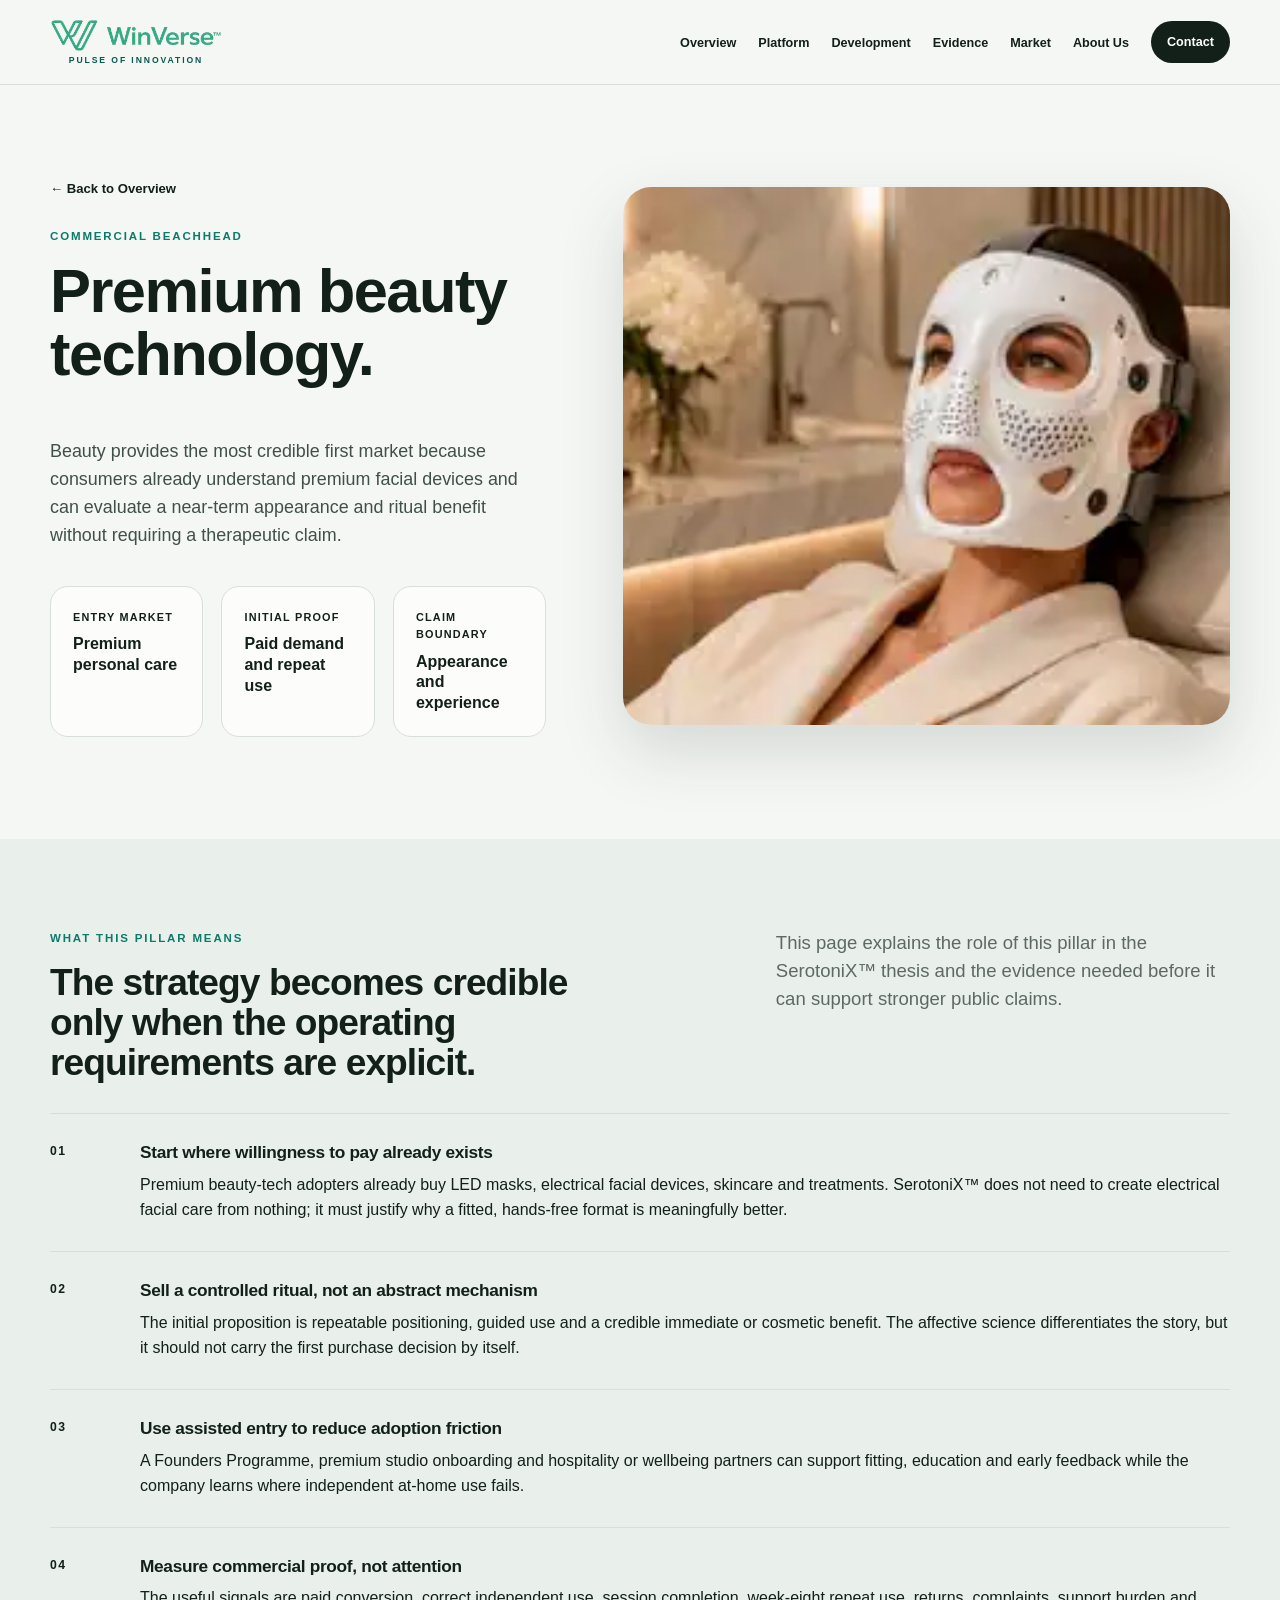
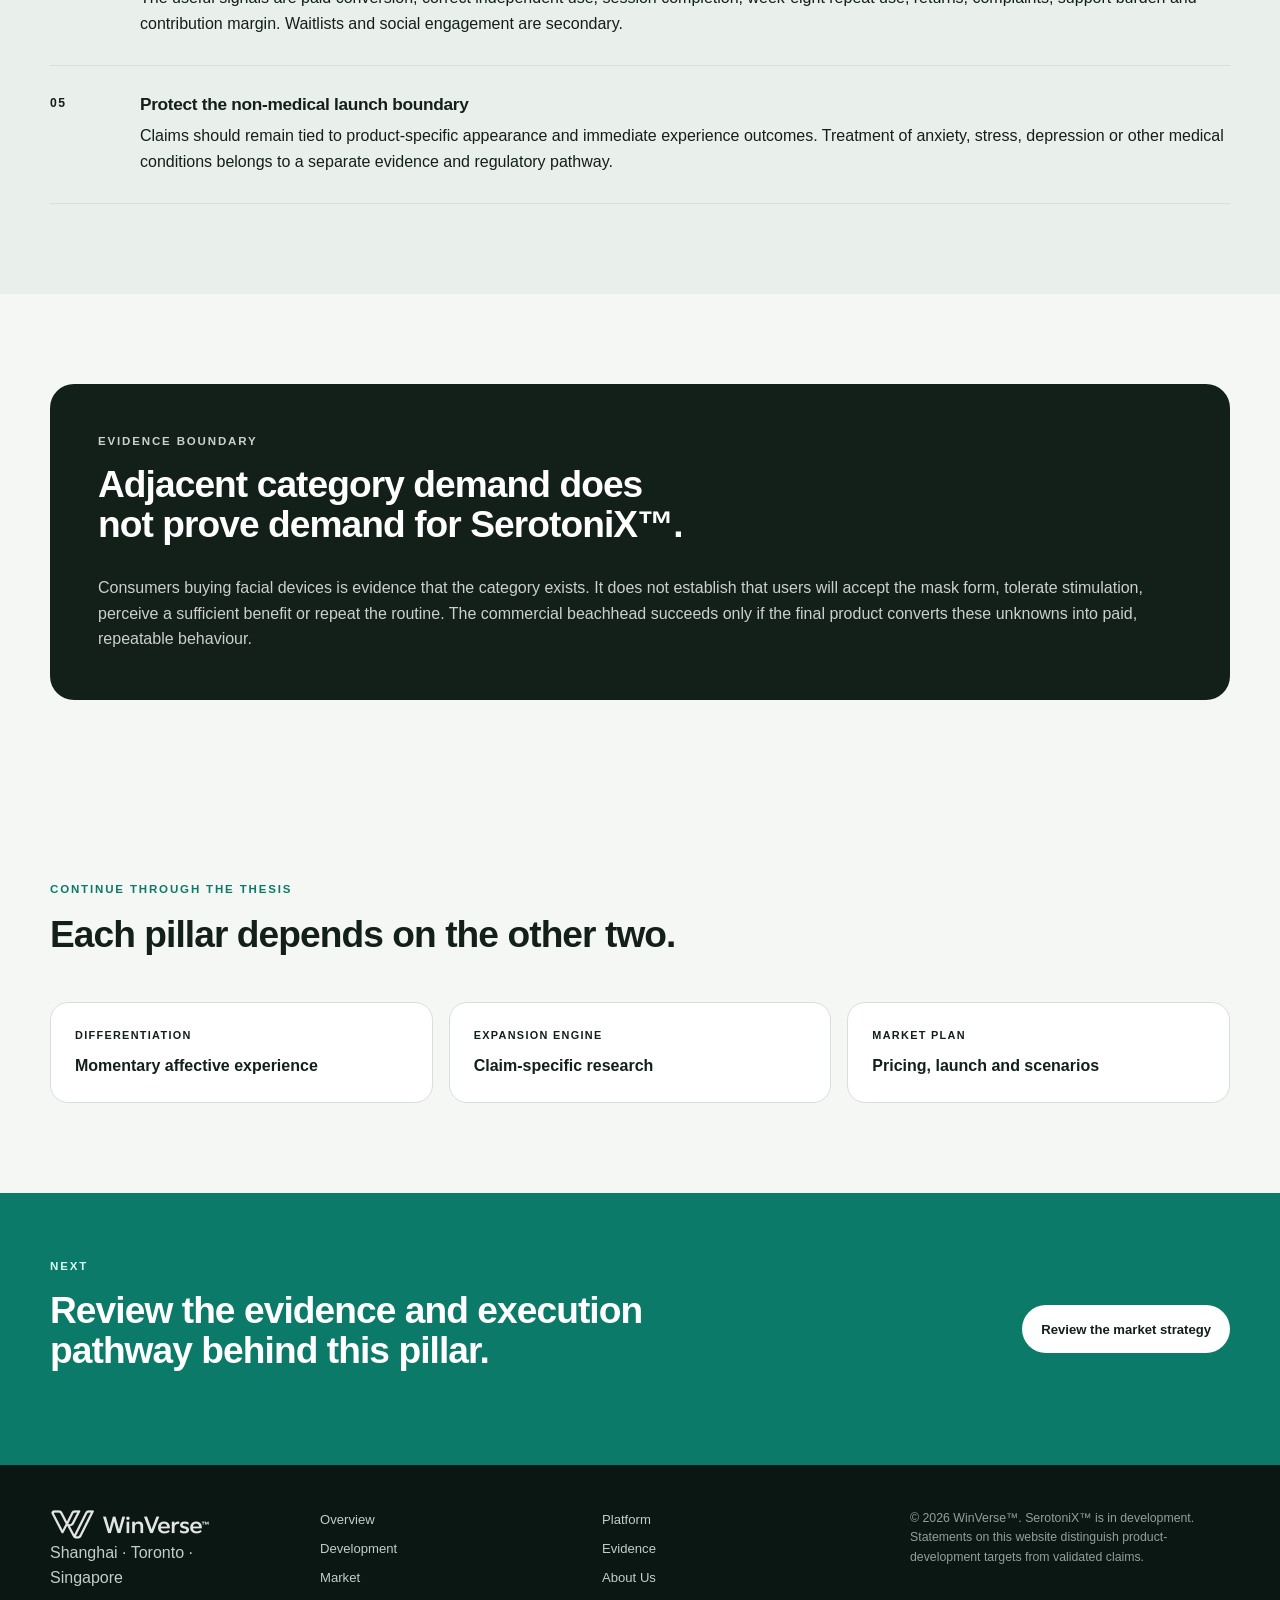
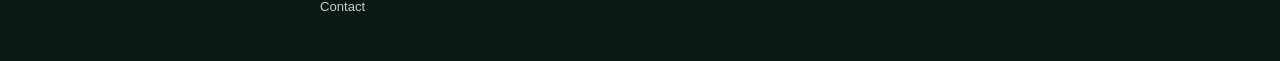
<file: commercial-beachhead.html>
<!doctype html>
<html lang="en">
<head>
  <meta charset="utf-8">
  <meta name="viewport" content="width=device-width, initial-scale=1, viewport-fit=cover">
  <meta name="theme-color" content="#f5f7f4">
  <meta name="description" content="Why premium beauty technology is the initial commercial beachhead for SerotoniX™.">
  <meta property="og:title" content="WinVerse™ — Commercial Beachhead">
  <meta property="og:description" content="Why premium beauty technology is the initial commercial beachhead for SerotoniX™.">
  <meta property="og:type" content="website">
  <title>WinVerse™ — Commercial Beachhead</title>
  <link rel="stylesheet" href="styles.css">
  <link rel="stylesheet" href="typography.css">
  <link rel="stylesheet" href="leadership.css">
  <link rel="stylesheet" href="pillar-visuals.css">
  <script defer src="script.js"></script>
</head>
<body class="subpage">
<a class="skip-link" href="#main">Skip to content</a>
<header class="site-header" data-header>
  <div class="shell header-inner">
    <a class="brand" href="index.html" aria-label="WinVerse home">
      <img class="brand-logo" src="assets/winverse-logo.webp" width="900" height="186" alt="WinVerse™">
      <span class="brand-tagline">Pulse of Innovation</span>
    </a>
    <button class="menu-button" type="button" aria-expanded="false" aria-controls="site-nav" data-menu-button>
      <span>Menu</span><span class="menu-icon" aria-hidden="true"><i></i><i></i></span>
    </button>
    <nav class="site-nav" id="site-nav" aria-label="Primary navigation" data-nav>
      <a href="overview.html">Overview</a>
      <a href="platform.html">Platform</a>
      <a href="development.html">Development</a>
      <a href="evidence.html">Evidence</a>
      <a href="market.html">Market</a>
      <a href="about.html">About Us</a>
      <a class="nav-cta" href="contact.html">Contact</a>
    </nav>
  </div>
</header>
<main id="main">
  <section class="pillar-detail-hero">
    <div class="shell pillar-detail-grid">
      <div class="pillar-detail-copy">
        <a class="pillar-back" href="overview.html">← Back to Overview</a>
        <p class="eyebrow">Commercial beachhead</p>
        <h1>Premium beauty technology.</h1>
        <p class="page-lede">Beauty provides the most credible first market because consumers already understand premium facial devices and can evaluate a near-term appearance and ritual benefit without requiring a therapeutic claim.</p>
        <div class="pillar-facts"><article class="pillar-fact"><span>Entry market</span><strong>Premium personal care</strong></article>
<article class="pillar-fact"><span>Initial proof</span><strong>Paid demand and repeat use</strong></article>
<article class="pillar-fact"><span>Claim boundary</span><strong>Appearance and experience</strong></article></div>
      </div>
      <div class="pillar-hero-image pillar-image-beauty" role="img" aria-label="SerotoniX wearable used in a premium beauty environment"></div>
    </div>
  </section>

  <section class="section section-tint">
    <div class="shell split-heading">
      <div><p class="eyebrow">What this pillar means</p><h2>The strategy becomes credible only when the operating requirements are explicit.</h2></div>
      <div class="prose"><p class="lead">This page explains the role of this pillar in the SerotoniX™ thesis and the evidence needed before it can support stronger public claims.</p></div>
    </div>
    <div class="shell pillar-list"><article><span>01</span><div><h3>Start where willingness to pay already exists</h3><p>Premium beauty-tech adopters already buy LED masks, electrical facial devices, skincare and treatments. SerotoniX™ does not need to create electrical facial care from nothing; it must justify why a fitted, hands-free format is meaningfully better.</p></div></article>
<article><span>02</span><div><h3>Sell a controlled ritual, not an abstract mechanism</h3><p>The initial proposition is repeatable positioning, guided use and a credible immediate or cosmetic benefit. The affective science differentiates the story, but it should not carry the first purchase decision by itself.</p></div></article>
<article><span>03</span><div><h3>Use assisted entry to reduce adoption friction</h3><p>A Founders Programme, premium studio onboarding and hospitality or wellbeing partners can support fitting, education and early feedback while the company learns where independent at-home use fails.</p></div></article>
<article><span>04</span><div><h3>Measure commercial proof, not attention</h3><p>The useful signals are paid conversion, correct independent use, session completion, week-eight repeat use, returns, complaints, support burden and contribution margin. Waitlists and social engagement are secondary.</p></div></article>
<article><span>05</span><div><h3>Protect the non-medical launch boundary</h3><p>Claims should remain tied to product-specific appearance and immediate experience outcomes. Treatment of anxiety, stress, depression or other medical conditions belongs to a separate evidence and regulatory pathway.</p></div></article></div>
  </section>

  <section class="section">
    <div class="shell pillar-boundary">
      <p class="eyebrow">Evidence boundary</p>
      <h2>Adjacent category demand does not prove demand for SerotoniX™.</h2>
      <p>Consumers buying facial devices is evidence that the category exists. It does not establish that users will accept the mask form, tolerate stimulation, perceive a sufficient benefit or repeat the routine. The commercial beachhead succeeds only if the final product converts these unknowns into paid, repeatable behaviour.</p>
    </div>
  </section>

  <section class="section">
    <div class="shell">
      <div class="section-heading narrow"><p class="eyebrow">Continue through the thesis</p><h2>Each pillar depends on the other two.</h2></div>
      <div class="pillar-next-grid"><a href="differentiation.html"><span class="pillar-kicker">Differentiation</span><strong>Momentary affective experience</strong></a>
<a href="expansion-engine.html"><span class="pillar-kicker">Expansion engine</span><strong>Claim-specific research</strong></a>
<a href="market.html"><span class="pillar-kicker">Market plan</span><strong>Pricing, launch and scenarios</strong></a></div>
    </div>
  </section>

  <section class="cta-band">
    <div class="shell"><div><p class="eyebrow">Next</p><h2>Review the evidence and execution pathway behind this pillar.</h2></div><a class="button button-light" href="market.html">Review the market strategy</a></div>
  </section>
</main>
<footer class="site-footer">
  <div class="shell footer-grid">
    <div>
      <img class="footer-logo" src="assets/winverse-logo.webp" width="900" height="186" alt="WinVerse™">
      <p>Shanghai · Toronto · Singapore</p>
    </div>
    <nav aria-label="Footer navigation">
      <a href="overview.html">Overview</a>
      <a href="platform.html">Platform</a>
      <a href="development.html">Development</a>
      <a href="evidence.html">Evidence</a>
      <a href="market.html">Market</a>
      <a href="about.html">About Us</a>
      <a href="contact.html">Contact</a>
    </nav>
    <p class="footer-note">© <span data-year></span> WinVerse™. SerotoniX™ is in development. Statements on this website distinguish product-development targets from validated claims.</p>
  </div>
</footer>
</body>
</html>
</file>
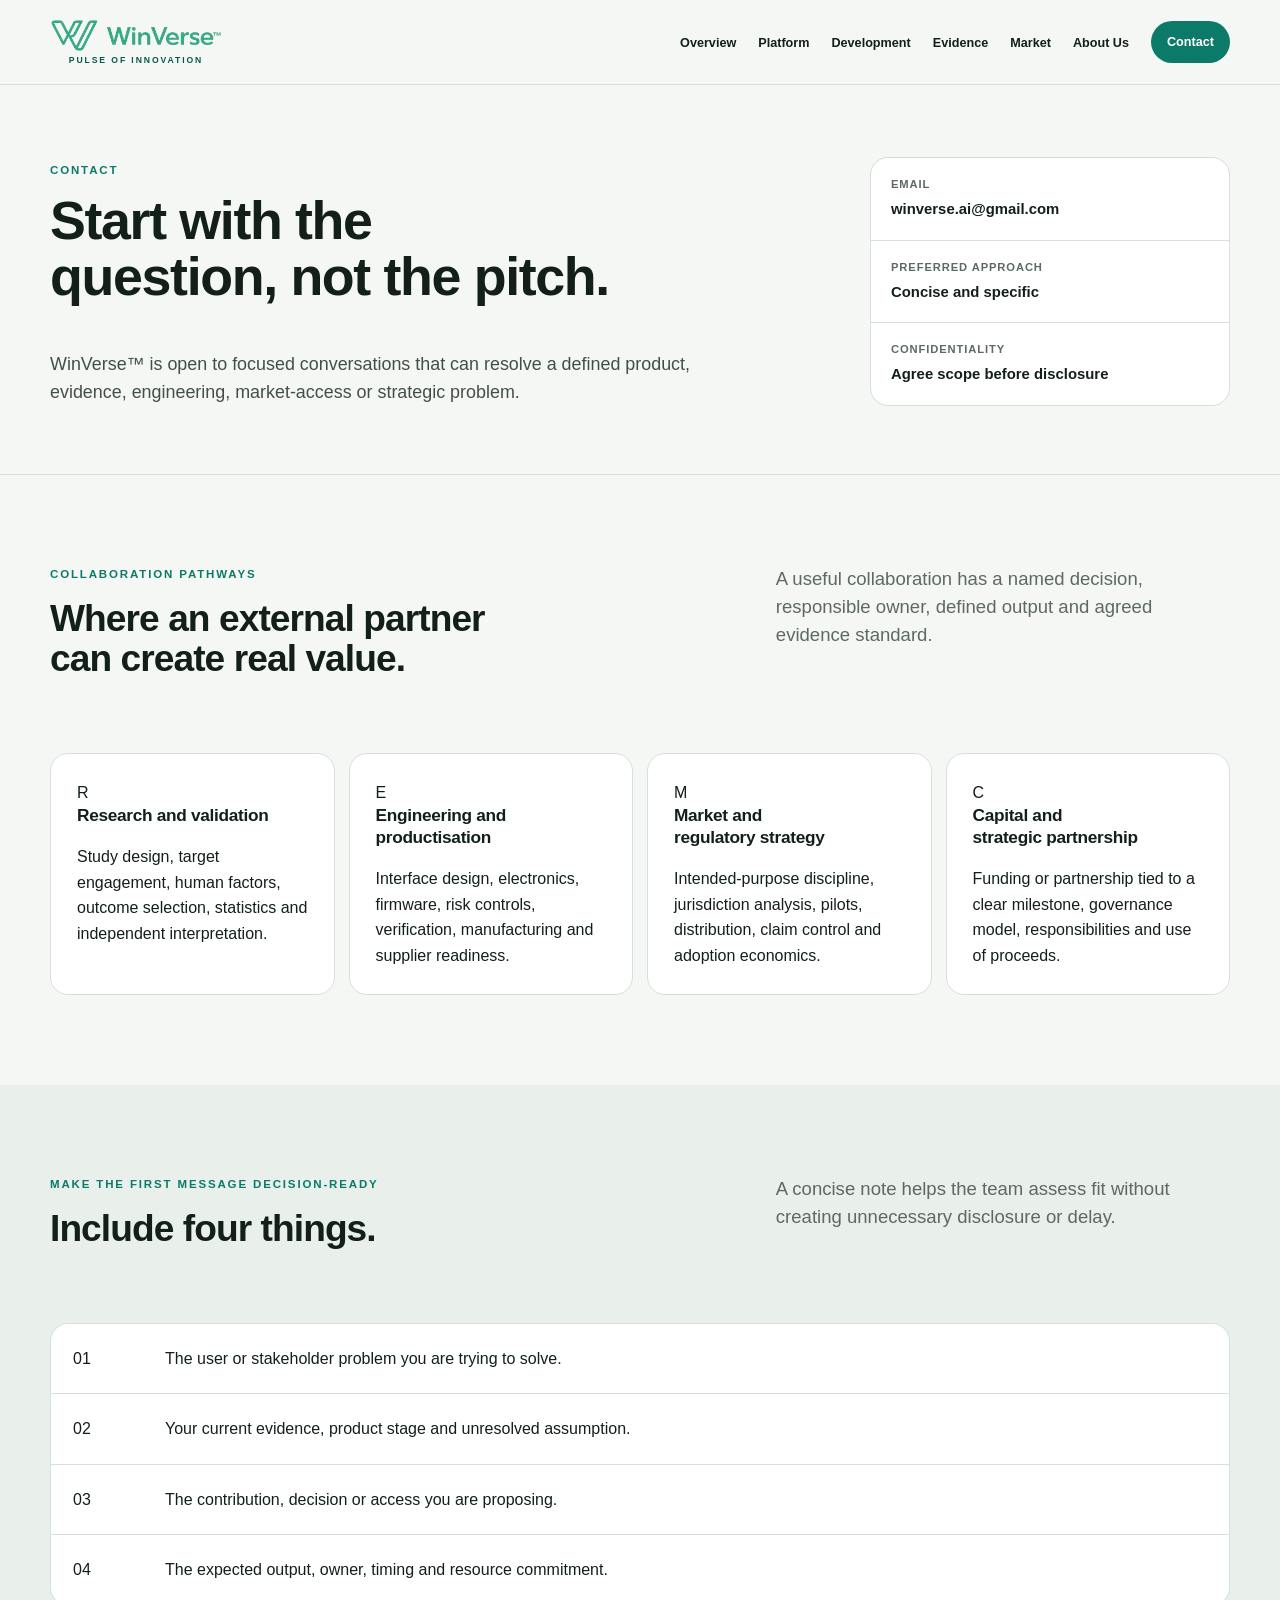
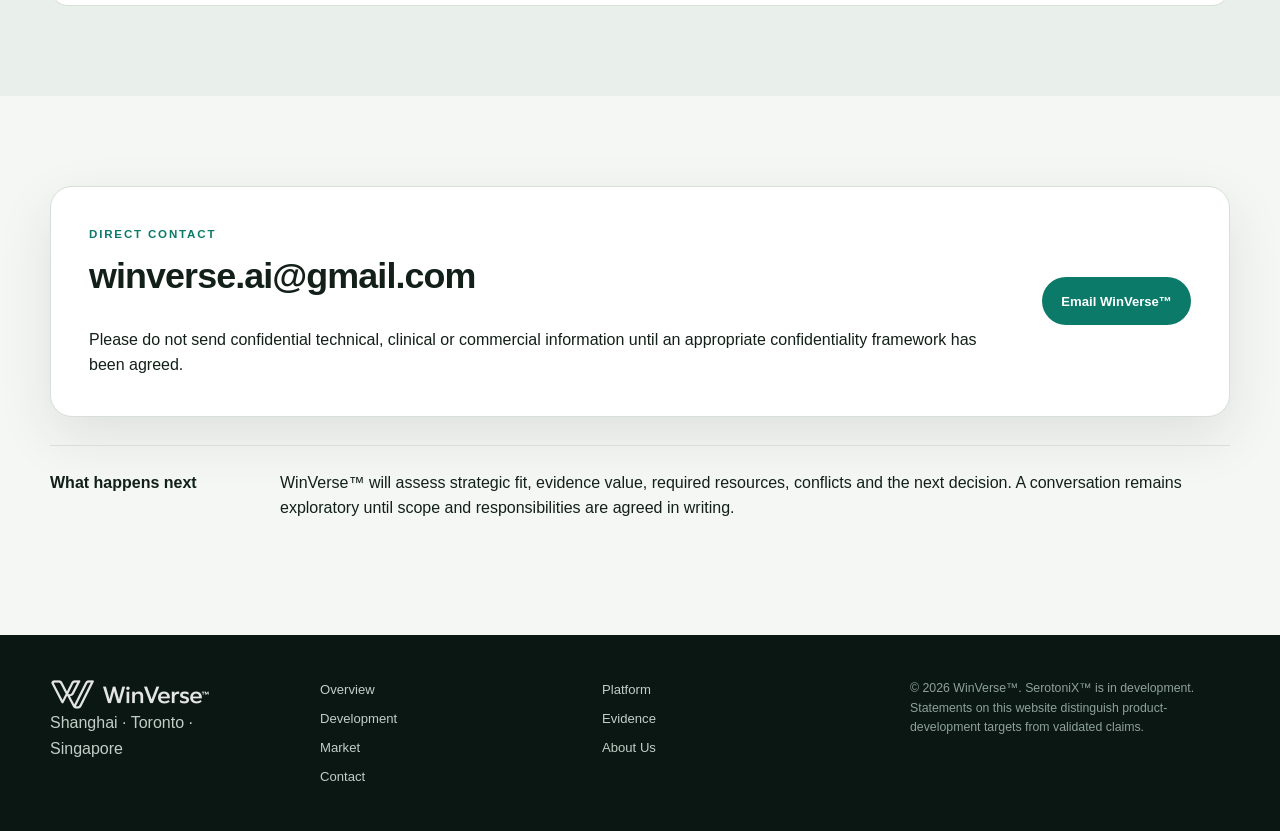
<file: contact.html>
<!doctype html><html lang="en"><head><meta charset="utf-8"><meta name="viewport" content="width=device-width, initial-scale=1, viewport-fit=cover"><meta name="theme-color" content="#f5f7f4"><meta name="description" content="Contact WinVerse™ about research, engineering, productisation, market access, investment or strategic collaboration."><meta property="og:title" content="WinVerse™ — Contact"><meta property="og:description" content="Contact WinVerse™ about research, engineering, productisation, market access, investment or strategic collaboration."><meta property="og:type" content="website"><title>WinVerse™ — Contact</title><link rel="stylesheet" href="styles.css"><link rel="stylesheet" href="typography.css"><link rel="stylesheet" href="leadership.css"><script defer src="script.js"></script></head><body class="subpage"><a class="skip-link" href="#main">Skip to content</a><header class="site-header" data-header><div class="shell header-inner"><a class="brand" href="index.html" aria-label="WinVerse home"><img class="brand-logo" src="assets/winverse-logo.webp" width="900" height="186" alt="WinVerse™"><span class="brand-tagline">Pulse of Innovation</span></a><button class="menu-button" type="button" aria-expanded="false" aria-controls="site-nav" data-menu-button><span>Menu</span><span class="menu-icon" aria-hidden="true"><i></i><i></i></span></button><nav class="site-nav" id="site-nav" aria-label="Primary navigation" data-nav><a href="overview.html">Overview</a><a href="platform.html">Platform</a><a href="development.html">Development</a><a href="evidence.html">Evidence</a><a href="market.html">Market</a><a href="about.html">About Us</a><a class="nav-cta is-active" href="contact.html" aria-current="page">Contact</a></nav></div></header><main id="main"><section class="page-hero"><div class="shell page-hero-grid"><div><p class="eyebrow">Contact</p><h1>Start with the question, not the pitch.</h1><p class="page-lede">WinVerse™ is open to focused conversations that can resolve a defined product, evidence, engineering, market-access or strategic problem.</p></div><aside class="page-meta"><div><span>Email</span><strong>winverse.ai@gmail.com</strong></div><div><span>Preferred approach</span><strong>Concise and specific</strong></div><div><span>Confidentiality</span><strong>Agree scope before disclosure</strong></div></aside></div></section><section class="section"><div class="shell split-heading"><div><p class="eyebrow">Collaboration pathways</p><h2>Where an external partner can create real value.</h2></div><div class="prose"><p class="lead">A useful collaboration has a named decision, responsible owner, defined output and agreed evidence standard.</p></div></div><div class="shell collaboration-grid"><article><span>R</span><h3>Research and validation</h3><p>Study design, target engagement, human factors, outcome selection, statistics and independent interpretation.</p></article><article><span>E</span><h3>Engineering and productisation</h3><p>Interface design, electronics, firmware, risk controls, verification, manufacturing and supplier readiness.</p></article><article><span>M</span><h3>Market and regulatory strategy</h3><p>Intended-purpose discipline, jurisdiction analysis, pilots, distribution, claim control and adoption economics.</p></article><article><span>C</span><h3>Capital and strategic partnership</h3><p>Funding or partnership tied to a clear milestone, governance model, responsibilities and use of proceeds.</p></article></div></section><section class="section section-tint"><div class="shell split-heading"><div><p class="eyebrow">Make the first message decision-ready</p><h2>Include four things.</h2></div><div class="prose"><p class="lead">A concise note helps the team assess fit without creating unnecessary disclosure or delay.</p></div></div><div class="shell submission-list"><div><span>01</span><p>The user or stakeholder problem you are trying to solve.</p></div><div><span>02</span><p>Your current evidence, product stage and unresolved assumption.</p></div><div><span>03</span><p>The contribution, decision or access you are proposing.</p></div><div><span>04</span><p>The expected output, owner, timing and resource commitment.</p></div></div></section><section class="section"><div class="shell contact-panel"><div><p class="eyebrow">Direct contact</p><h2>winverse.ai@gmail.com</h2><p>Please do not send confidential technical, clinical or commercial information until an appropriate confidentiality framework has been agreed.</p></div><a class="button button-primary" href="mailto:winverse.ai@gmail.com?subject=WinVerse%20collaboration%20enquiry">Email WinVerse™</a></div><div class="shell next-step"><strong>What happens next</strong><p>WinVerse™ will assess strategic fit, evidence value, required resources, conflicts and the next decision. A conversation remains exploratory until scope and responsibilities are agreed in writing.</p></div></section></main><footer class="site-footer"><div class="shell footer-grid"><div><img class="footer-logo" src="assets/winverse-logo.webp" width="900" height="186" alt="WinVerse™"><p>Shanghai · Toronto · Singapore</p></div><nav aria-label="Footer navigation"><a href="overview.html">Overview</a><a href="platform.html">Platform</a><a href="development.html">Development</a><a href="evidence.html">Evidence</a><a href="market.html">Market</a><a href="about.html">About Us</a><a href="contact.html">Contact</a></nav><p class="footer-note">© <span data-year></span> WinVerse™. SerotoniX™ is in development. Statements on this website distinguish product-development targets from validated claims.</p></div></footer></body></html>
</file>
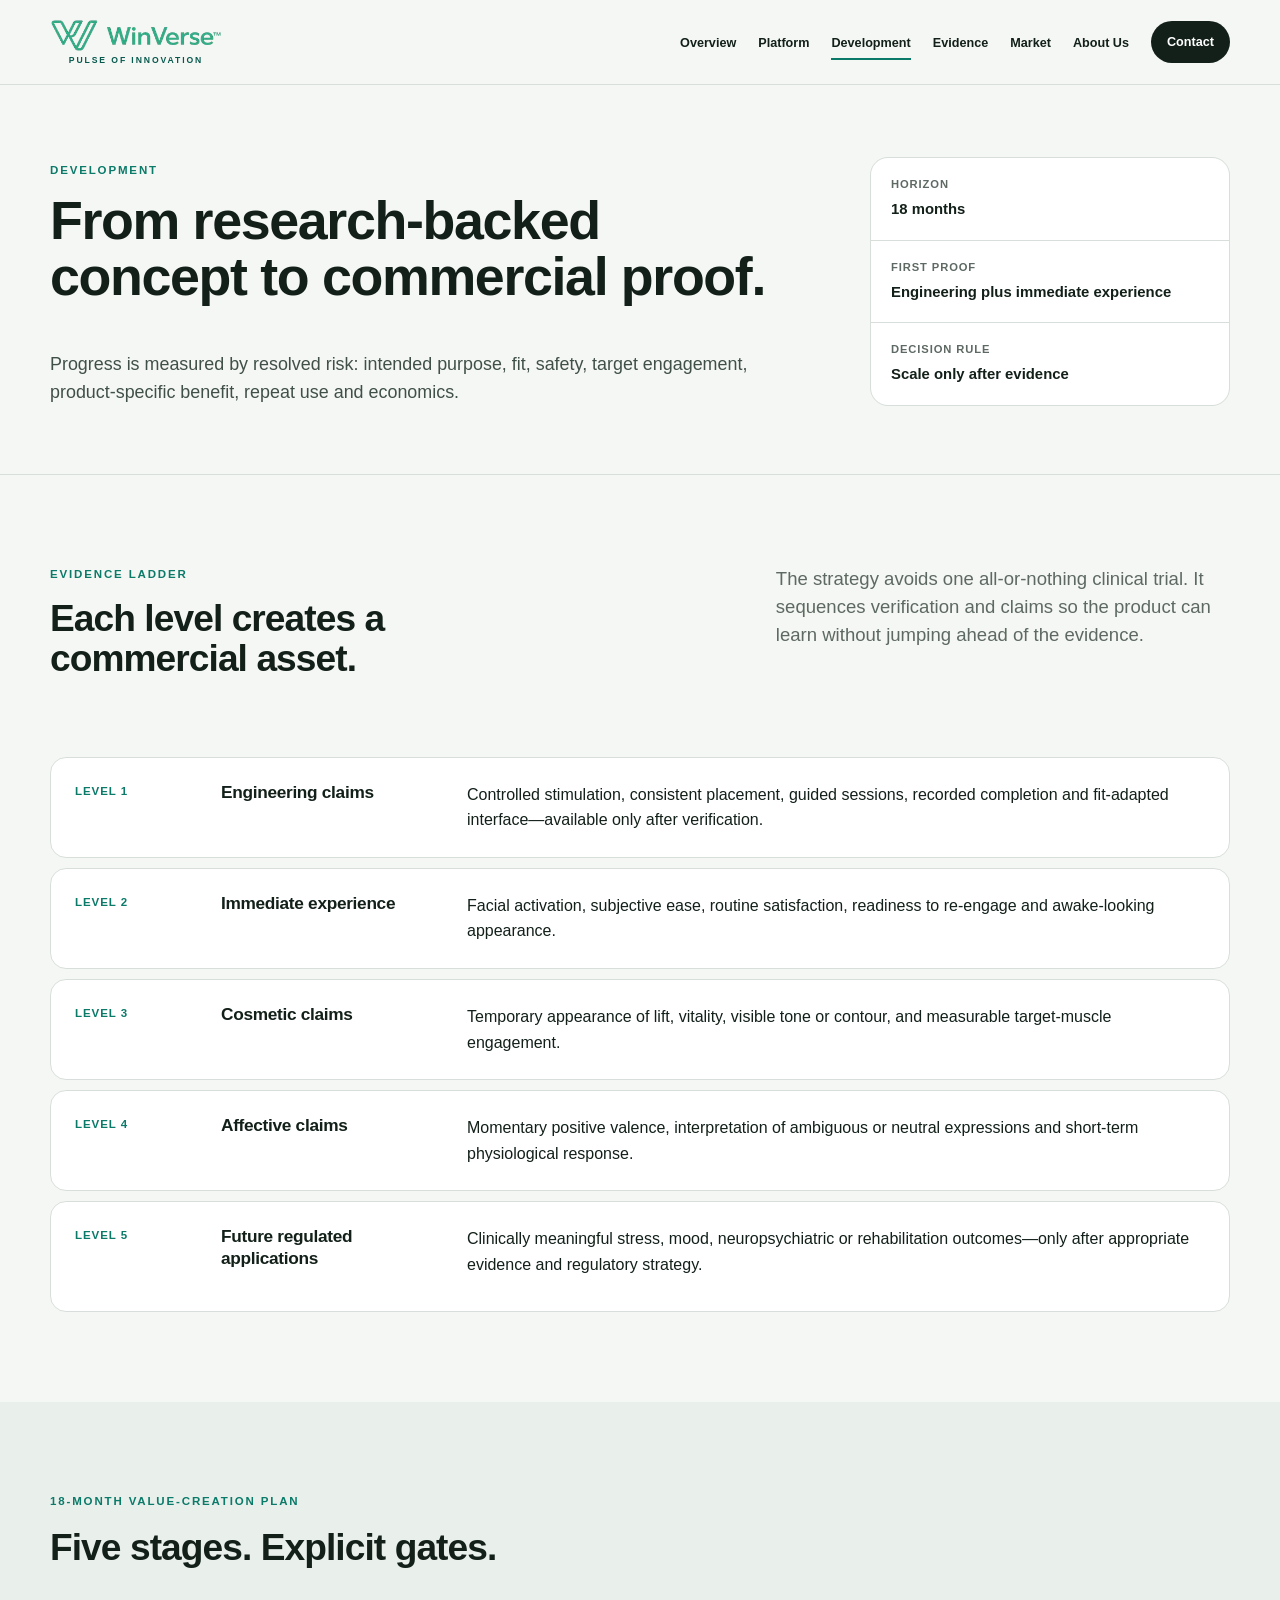
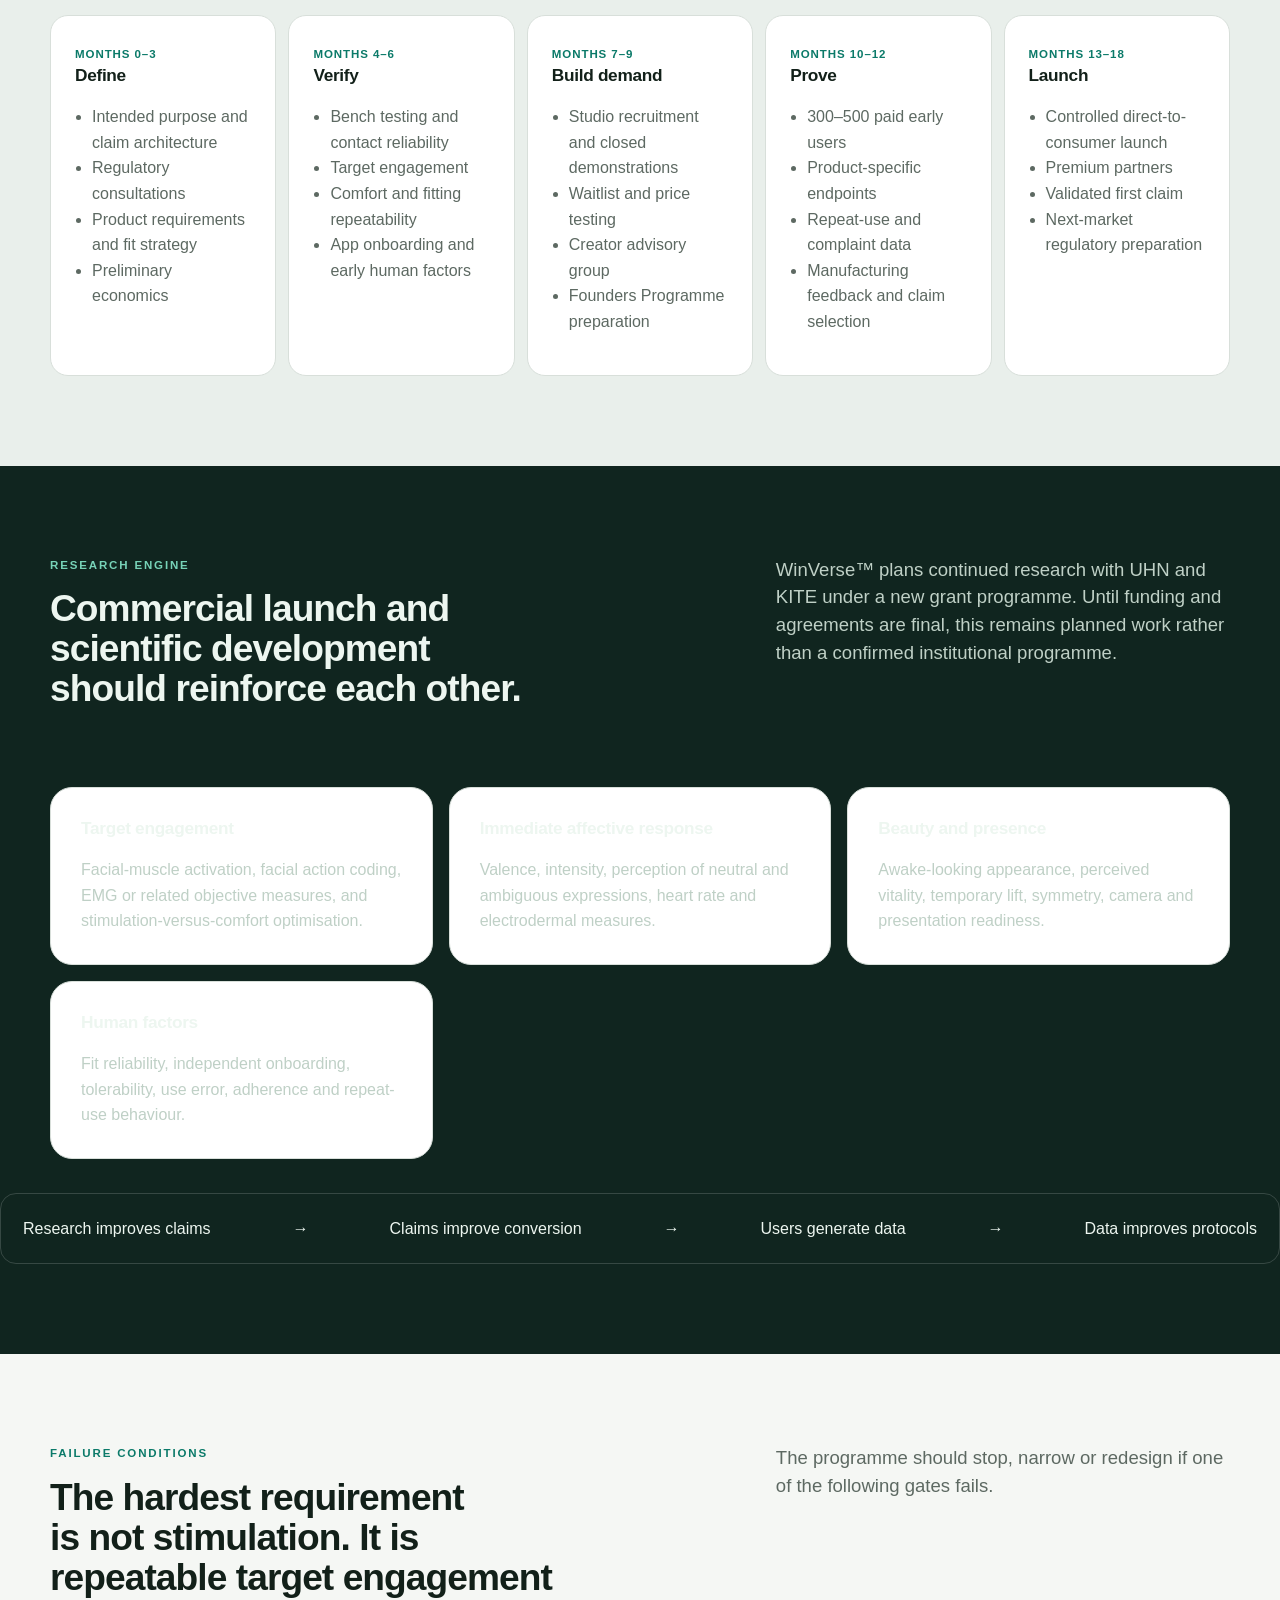
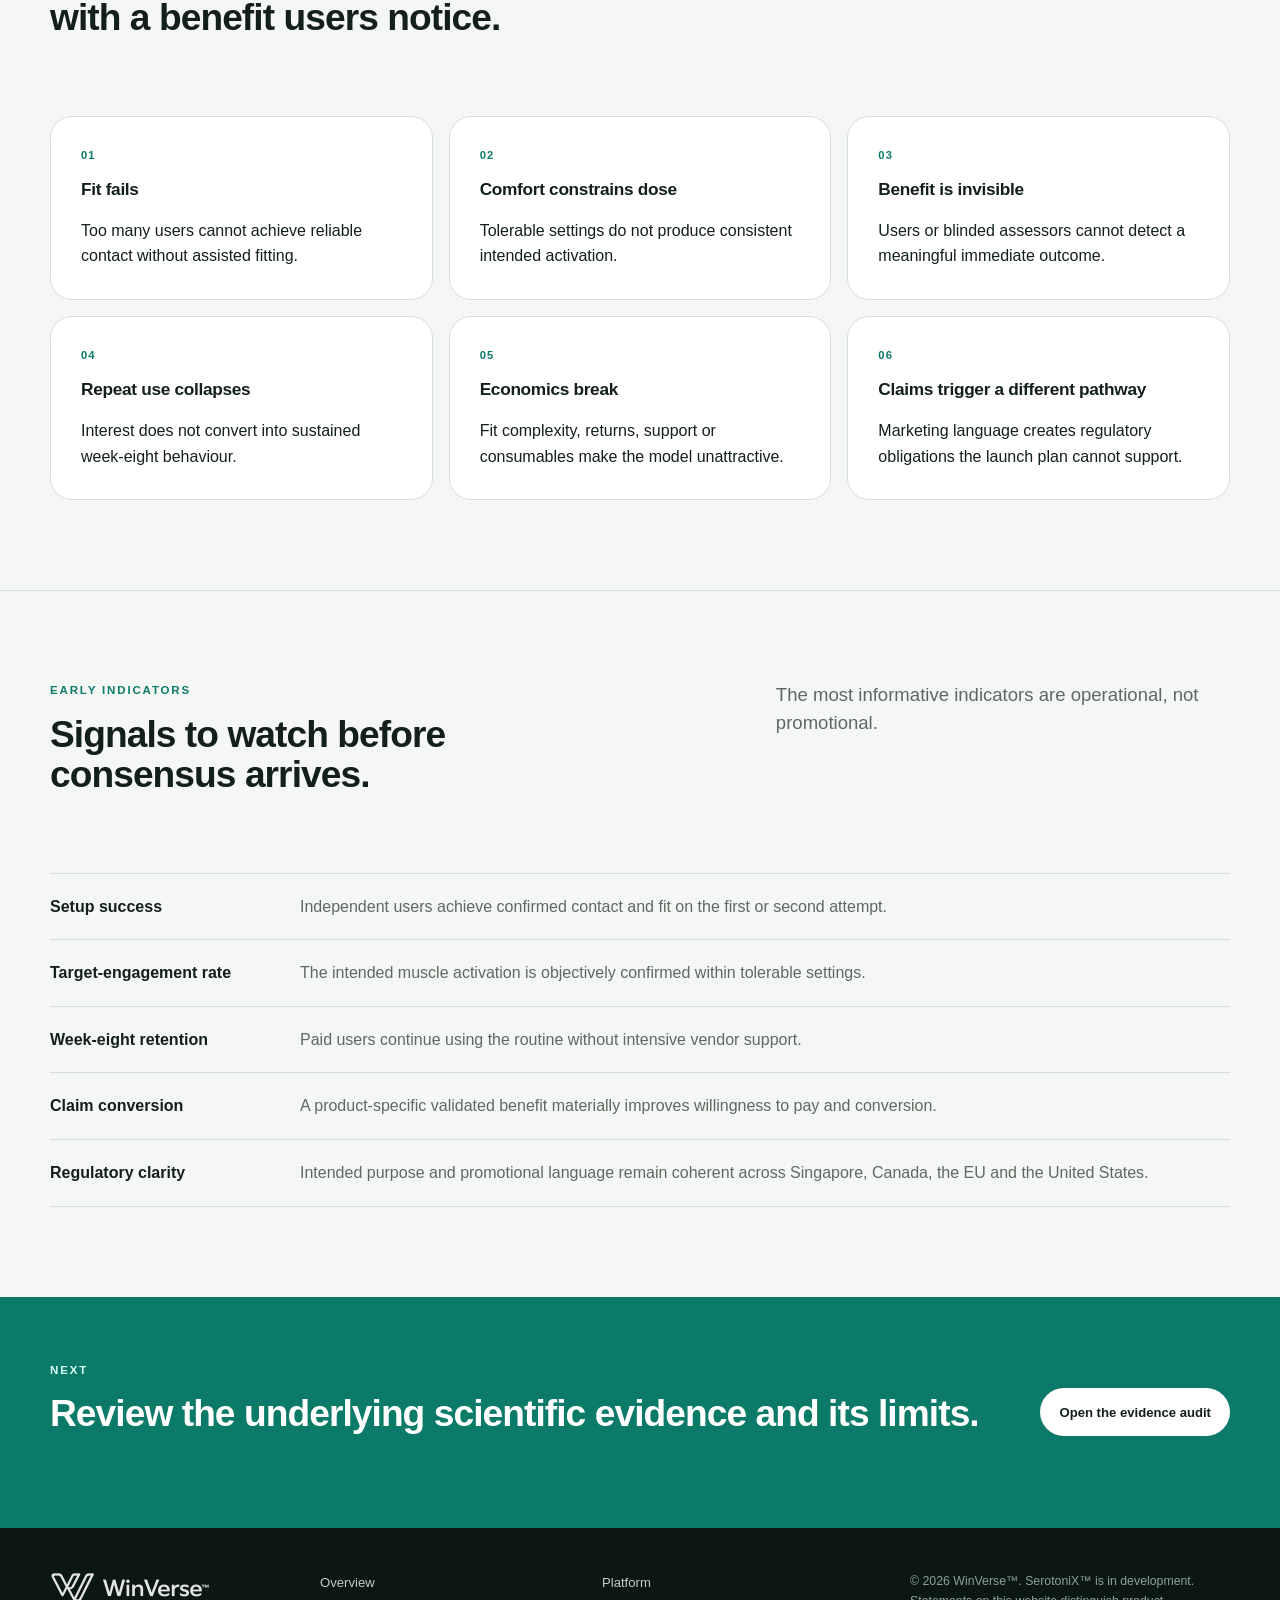
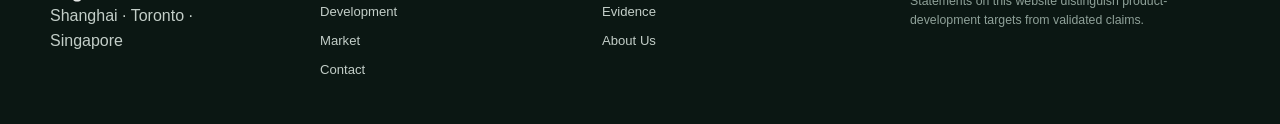
<file: development.html>
<!doctype html><html lang="en"><head><meta charset="utf-8"><meta name="viewport" content="width=device-width, initial-scale=1, viewport-fit=cover"><meta name="theme-color" content="#f5f7f4"><meta name="description" content="The evidence ladder, 18-month plan, research workstreams and failure conditions for SerotoniX™."><meta property="og:title" content="WinVerse™ — SerotoniX™ Development"><meta property="og:description" content="The evidence ladder, 18-month plan, research workstreams and failure conditions for SerotoniX™."><meta property="og:type" content="website"><title>WinVerse™ — SerotoniX™ Development</title><link rel="stylesheet" href="styles.css"><link rel="stylesheet" href="typography.css"><link rel="stylesheet" href="leadership.css"><script defer src="script.js"></script></head><body class="subpage"><a class="skip-link" href="#main">Skip to content</a><header class="site-header" data-header><div class="shell header-inner"><a class="brand" href="index.html" aria-label="WinVerse home"><img class="brand-logo" src="assets/winverse-logo.webp" width="900" height="186" alt="WinVerse™"><span class="brand-tagline">Pulse of Innovation</span></a><button class="menu-button" type="button" aria-expanded="false" aria-controls="site-nav" data-menu-button><span>Menu</span><span class="menu-icon" aria-hidden="true"><i></i><i></i></span></button><nav class="site-nav" id="site-nav" aria-label="Primary navigation" data-nav><a href="overview.html">Overview</a><a href="platform.html">Platform</a><a href="development.html" class="is-active" aria-current="page">Development</a><a href="evidence.html">Evidence</a><a href="market.html">Market</a><a href="about.html">About Us</a><a class="nav-cta" href="contact.html">Contact</a></nav></div></header><main id="main"><section class="page-hero"><div class="shell page-hero-grid"><div><p class="eyebrow">Development</p><h1>From research-backed concept to commercial proof.</h1><p class="page-lede">Progress is measured by resolved risk: intended purpose, fit, safety, target engagement, product-specific benefit, repeat use and economics.</p></div><aside class="page-meta"><div><span>Horizon</span><strong>18 months</strong></div><div><span>First proof</span><strong>Engineering plus immediate experience</strong></div><div><span>Decision rule</span><strong>Scale only after evidence</strong></div></aside></div></section><section class="section"><div class="shell split-heading"><div><p class="eyebrow">Evidence ladder</p><h2>Each level creates a commercial asset.</h2></div><div class="prose"><p class="lead">The strategy avoids one all-or-nothing clinical trial. It sequences verification and claims so the product can learn without jumping ahead of the evidence.</p></div></div><div class="shell evidence-ladder"><article><span>Level 1</span><h3>Engineering claims</h3><p>Controlled stimulation, consistent placement, guided sessions, recorded completion and fit-adapted interface—available only after verification.</p></article><article><span>Level 2</span><h3>Immediate experience</h3><p>Facial activation, subjective ease, routine satisfaction, readiness to re-engage and awake-looking appearance.</p></article><article><span>Level 3</span><h3>Cosmetic claims</h3><p>Temporary appearance of lift, vitality, visible tone or contour, and measurable target-muscle engagement.</p></article><article><span>Level 4</span><h3>Affective claims</h3><p>Momentary positive valence, interpretation of ambiguous or neutral expressions and short-term physiological response.</p></article><article><span>Level 5</span><h3>Future regulated applications</h3><p>Clinically meaningful stress, mood, neuropsychiatric or rehabilitation outcomes—only after appropriate evidence and regulatory strategy.</p></article></div></section><section class="section section-tint"><div class="shell"><div class="section-heading narrow"><p class="eyebrow">18-month value-creation plan</p><h2>Five stages. Explicit gates.</h2></div><div class="timeline"><article><span>Months 0–3</span><h3>Define</h3><ul><li>Intended purpose and claim architecture</li><li>Regulatory consultations</li><li>Product requirements and fit strategy</li><li>Preliminary economics</li></ul></article><article><span>Months 4–6</span><h3>Verify</h3><ul><li>Bench testing and contact reliability</li><li>Target engagement</li><li>Comfort and fitting repeatability</li><li>App onboarding and early human factors</li></ul></article><article><span>Months 7–9</span><h3>Build demand</h3><ul><li>Studio recruitment and closed demonstrations</li><li>Waitlist and price testing</li><li>Creator advisory group</li><li>Founders Programme preparation</li></ul></article><article><span>Months 10–12</span><h3>Prove</h3><ul><li>300–500 paid early users</li><li>Product-specific endpoints</li><li>Repeat-use and complaint data</li><li>Manufacturing feedback and claim selection</li></ul></article><article><span>Months 13–18</span><h3>Launch</h3><ul><li>Controlled direct-to-consumer launch</li><li>Premium partners</li><li>Validated first claim</li><li>Next-market regulatory preparation</li></ul></article></div></div></section><section class="section section-dark"><div class="shell split-heading"><div><p class="eyebrow">Research engine</p><h2>Commercial launch and scientific development should reinforce each other.</h2></div><div class="prose"><p class="lead">WinVerse™ plans continued research with UHN and KITE under a new grant programme. Until funding and agreements are final, this remains planned work rather than a confirmed institutional programme.</p></div></div><div class="shell research-grid"><article><h3>Target engagement</h3><p>Facial-muscle activation, facial action coding, EMG or related objective measures, and stimulation-versus-comfort optimisation.</p></article><article><h3>Immediate affective response</h3><p>Valence, intensity, perception of neutral and ambiguous expressions, heart rate and electrodermal measures.</p></article><article><h3>Beauty and presence</h3><p>Awake-looking appearance, perceived vitality, temporary lift, symmetry, camera and presentation readiness.</p></article><article><h3>Human factors</h3><p>Fit reliability, independent onboarding, tolerability, use error, adherence and repeat-use behaviour.</p></article></div><div class="flywheel"><span>Research improves claims</span><i>→</i><span>Claims improve conversion</span><i>→</i><span>Users generate data</span><i>→</i><span>Data improves protocols</span></div></section><section class="section"><div class="shell split-heading"><div><p class="eyebrow">Failure conditions</p><h2>The hardest requirement is not stimulation. It is repeatable target engagement with a benefit users notice.</h2></div><div class="prose"><p class="lead">The programme should stop, narrow or redesign if one of the following gates fails.</p></div></div><div class="shell risk-grid"><article><span>01</span><h3>Fit fails</h3><p>Too many users cannot achieve reliable contact without assisted fitting.</p></article><article><span>02</span><h3>Comfort constrains dose</h3><p>Tolerable settings do not produce consistent intended activation.</p></article><article><span>03</span><h3>Benefit is invisible</h3><p>Users or blinded assessors cannot detect a meaningful immediate outcome.</p></article><article><span>04</span><h3>Repeat use collapses</h3><p>Interest does not convert into sustained week-eight behaviour.</p></article><article><span>05</span><h3>Economics break</h3><p>Fit complexity, returns, support or consumables make the model unattractive.</p></article><article><span>06</span><h3>Claims trigger a different pathway</h3><p>Marketing language creates regulatory obligations the launch plan cannot support.</p></article></div></section><section class="section section-rule"><div class="shell split-heading"><div><p class="eyebrow">Early indicators</p><h2>Signals to watch before consensus arrives.</h2></div><div class="prose"><p class="lead">The most informative indicators are operational, not promotional.</p></div></div><div class="shell indicator-list"><div><strong>Setup success</strong><p>Independent users achieve confirmed contact and fit on the first or second attempt.</p></div><div><strong>Target-engagement rate</strong><p>The intended muscle activation is objectively confirmed within tolerable settings.</p></div><div><strong>Week-eight retention</strong><p>Paid users continue using the routine without intensive vendor support.</p></div><div><strong>Claim conversion</strong><p>A product-specific validated benefit materially improves willingness to pay and conversion.</p></div><div><strong>Regulatory clarity</strong><p>Intended purpose and promotional language remain coherent across Singapore, Canada, the EU and the United States.</p></div></div></section><section class="cta-band"><div class="shell"><div><p class="eyebrow">Next</p><h2>Review the underlying scientific evidence and its limits.</h2></div><a class="button button-light" href="evidence.html">Open the evidence audit</a></div></section></main><footer class="site-footer"><div class="shell footer-grid"><div><img class="footer-logo" src="assets/winverse-logo.webp" width="900" height="186" alt="WinVerse™"><p>Shanghai · Toronto · Singapore</p></div><nav aria-label="Footer navigation"><a href="overview.html">Overview</a><a href="platform.html">Platform</a><a href="development.html">Development</a><a href="evidence.html">Evidence</a><a href="market.html">Market</a><a href="about.html">About Us</a><a href="contact.html">Contact</a></nav><p class="footer-note">© <span data-year></span> WinVerse™. SerotoniX™ is in development. Statements on this website distinguish product-development targets from validated claims.</p></div></footer></body></html>
</file>
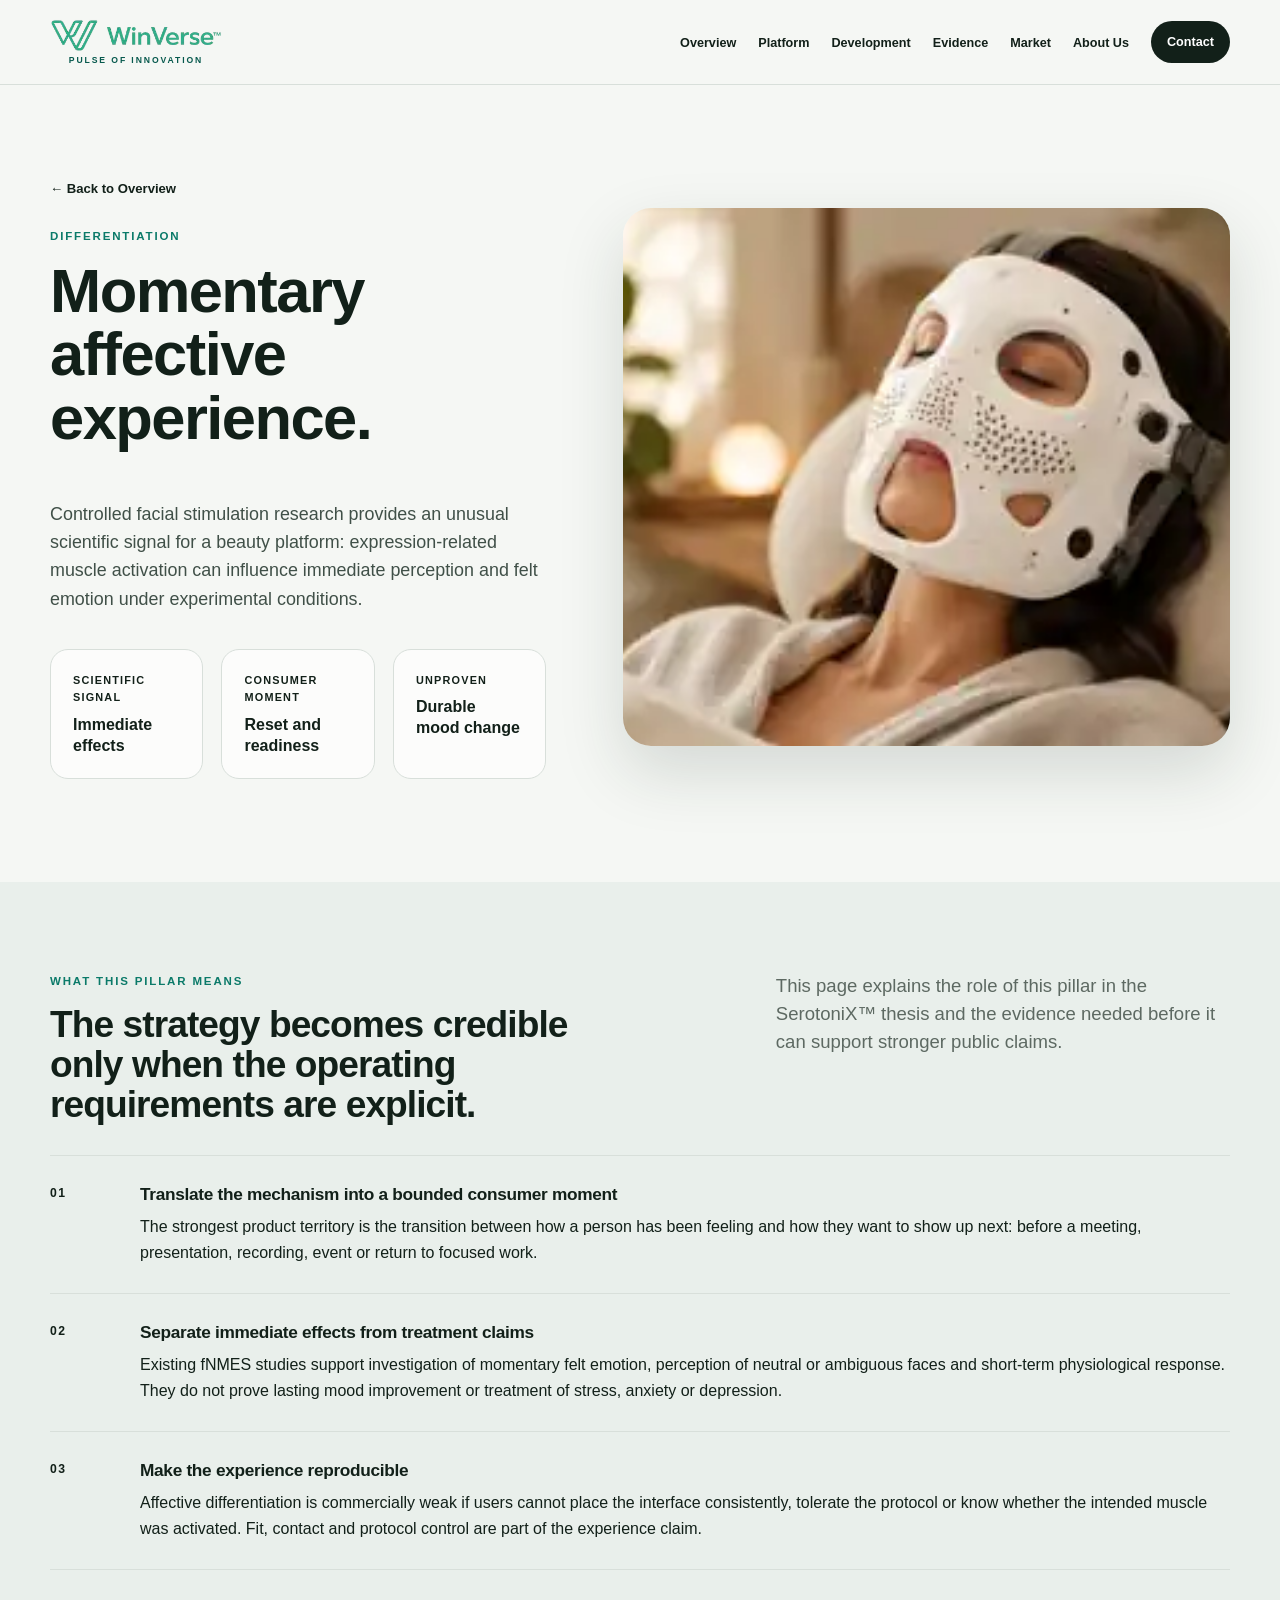
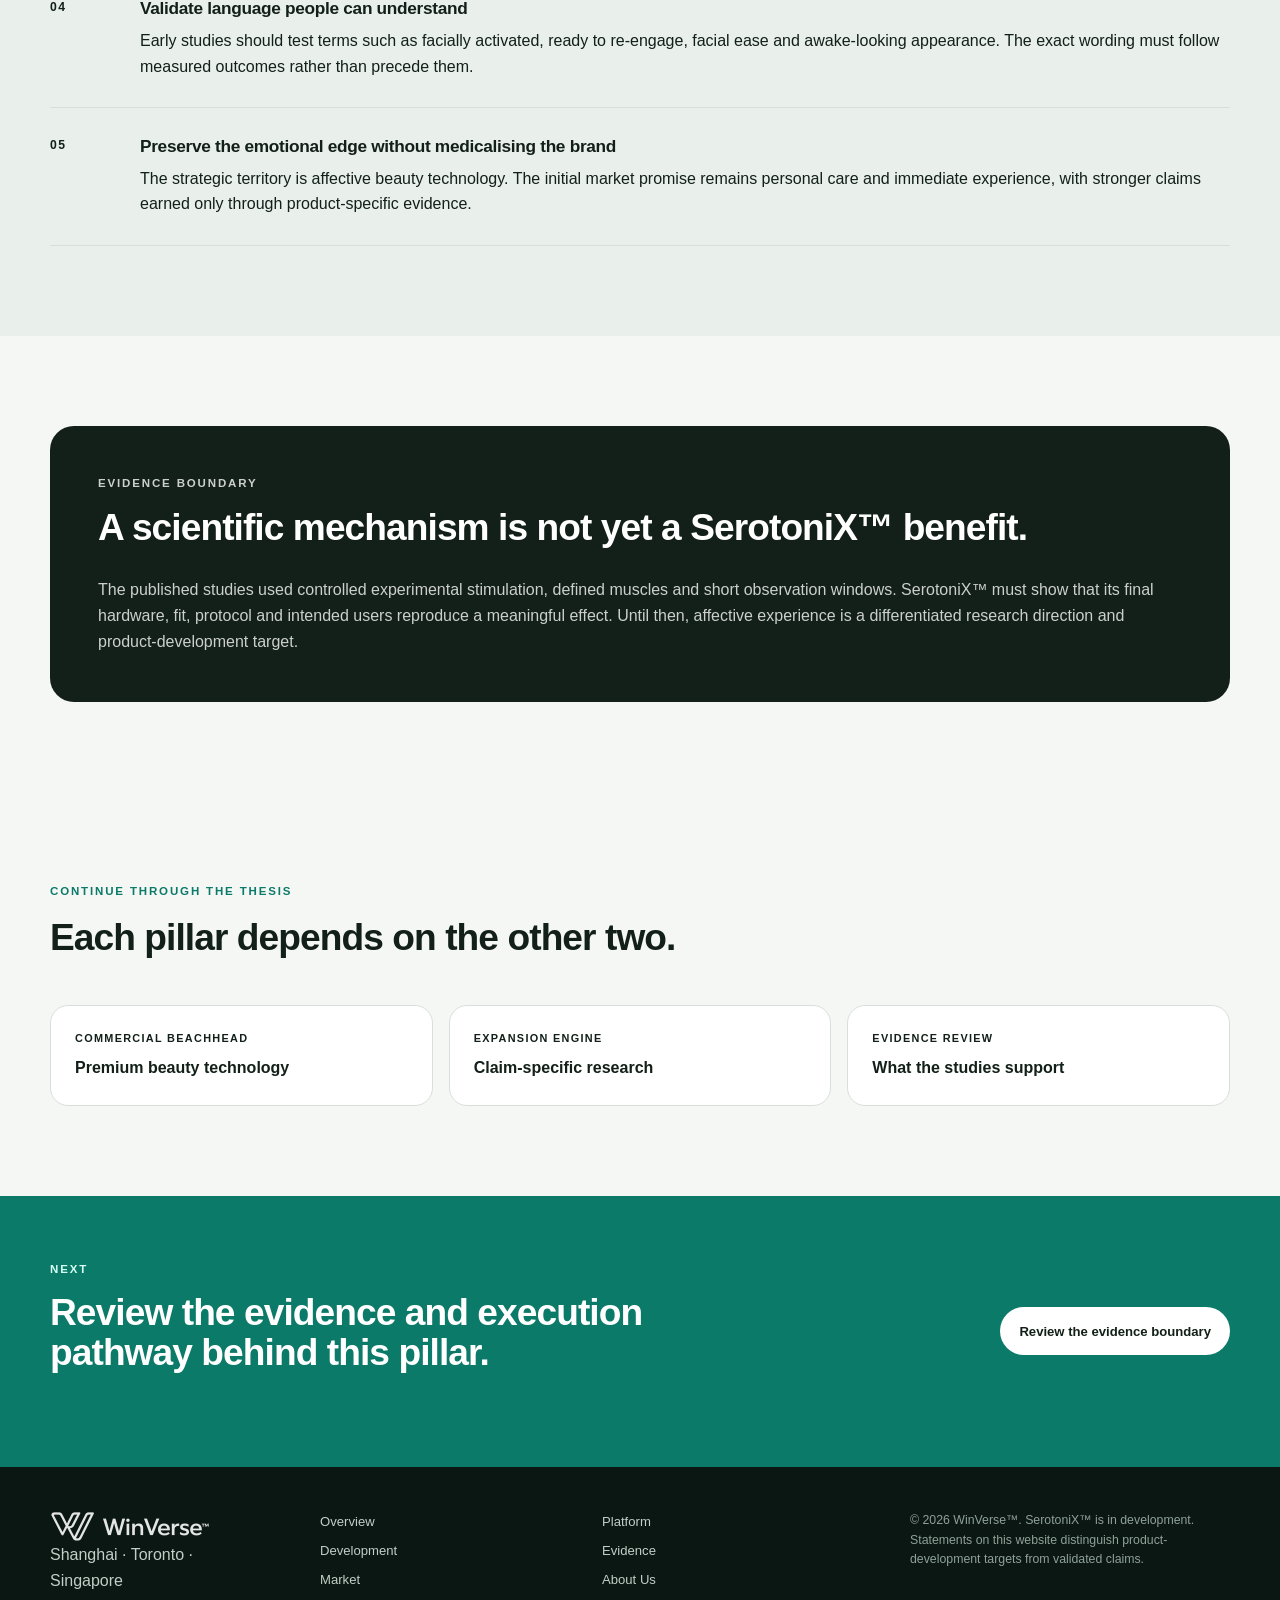
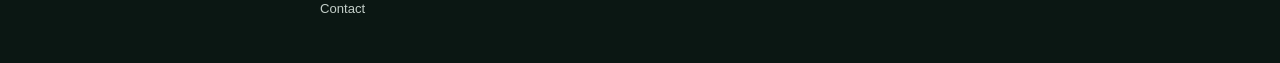
<file: differentiation.html>
<!doctype html>
<html lang="en">
<head>
  <meta charset="utf-8">
  <meta name="viewport" content="width=device-width, initial-scale=1, viewport-fit=cover">
  <meta name="theme-color" content="#f5f7f4">
  <meta name="description" content="How momentary affective experience differentiates SerotoniX™ without overstating therapeutic evidence.">
  <meta property="og:title" content="WinVerse™ — Differentiation">
  <meta property="og:description" content="How momentary affective experience differentiates SerotoniX™ without overstating therapeutic evidence.">
  <meta property="og:type" content="website">
  <title>WinVerse™ — Differentiation</title>
  <link rel="stylesheet" href="styles.css">
  <link rel="stylesheet" href="typography.css">
  <link rel="stylesheet" href="leadership.css">
  <link rel="stylesheet" href="pillar-visuals.css">
  <script defer src="script.js"></script>
</head>
<body class="subpage">
<a class="skip-link" href="#main">Skip to content</a>
<header class="site-header" data-header>
  <div class="shell header-inner">
    <a class="brand" href="index.html" aria-label="WinVerse home">
      <img class="brand-logo" src="assets/winverse-logo.webp" width="900" height="186" alt="WinVerse™">
      <span class="brand-tagline">Pulse of Innovation</span>
    </a>
    <button class="menu-button" type="button" aria-expanded="false" aria-controls="site-nav" data-menu-button>
      <span>Menu</span><span class="menu-icon" aria-hidden="true"><i></i><i></i></span>
    </button>
    <nav class="site-nav" id="site-nav" aria-label="Primary navigation" data-nav>
      <a href="overview.html">Overview</a>
      <a href="platform.html">Platform</a>
      <a href="development.html">Development</a>
      <a href="evidence.html">Evidence</a>
      <a href="market.html">Market</a>
      <a href="about.html">About Us</a>
      <a class="nav-cta" href="contact.html">Contact</a>
    </nav>
  </div>
</header>
<main id="main">
  <section class="pillar-detail-hero">
    <div class="shell pillar-detail-grid">
      <div class="pillar-detail-copy">
        <a class="pillar-back" href="overview.html">← Back to Overview</a>
        <p class="eyebrow">Differentiation</p>
        <h1>Momentary affective experience.</h1>
        <p class="page-lede">Controlled facial stimulation research provides an unusual scientific signal for a beauty platform: expression-related muscle activation can influence immediate perception and felt emotion under experimental conditions.</p>
        <div class="pillar-facts"><article class="pillar-fact"><span>Scientific signal</span><strong>Immediate effects</strong></article>
<article class="pillar-fact"><span>Consumer moment</span><strong>Reset and readiness</strong></article>
<article class="pillar-fact"><span>Unproven</span><strong>Durable mood change</strong></article></div>
      </div>
      <div class="pillar-hero-image pillar-image-affective" role="img" aria-label="SerotoniX wearable used during a calm personal reset"></div>
    </div>
  </section>

  <section class="section section-tint">
    <div class="shell split-heading">
      <div><p class="eyebrow">What this pillar means</p><h2>The strategy becomes credible only when the operating requirements are explicit.</h2></div>
      <div class="prose"><p class="lead">This page explains the role of this pillar in the SerotoniX™ thesis and the evidence needed before it can support stronger public claims.</p></div>
    </div>
    <div class="shell pillar-list"><article><span>01</span><div><h3>Translate the mechanism into a bounded consumer moment</h3><p>The strongest product territory is the transition between how a person has been feeling and how they want to show up next: before a meeting, presentation, recording, event or return to focused work.</p></div></article>
<article><span>02</span><div><h3>Separate immediate effects from treatment claims</h3><p>Existing fNMES studies support investigation of momentary felt emotion, perception of neutral or ambiguous faces and short-term physiological response. They do not prove lasting mood improvement or treatment of stress, anxiety or depression.</p></div></article>
<article><span>03</span><div><h3>Make the experience reproducible</h3><p>Affective differentiation is commercially weak if users cannot place the interface consistently, tolerate the protocol or know whether the intended muscle was activated. Fit, contact and protocol control are part of the experience claim.</p></div></article>
<article><span>04</span><div><h3>Validate language people can understand</h3><p>Early studies should test terms such as facially activated, ready to re-engage, facial ease and awake-looking appearance. The exact wording must follow measured outcomes rather than precede them.</p></div></article>
<article><span>05</span><div><h3>Preserve the emotional edge without medicalising the brand</h3><p>The strategic territory is affective beauty technology. The initial market promise remains personal care and immediate experience, with stronger claims earned only through product-specific evidence.</p></div></article></div>
  </section>

  <section class="section">
    <div class="shell pillar-boundary">
      <p class="eyebrow">Evidence boundary</p>
      <h2>A scientific mechanism is not yet a SerotoniX™ benefit.</h2>
      <p>The published studies used controlled experimental stimulation, defined muscles and short observation windows. SerotoniX™ must show that its final hardware, fit, protocol and intended users reproduce a meaningful effect. Until then, affective experience is a differentiated research direction and product-development target.</p>
    </div>
  </section>

  <section class="section">
    <div class="shell">
      <div class="section-heading narrow"><p class="eyebrow">Continue through the thesis</p><h2>Each pillar depends on the other two.</h2></div>
      <div class="pillar-next-grid"><a href="commercial-beachhead.html"><span class="pillar-kicker">Commercial beachhead</span><strong>Premium beauty technology</strong></a>
<a href="expansion-engine.html"><span class="pillar-kicker">Expansion engine</span><strong>Claim-specific research</strong></a>
<a href="evidence.html"><span class="pillar-kicker">Evidence review</span><strong>What the studies support</strong></a></div>
    </div>
  </section>

  <section class="cta-band">
    <div class="shell"><div><p class="eyebrow">Next</p><h2>Review the evidence and execution pathway behind this pillar.</h2></div><a class="button button-light" href="evidence.html">Review the evidence boundary</a></div>
  </section>
</main>
<footer class="site-footer">
  <div class="shell footer-grid">
    <div>
      <img class="footer-logo" src="assets/winverse-logo.webp" width="900" height="186" alt="WinVerse™">
      <p>Shanghai · Toronto · Singapore</p>
    </div>
    <nav aria-label="Footer navigation">
      <a href="overview.html">Overview</a>
      <a href="platform.html">Platform</a>
      <a href="development.html">Development</a>
      <a href="evidence.html">Evidence</a>
      <a href="market.html">Market</a>
      <a href="about.html">About Us</a>
      <a href="contact.html">Contact</a>
    </nav>
    <p class="footer-note">© <span data-year></span> WinVerse™. SerotoniX™ is in development. Statements on this website distinguish product-development targets from validated claims.</p>
  </div>
</footer>
</body>
</html>
</file>
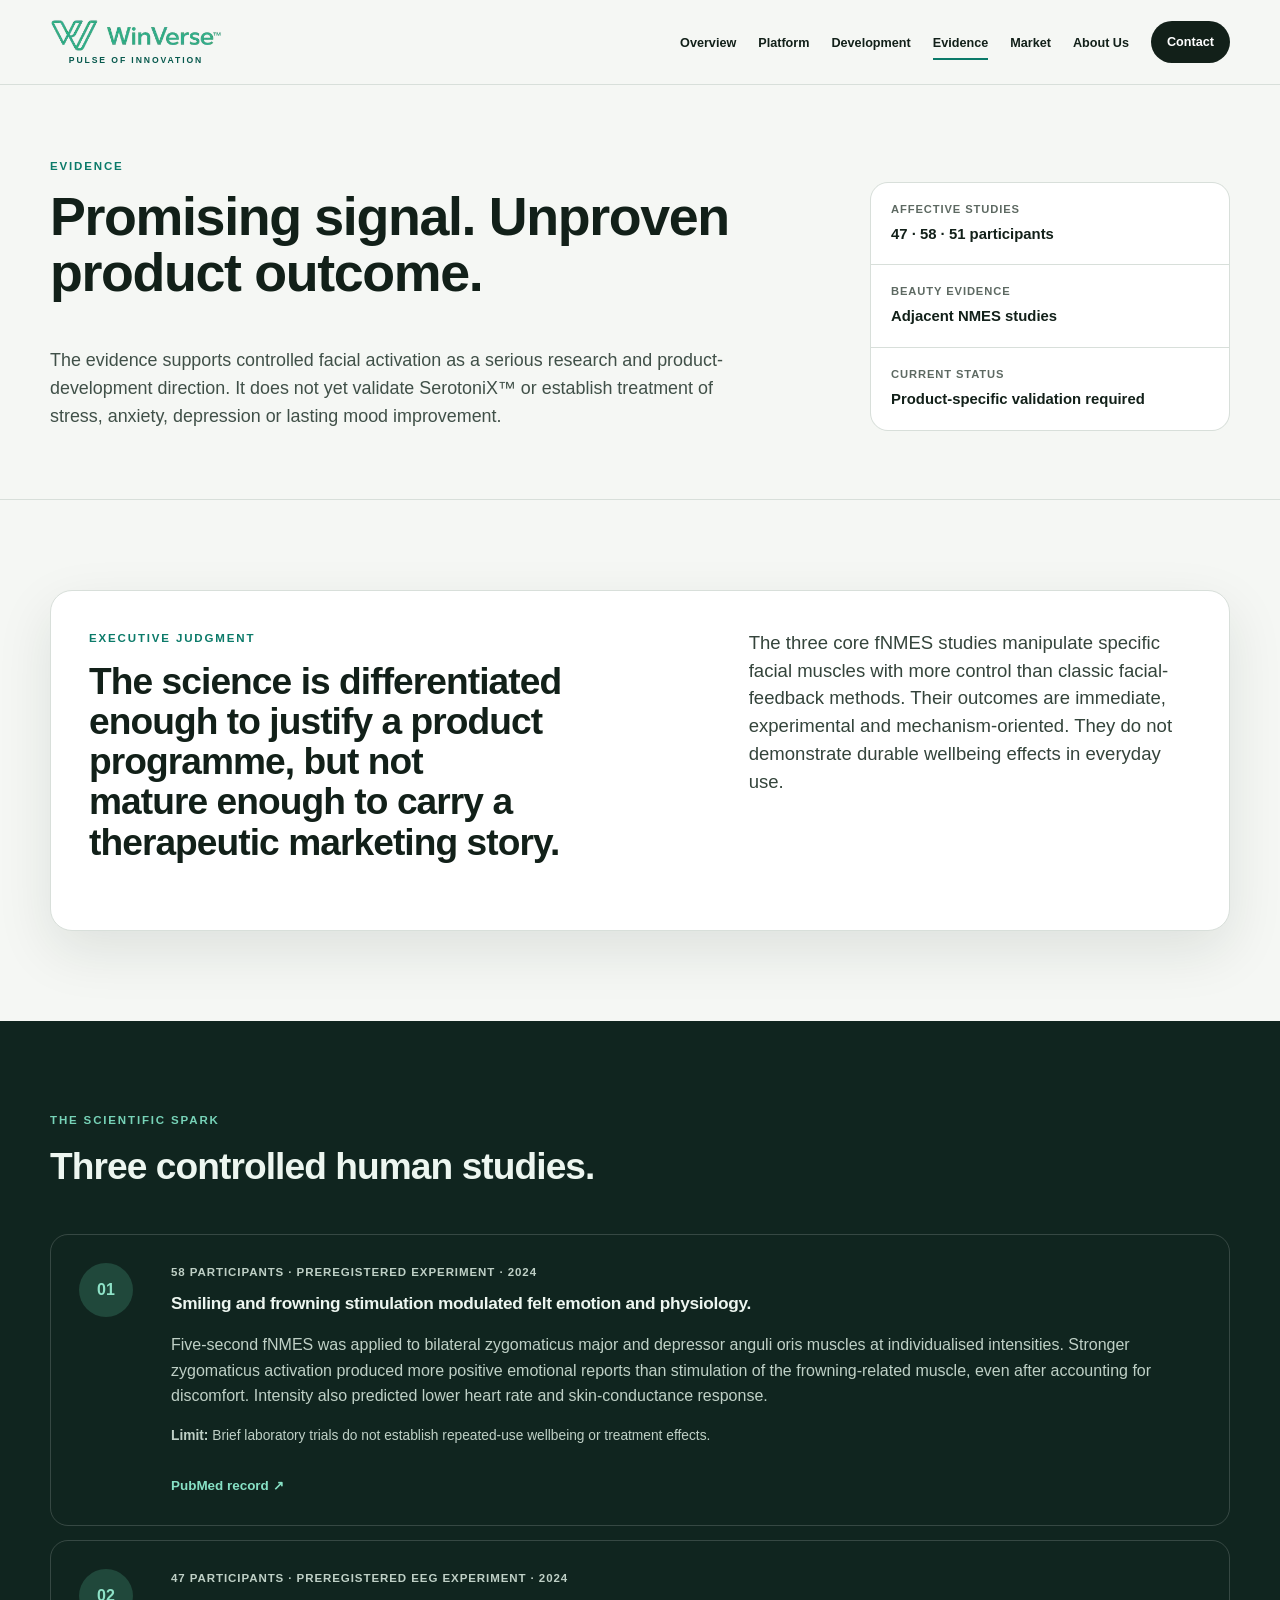
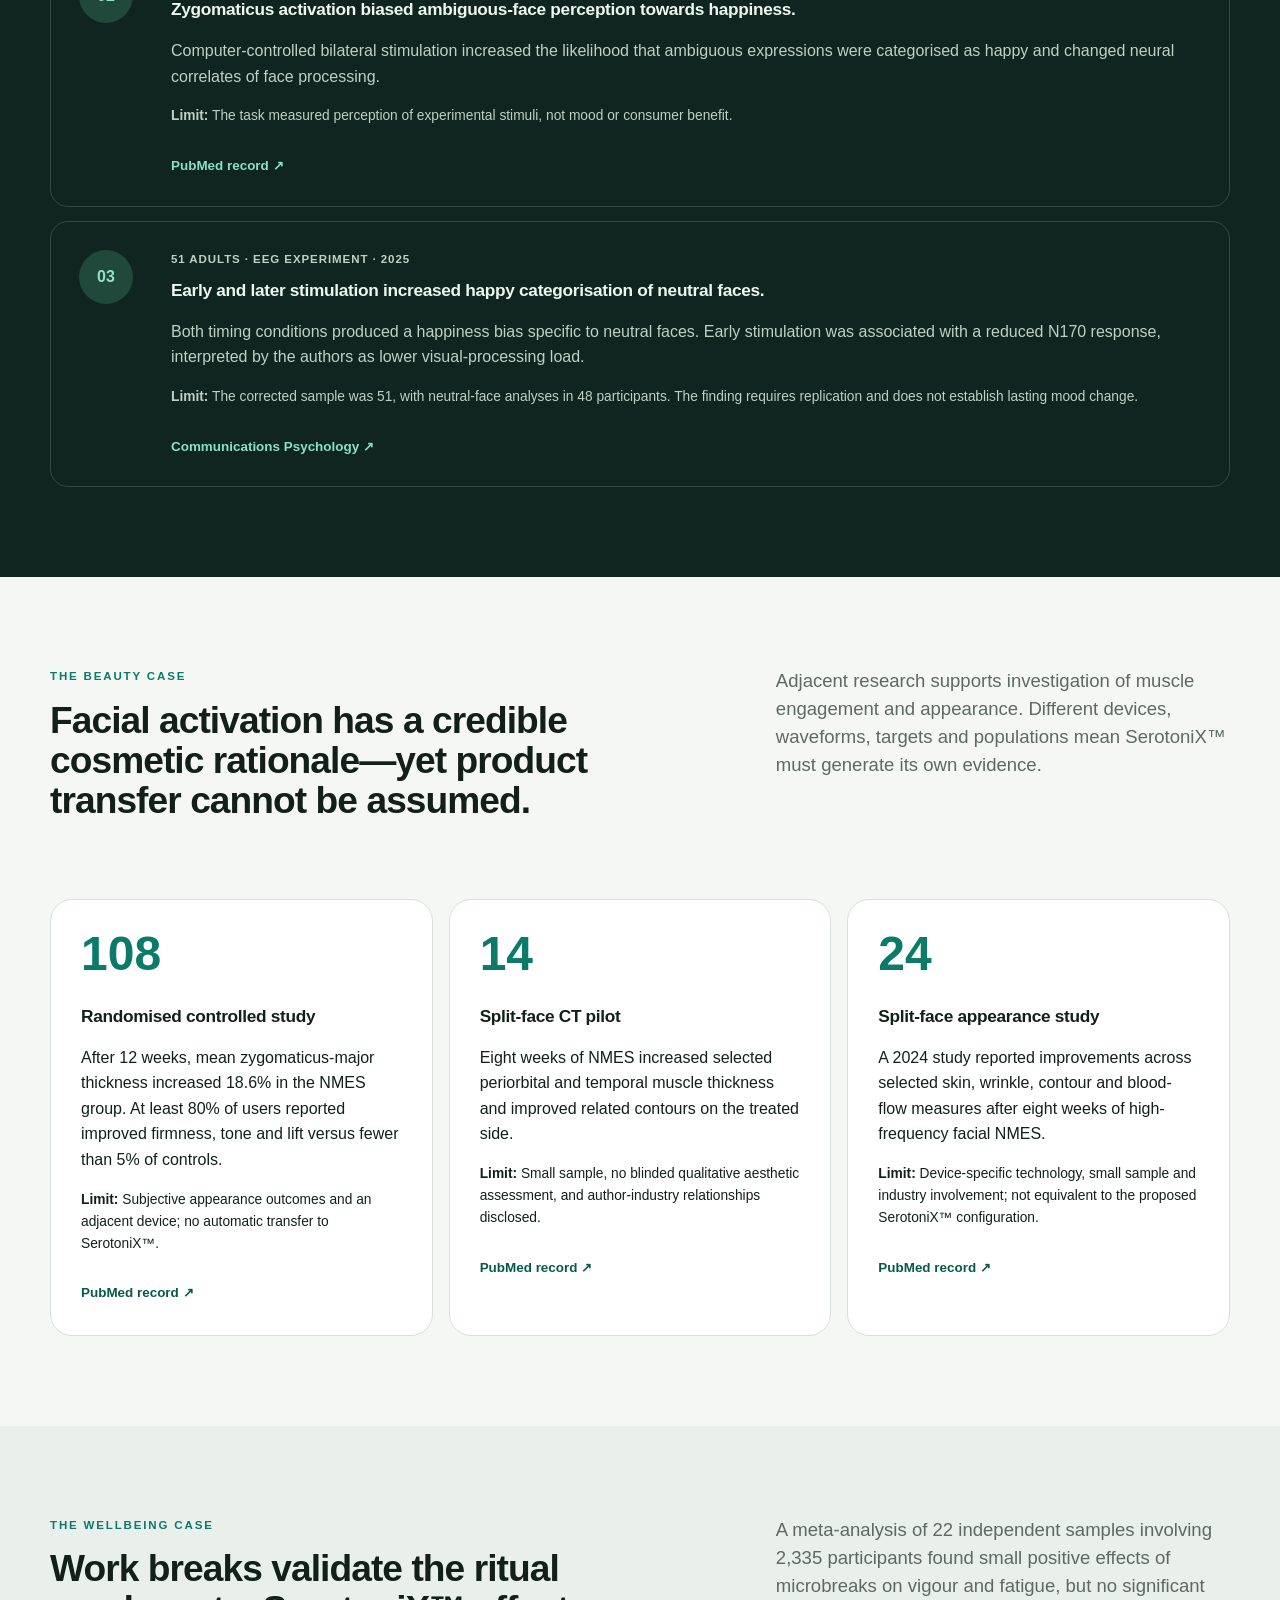
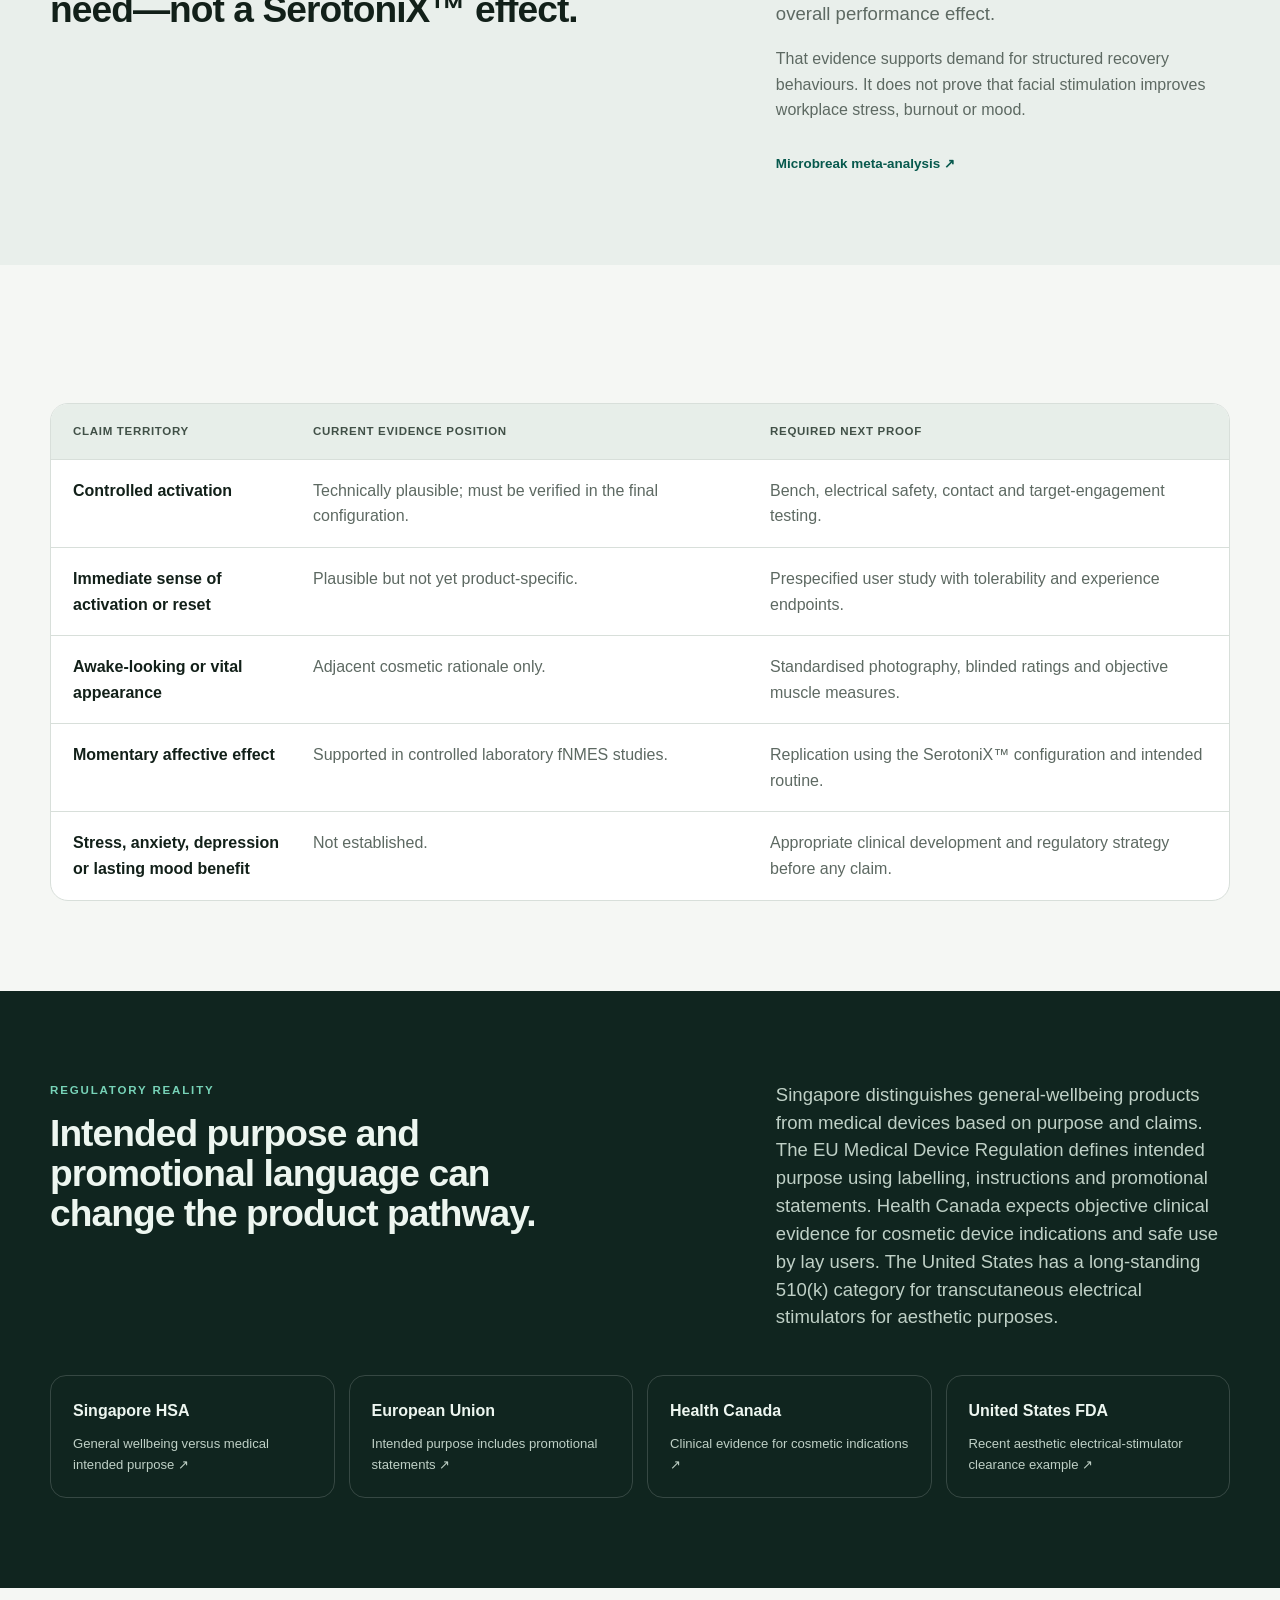
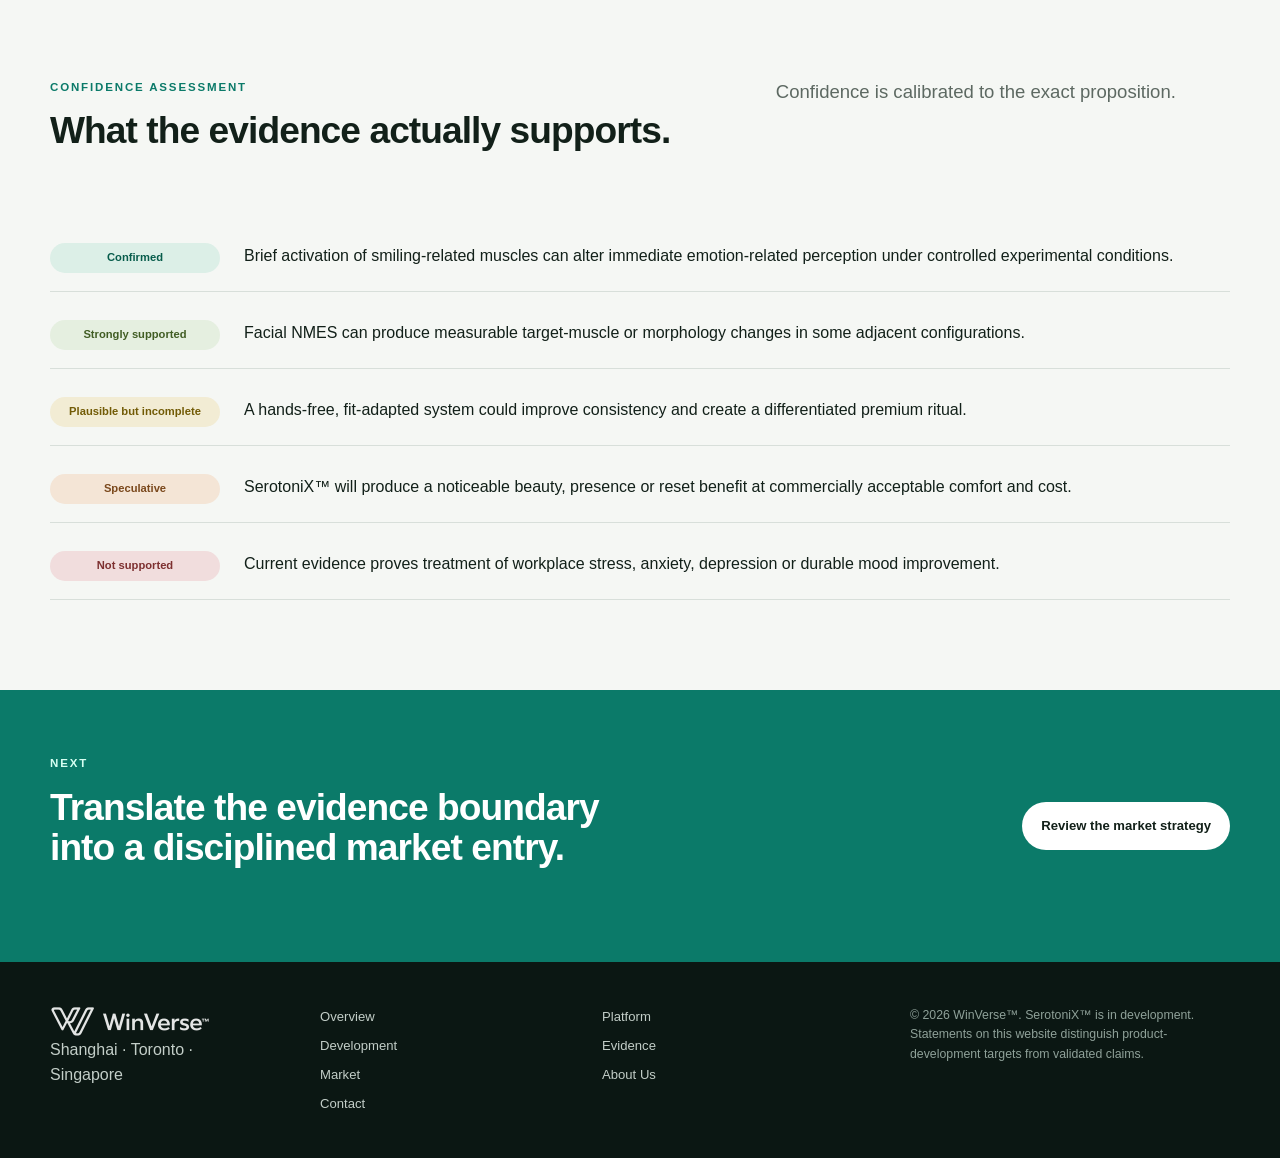
<file: evidence.html>
<!doctype html><html lang="en"><head><meta charset="utf-8"><meta name="viewport" content="width=device-width, initial-scale=1, viewport-fit=cover"><meta name="theme-color" content="#f5f7f4"><meta name="description" content="A critical review of facial neuromuscular stimulation evidence, cosmetic rationale, wellbeing context and claim limits."><meta property="og:title" content="WinVerse™ — SerotoniX™ Evidence"><meta property="og:description" content="A critical review of facial neuromuscular stimulation evidence, cosmetic rationale, wellbeing context and claim limits."><meta property="og:type" content="website"><title>WinVerse™ — SerotoniX™ Evidence</title><link rel="stylesheet" href="styles.css"><link rel="stylesheet" href="typography.css"><link rel="stylesheet" href="leadership.css"><script defer src="script.js"></script></head><body class="subpage"><a class="skip-link" href="#main">Skip to content</a><header class="site-header" data-header><div class="shell header-inner"><a class="brand" href="index.html" aria-label="WinVerse home"><img class="brand-logo" src="assets/winverse-logo.webp" width="900" height="186" alt="WinVerse™"><span class="brand-tagline">Pulse of Innovation</span></a><button class="menu-button" type="button" aria-expanded="false" aria-controls="site-nav" data-menu-button><span>Menu</span><span class="menu-icon" aria-hidden="true"><i></i><i></i></span></button><nav class="site-nav" id="site-nav" aria-label="Primary navigation" data-nav><a href="overview.html">Overview</a><a href="platform.html">Platform</a><a href="development.html">Development</a><a href="evidence.html" class="is-active" aria-current="page">Evidence</a><a href="market.html">Market</a><a href="about.html">About Us</a><a class="nav-cta" href="contact.html">Contact</a></nav></div></header><main id="main"><section class="page-hero"><div class="shell page-hero-grid"><div><p class="eyebrow">Evidence</p><h1>Promising signal. Unproven product outcome.</h1><p class="page-lede">The evidence supports controlled facial activation as a serious research and product-development direction. It does not yet validate SerotoniX™ or establish treatment of stress, anxiety, depression or lasting mood improvement.</p></div><aside class="page-meta"><div><span>Affective studies</span><strong>47 · 58 · 51 participants</strong></div><div><span>Beauty evidence</span><strong>Adjacent NMES studies</strong></div><div><span>Current status</span><strong>Product-specific validation required</strong></div></aside></div></section><section class="section"><div class="shell judgment-panel"><div><p class="eyebrow">Executive judgment</p><h2>The science is differentiated enough to justify a product programme, but not mature enough to carry a therapeutic marketing story.</h2></div><div><p class="lead">The three core fNMES studies manipulate specific facial muscles with more control than classic facial-feedback methods. Their outcomes are immediate, experimental and mechanism-oriented. They do not demonstrate durable wellbeing effects in everyday use.</p></div></div></section><section class="section section-dark"><div class="shell"><div class="section-heading narrow"><p class="eyebrow">The scientific spark</p><h2>Three controlled human studies.</h2></div><div class="study-stack"><article><div class="study-number">01</div><div><p class="study-meta">58 participants · preregistered experiment · 2024</p><h3>Smiling and frowning stimulation modulated felt emotion and physiology.</h3><p>Five-second fNMES was applied to bilateral zygomaticus major and depressor anguli oris muscles at individualised intensities. Stronger zygomaticus activation produced more positive emotional reports than stimulation of the frowning-related muscle, even after accounting for discomfort. Intensity also predicted lower heart rate and skin-conductance response.</p><p class="limit"><strong>Limit:</strong> Brief laboratory trials do not establish repeated-use wellbeing or treatment effects.</p><a class="source-link" href="https://pubmed.ncbi.nlm.nih.gov/39298241/" target="_blank" rel="noopener noreferrer">PubMed record ↗</a></div></article><article><div class="study-number">02</div><div><p class="study-meta">47 participants · preregistered EEG experiment · 2024</p><h3>Zygomaticus activation biased ambiguous-face perception towards happiness.</h3><p>Computer-controlled bilateral stimulation increased the likelihood that ambiguous expressions were categorised as happy and changed neural correlates of face processing.</p><p class="limit"><strong>Limit:</strong> The task measured perception of experimental stimuli, not mood or consumer benefit.</p><a class="source-link" href="https://pubmed.ncbi.nlm.nih.gov/38334739/" target="_blank" rel="noopener noreferrer">PubMed record ↗</a></div></article><article><div class="study-number">03</div><div><p class="study-meta">51 adults · EEG experiment · 2025</p><h3>Early and later stimulation increased happy categorisation of neutral faces.</h3><p>Both timing conditions produced a happiness bias specific to neutral faces. Early stimulation was associated with a reduced N170 response, interpreted by the authors as lower visual-processing load.</p><p class="limit"><strong>Limit:</strong> The corrected sample was 51, with neutral-face analyses in 48 participants. The finding requires replication and does not establish lasting mood change.</p><a class="source-link" href="https://www.nature.com/articles/s44271-025-00281-y" target="_blank" rel="noopener noreferrer">Communications Psychology ↗</a></div></article></div></div></section><section class="section"><div class="shell split-heading"><div><p class="eyebrow">The beauty case</p><h2>Facial activation has a credible cosmetic rationale—yet product transfer cannot be assumed.</h2></div><div class="prose"><p class="lead">Adjacent research supports investigation of muscle engagement and appearance. Different devices, waveforms, targets and populations mean SerotoniX™ must generate its own evidence.</p></div></div><div class="shell evidence-cards light-cards"><article><span class="metric">108</span><h3>Randomised controlled study</h3><p>After 12 weeks, mean zygomaticus-major thickness increased 18.6% in the NMES group. At least 80% of users reported improved firmness, tone and lift versus fewer than 5% of controls.</p><p class="limit"><strong>Limit:</strong> Subjective appearance outcomes and an adjacent device; no automatic transfer to SerotoniX™.</p><a class="source-link" href="https://pubmed.ncbi.nlm.nih.gov/23174048/" target="_blank" rel="noopener noreferrer">PubMed record ↗</a></article><article><span class="metric">14</span><h3>Split-face CT pilot</h3><p>Eight weeks of NMES increased selected periorbital and temporal muscle thickness and improved related contours on the treated side.</p><p class="limit"><strong>Limit:</strong> Small sample, no blinded qualitative aesthetic assessment, and author-industry relationships disclosed.</p><a class="source-link" href="https://pubmed.ncbi.nlm.nih.gov/41789031/" target="_blank" rel="noopener noreferrer">PubMed record ↗</a></article><article><span class="metric">24</span><h3>Split-face appearance study</h3><p>A 2024 study reported improvements across selected skin, wrinkle, contour and blood-flow measures after eight weeks of high-frequency facial NMES.</p><p class="limit"><strong>Limit:</strong> Device-specific technology, small sample and industry involvement; not equivalent to the proposed SerotoniX™ configuration.</p><a class="source-link" href="https://pubmed.ncbi.nlm.nih.gov/38992992/" target="_blank" rel="noopener noreferrer">PubMed record ↗</a></article></div></section><section class="section section-tint"><div class="shell split-heading"><div><p class="eyebrow">The wellbeing case</p><h2>Work breaks validate the ritual need—not a SerotoniX™ effect.</h2></div><div class="prose"><p class="lead">A meta-analysis of 22 independent samples involving 2,335 participants found small positive effects of microbreaks on vigour and fatigue, but no significant overall performance effect.</p><p>That evidence supports demand for structured recovery behaviours. It does not prove that facial stimulation improves workplace stress, burnout or mood.</p><a class="source-link dark-link" href="https://pubmed.ncbi.nlm.nih.gov/36044424/" target="_blank" rel="noopener noreferrer">Microbreak meta-analysis ↗</a></div></div></section><section class="section"><div class="shell claim-table"><div class="claim-head"><span>Claim territory</span><span>Current evidence position</span><span>Required next proof</span></div><div><strong>Controlled activation</strong><p>Technically plausible; must be verified in the final configuration.</p><p>Bench, electrical safety, contact and target-engagement testing.</p></div><div><strong>Immediate sense of activation or reset</strong><p>Plausible but not yet product-specific.</p><p>Prespecified user study with tolerability and experience endpoints.</p></div><div><strong>Awake-looking or vital appearance</strong><p>Adjacent cosmetic rationale only.</p><p>Standardised photography, blinded ratings and objective muscle measures.</p></div><div><strong>Momentary affective effect</strong><p>Supported in controlled laboratory fNMES studies.</p><p>Replication using the SerotoniX™ configuration and intended routine.</p></div><div><strong>Stress, anxiety, depression or lasting mood benefit</strong><p>Not established.</p><p>Appropriate clinical development and regulatory strategy before any claim.</p></div></div></section><section class="section section-dark"><div class="shell split-heading"><div><p class="eyebrow">Regulatory reality</p><h2>Intended purpose and promotional language can change the product pathway.</h2></div><div class="prose"><p class="lead">Singapore distinguishes general-wellbeing products from medical devices based on purpose and claims. The EU Medical Device Regulation defines intended purpose using labelling, instructions and promotional statements. Health Canada expects objective clinical evidence for cosmetic device indications and safe use by lay users. The United States has a long-standing 510(k) category for transcutaneous electrical stimulators for aesthetic purposes.</p></div></div><div class="shell source-grid"><a href="https://www.hsa.gov.sg/medical-devices/regulatory-overview/" target="_blank" rel="noopener noreferrer"><strong>Singapore HSA</strong><span>General wellbeing versus medical intended purpose ↗</span></a><a href="https://eur-lex.europa.eu/eli/reg/2017/745/oj?locale=en" target="_blank" rel="noopener noreferrer"><strong>European Union</strong><span>Intended purpose includes promotional statements ↗</span></a><a href="https://www.canada.ca/en/health-canada/services/drugs-health-products/medical-devices/application-information/guidance-documents/clinical-evidence-requirements-medical-devices/clinical-data-evaluation.html" target="_blank" rel="noopener noreferrer"><strong>Health Canada</strong><span>Clinical evidence for cosmetic indications ↗</span></a><a href="https://www.accessdata.fda.gov/scripts/cdrh/cfdocs/cfPMN/pmn.cfm?ID=K252553" target="_blank" rel="noopener noreferrer"><strong>United States FDA</strong><span>Recent aesthetic electrical-stimulator clearance example ↗</span></a></div></section><section class="section"><div class="shell split-heading"><div><p class="eyebrow">Confidence assessment</p><h2>What the evidence actually supports.</h2></div><div class="prose"><p class="lead">Confidence is calibrated to the exact proposition.</p></div></div><div class="shell confidence-list"><div><span class="confidence confirmed">Confirmed</span><p>Brief activation of smiling-related muscles can alter immediate emotion-related perception under controlled experimental conditions.</p></div><div><span class="confidence supported">Strongly supported</span><p>Facial NMES can produce measurable target-muscle or morphology changes in some adjacent configurations.</p></div><div><span class="confidence plausible">Plausible but incomplete</span><p>A hands-free, fit-adapted system could improve consistency and create a differentiated premium ritual.</p></div><div><span class="confidence speculative">Speculative</span><p>SerotoniX™ will produce a noticeable beauty, presence or reset benefit at commercially acceptable comfort and cost.</p></div><div><span class="confidence contradicted">Not supported</span><p>Current evidence proves treatment of workplace stress, anxiety, depression or durable mood improvement.</p></div></div></section><section class="cta-band"><div class="shell"><div><p class="eyebrow">Next</p><h2>Translate the evidence boundary into a disciplined market entry.</h2></div><a class="button button-light" href="market.html">Review the market strategy</a></div></section></main><footer class="site-footer"><div class="shell footer-grid"><div><img class="footer-logo" src="assets/winverse-logo.webp" width="900" height="186" alt="WinVerse™"><p>Shanghai · Toronto · Singapore</p></div><nav aria-label="Footer navigation"><a href="overview.html">Overview</a><a href="platform.html">Platform</a><a href="development.html">Development</a><a href="evidence.html">Evidence</a><a href="market.html">Market</a><a href="about.html">About Us</a><a href="contact.html">Contact</a></nav><p class="footer-note">© <span data-year></span> WinVerse™. SerotoniX™ is in development. Statements on this website distinguish product-development targets from validated claims.</p></div></footer></body></html>
</file>
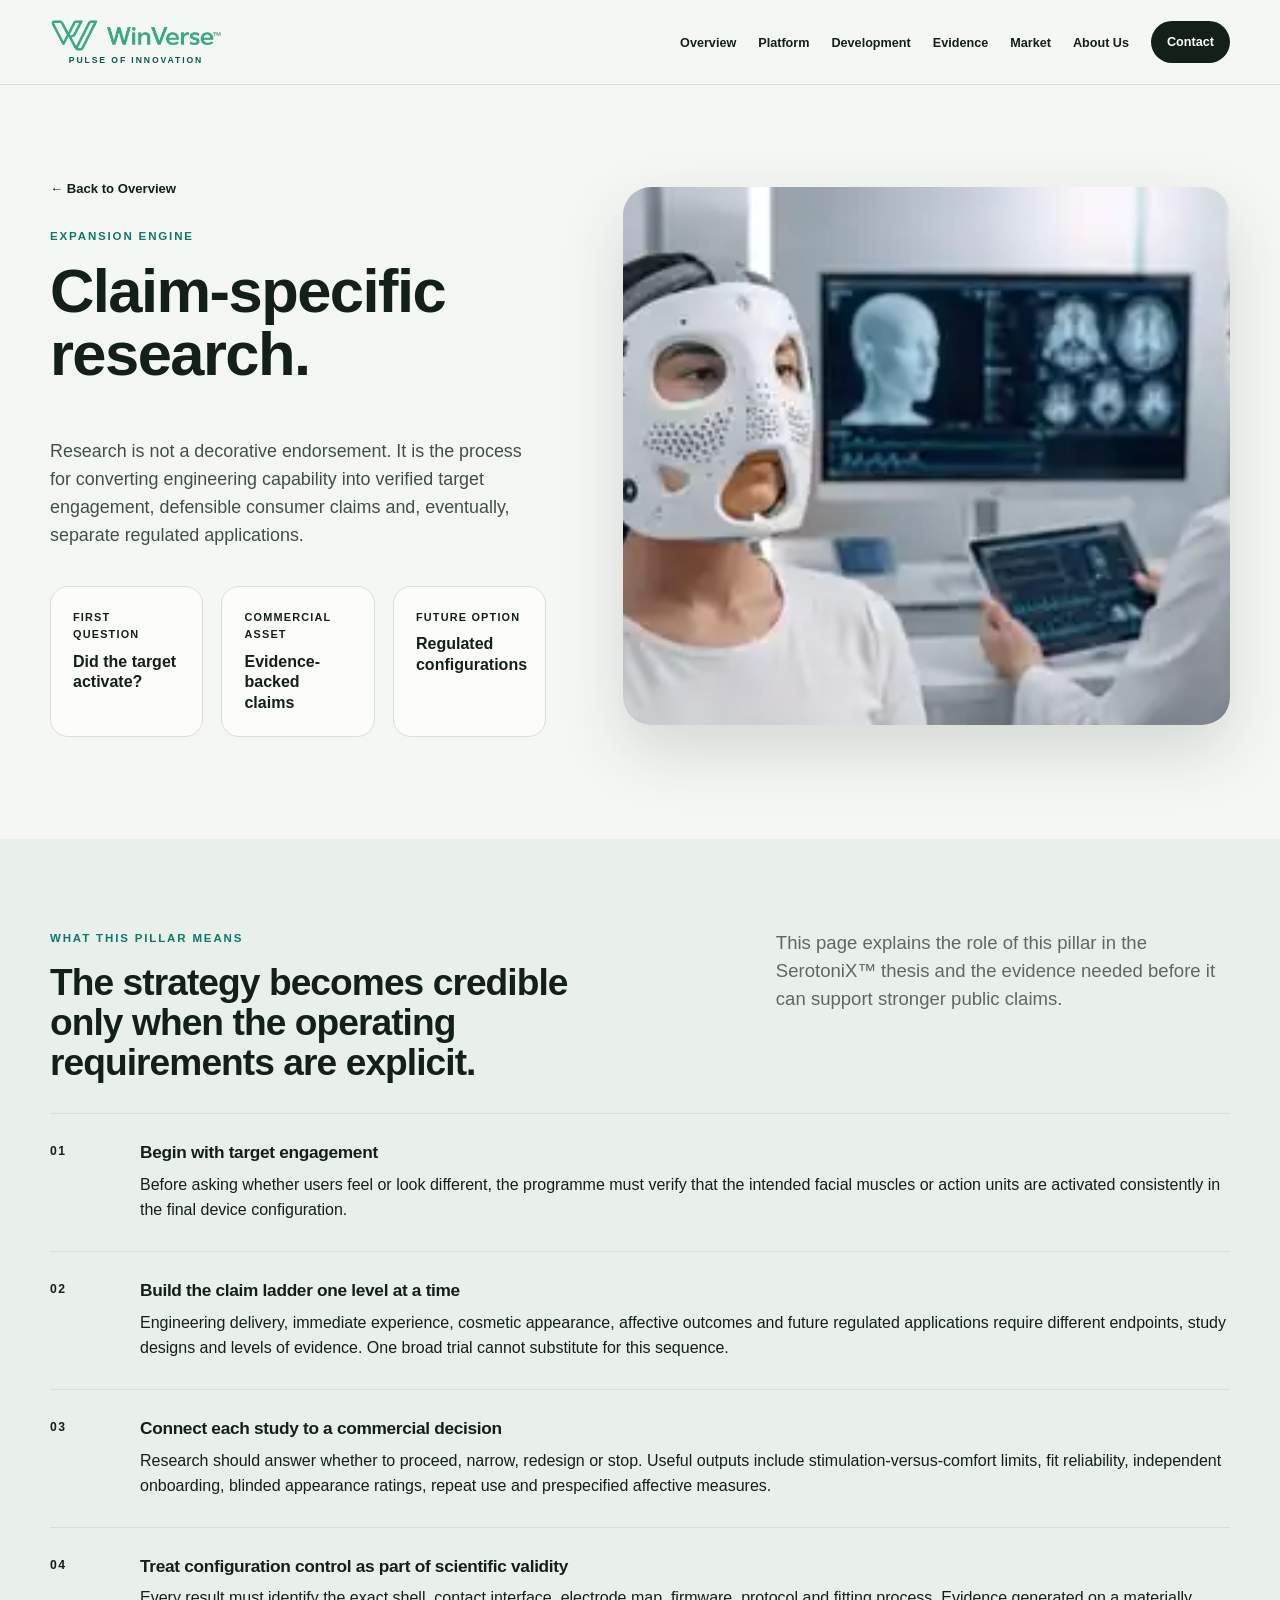
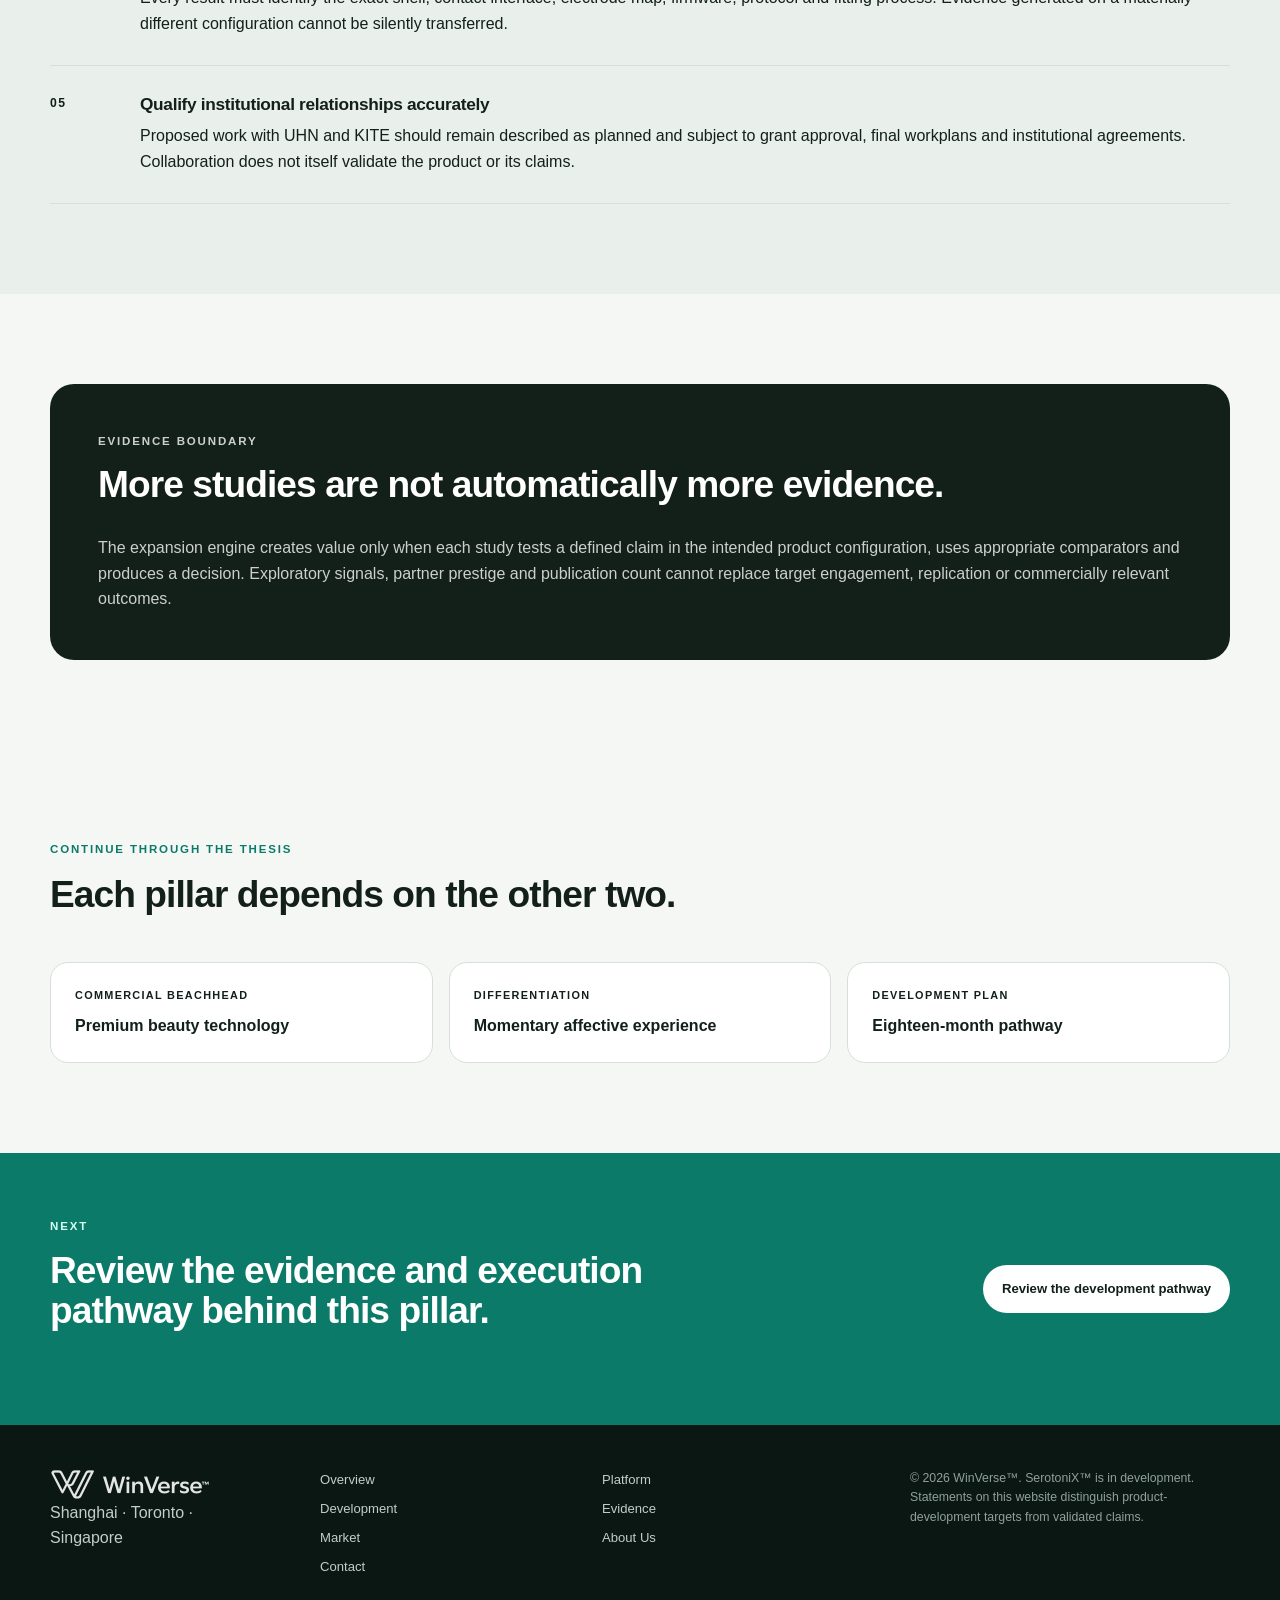
<file: expansion-engine.html>
<!doctype html>
<html lang="en">
<head>
  <meta charset="utf-8">
  <meta name="viewport" content="width=device-width, initial-scale=1, viewport-fit=cover">
  <meta name="theme-color" content="#f5f7f4">
  <meta name="description" content="How claim-specific research can expand the SerotoniX™ platform while preserving evidence discipline.">
  <meta property="og:title" content="WinVerse™ — Expansion Engine">
  <meta property="og:description" content="How claim-specific research can expand the SerotoniX™ platform while preserving evidence discipline.">
  <meta property="og:type" content="website">
  <title>WinVerse™ — Expansion Engine</title>
  <link rel="stylesheet" href="styles.css">
  <link rel="stylesheet" href="typography.css">
  <link rel="stylesheet" href="leadership.css">
  <link rel="stylesheet" href="pillar-visuals.css">
  <script defer src="script.js"></script>
</head>
<body class="subpage">
<a class="skip-link" href="#main">Skip to content</a>
<header class="site-header" data-header>
  <div class="shell header-inner">
    <a class="brand" href="index.html" aria-label="WinVerse home">
      <img class="brand-logo" src="assets/winverse-logo.webp" width="900" height="186" alt="WinVerse™">
      <span class="brand-tagline">Pulse of Innovation</span>
    </a>
    <button class="menu-button" type="button" aria-expanded="false" aria-controls="site-nav" data-menu-button>
      <span>Menu</span><span class="menu-icon" aria-hidden="true"><i></i><i></i></span>
    </button>
    <nav class="site-nav" id="site-nav" aria-label="Primary navigation" data-nav>
      <a href="overview.html">Overview</a>
      <a href="platform.html">Platform</a>
      <a href="development.html">Development</a>
      <a href="evidence.html">Evidence</a>
      <a href="market.html">Market</a>
      <a href="about.html">About Us</a>
      <a class="nav-cta" href="contact.html">Contact</a>
    </nav>
  </div>
</header>
<main id="main">
  <section class="pillar-detail-hero">
    <div class="shell pillar-detail-grid">
      <div class="pillar-detail-copy">
        <a class="pillar-back" href="overview.html">← Back to Overview</a>
        <p class="eyebrow">Expansion engine</p>
        <h1>Claim-specific research.</h1>
        <p class="page-lede">Research is not a decorative endorsement. It is the process for converting engineering capability into verified target engagement, defensible consumer claims and, eventually, separate regulated applications.</p>
        <div class="pillar-facts"><article class="pillar-fact"><span>First question</span><strong>Did the target activate?</strong></article>
<article class="pillar-fact"><span>Commercial asset</span><strong>Evidence-backed claims</strong></article>
<article class="pillar-fact"><span>Future option</span><strong>Regulated configurations</strong></article></div>
      </div>
      <div class="pillar-hero-image pillar-image-research" role="img" aria-label="SerotoniX wearable evaluated in a research laboratory"></div>
    </div>
  </section>

  <section class="section section-tint">
    <div class="shell split-heading">
      <div><p class="eyebrow">What this pillar means</p><h2>The strategy becomes credible only when the operating requirements are explicit.</h2></div>
      <div class="prose"><p class="lead">This page explains the role of this pillar in the SerotoniX™ thesis and the evidence needed before it can support stronger public claims.</p></div>
    </div>
    <div class="shell pillar-list"><article><span>01</span><div><h3>Begin with target engagement</h3><p>Before asking whether users feel or look different, the programme must verify that the intended facial muscles or action units are activated consistently in the final device configuration.</p></div></article>
<article><span>02</span><div><h3>Build the claim ladder one level at a time</h3><p>Engineering delivery, immediate experience, cosmetic appearance, affective outcomes and future regulated applications require different endpoints, study designs and levels of evidence. One broad trial cannot substitute for this sequence.</p></div></article>
<article><span>03</span><div><h3>Connect each study to a commercial decision</h3><p>Research should answer whether to proceed, narrow, redesign or stop. Useful outputs include stimulation-versus-comfort limits, fit reliability, independent onboarding, blinded appearance ratings, repeat use and prespecified affective measures.</p></div></article>
<article><span>04</span><div><h3>Treat configuration control as part of scientific validity</h3><p>Every result must identify the exact shell, contact interface, electrode map, firmware, protocol and fitting process. Evidence generated on a materially different configuration cannot be silently transferred.</p></div></article>
<article><span>05</span><div><h3>Qualify institutional relationships accurately</h3><p>Proposed work with UHN and KITE should remain described as planned and subject to grant approval, final workplans and institutional agreements. Collaboration does not itself validate the product or its claims.</p></div></article></div>
  </section>

  <section class="section">
    <div class="shell pillar-boundary">
      <p class="eyebrow">Evidence boundary</p>
      <h2>More studies are not automatically more evidence.</h2>
      <p>The expansion engine creates value only when each study tests a defined claim in the intended product configuration, uses appropriate comparators and produces a decision. Exploratory signals, partner prestige and publication count cannot replace target engagement, replication or commercially relevant outcomes.</p>
    </div>
  </section>

  <section class="section">
    <div class="shell">
      <div class="section-heading narrow"><p class="eyebrow">Continue through the thesis</p><h2>Each pillar depends on the other two.</h2></div>
      <div class="pillar-next-grid"><a href="commercial-beachhead.html"><span class="pillar-kicker">Commercial beachhead</span><strong>Premium beauty technology</strong></a>
<a href="differentiation.html"><span class="pillar-kicker">Differentiation</span><strong>Momentary affective experience</strong></a>
<a href="development.html"><span class="pillar-kicker">Development plan</span><strong>Eighteen-month pathway</strong></a></div>
    </div>
  </section>

  <section class="cta-band">
    <div class="shell"><div><p class="eyebrow">Next</p><h2>Review the evidence and execution pathway behind this pillar.</h2></div><a class="button button-light" href="development.html">Review the development pathway</a></div>
  </section>
</main>
<footer class="site-footer">
  <div class="shell footer-grid">
    <div>
      <img class="footer-logo" src="assets/winverse-logo.webp" width="900" height="186" alt="WinVerse™">
      <p>Shanghai · Toronto · Singapore</p>
    </div>
    <nav aria-label="Footer navigation">
      <a href="overview.html">Overview</a>
      <a href="platform.html">Platform</a>
      <a href="development.html">Development</a>
      <a href="evidence.html">Evidence</a>
      <a href="market.html">Market</a>
      <a href="about.html">About Us</a>
      <a href="contact.html">Contact</a>
    </nav>
    <p class="footer-note">© <span data-year></span> WinVerse™. SerotoniX™ is in development. Statements on this website distinguish product-development targets from validated claims.</p>
  </div>
</footer>
</body>
</html>
</file>
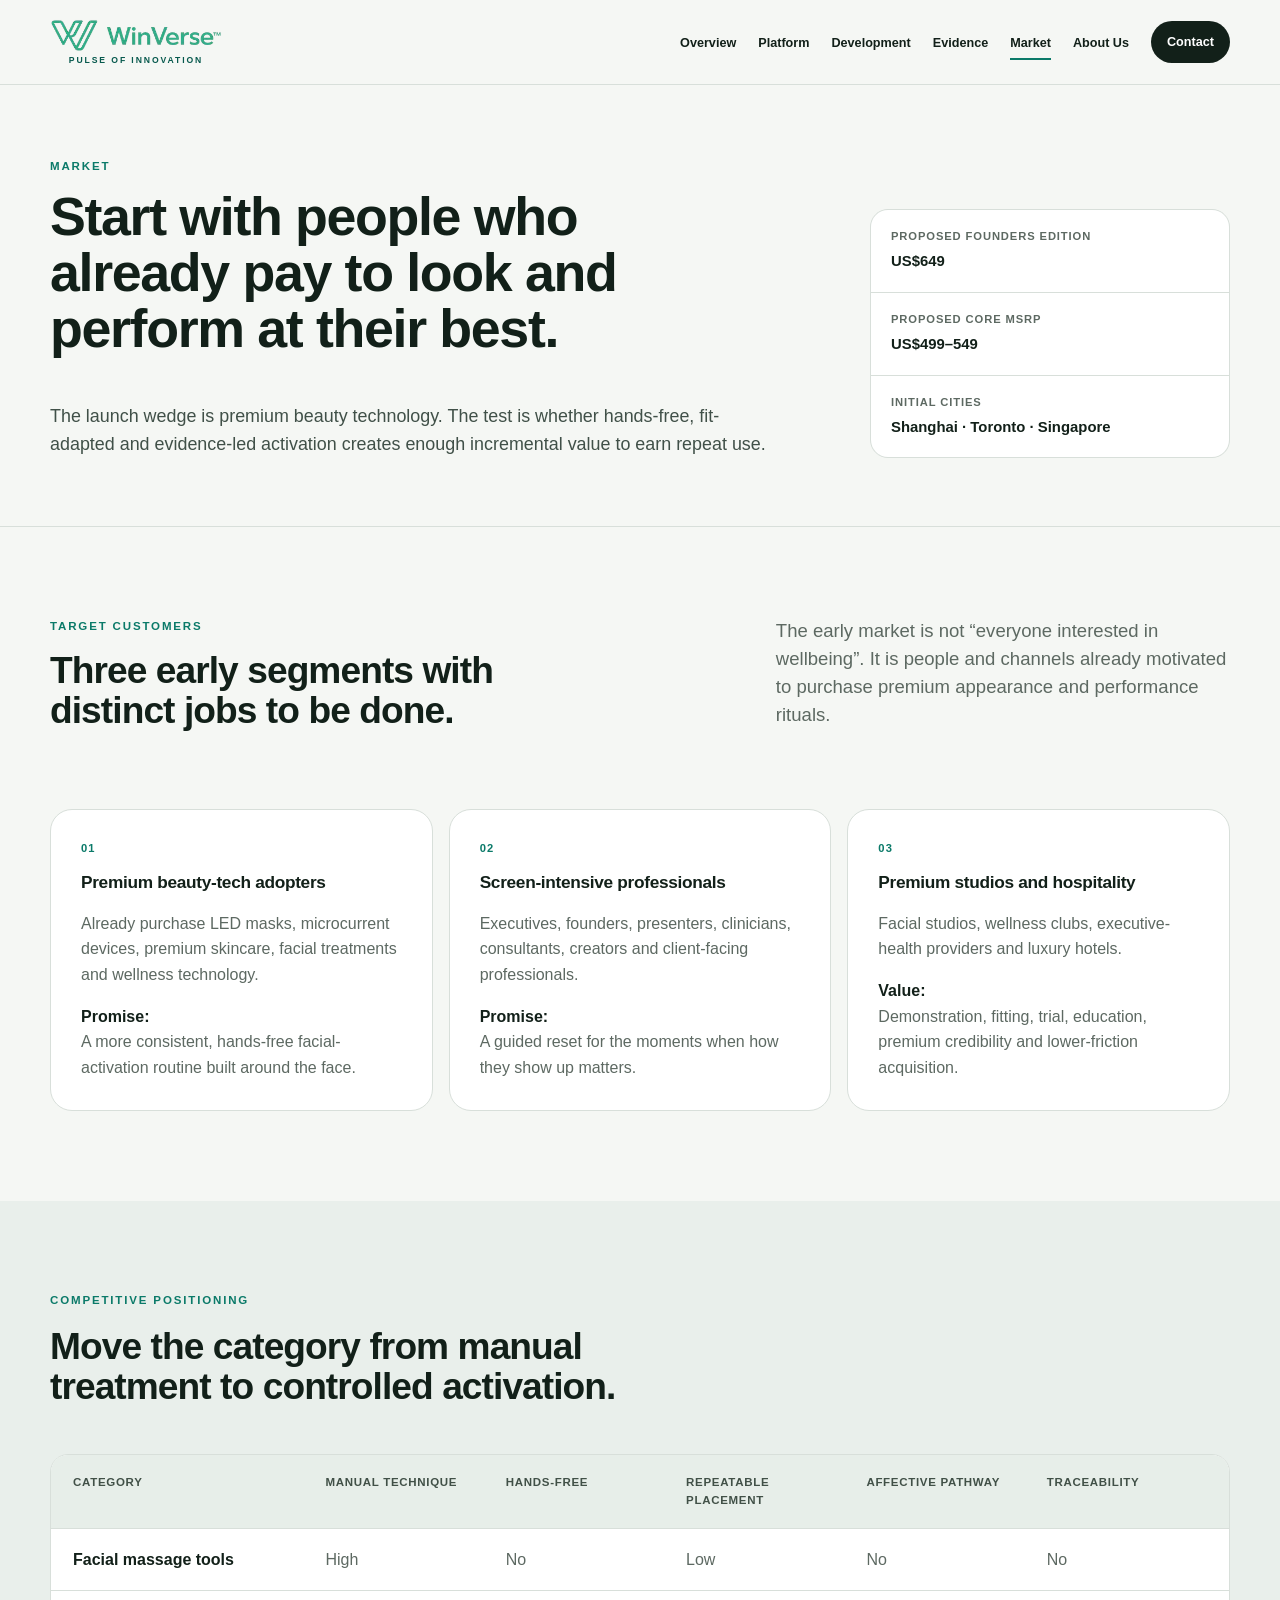
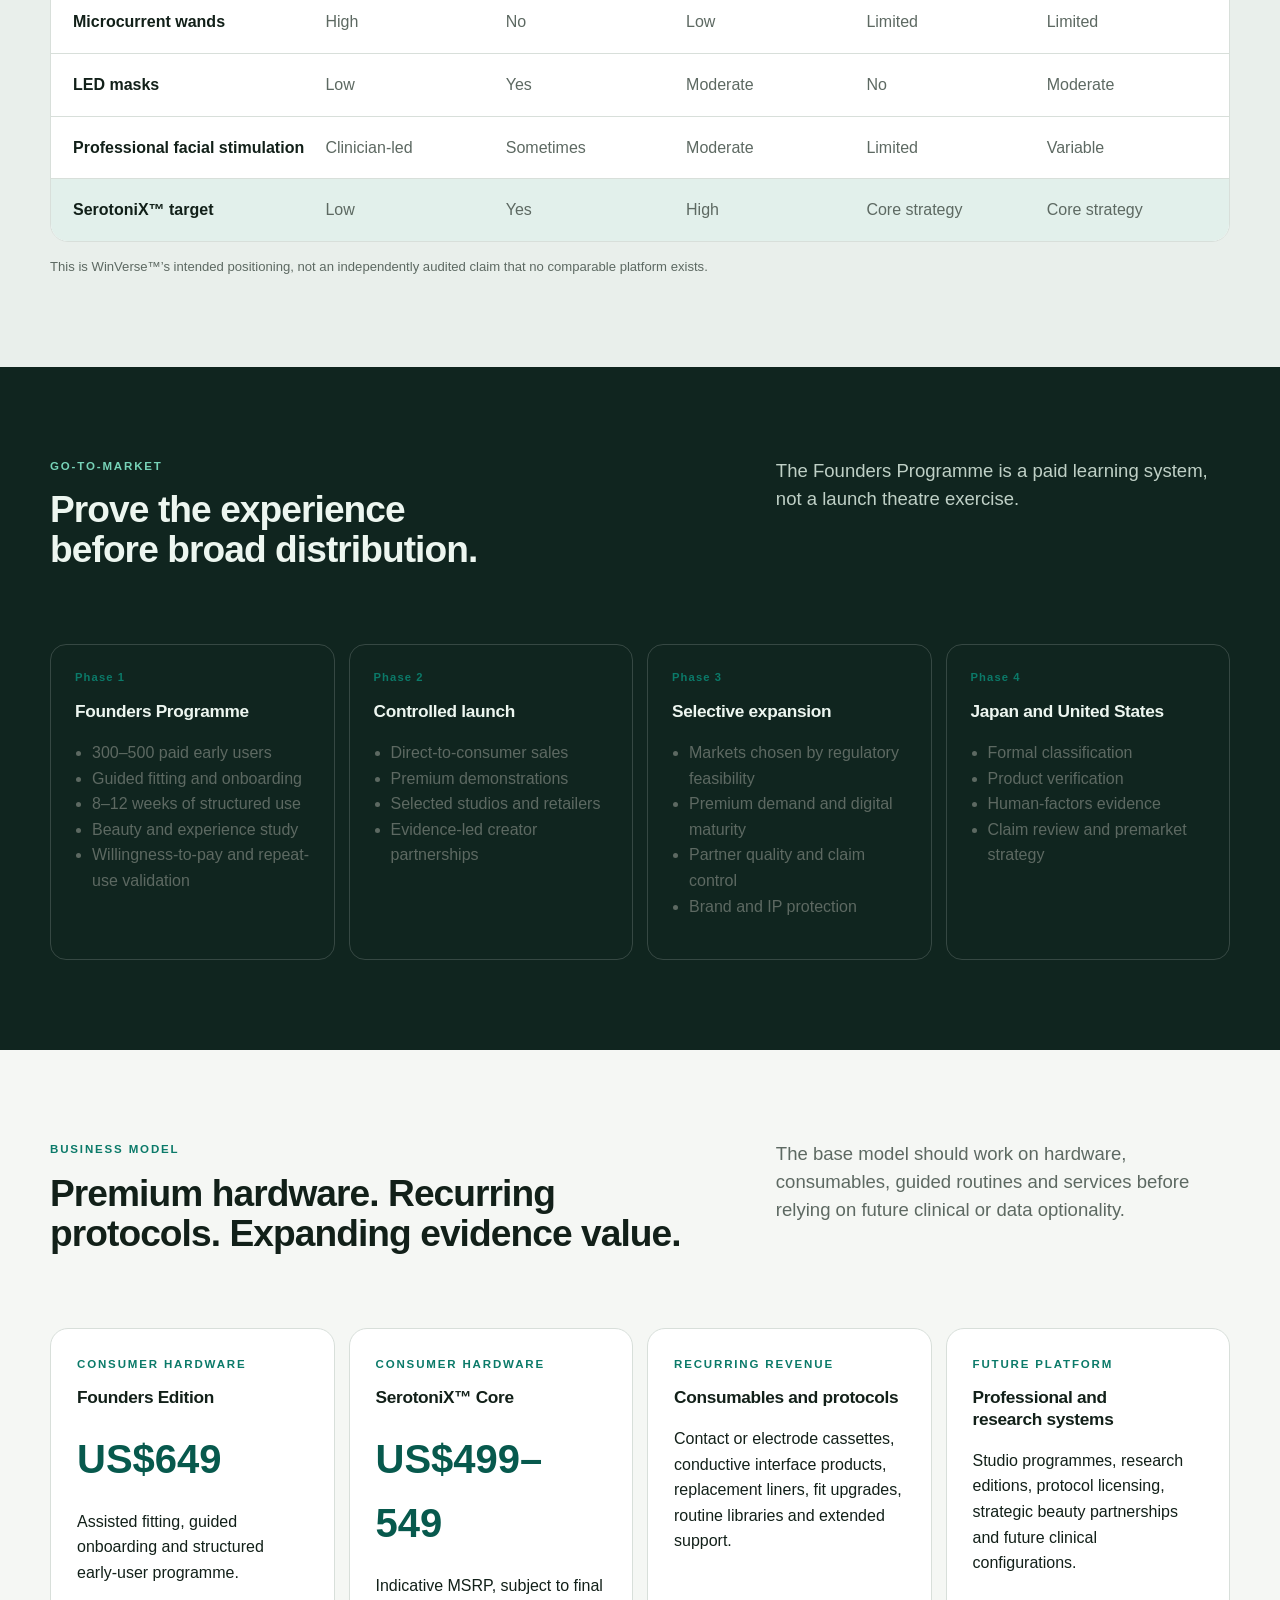
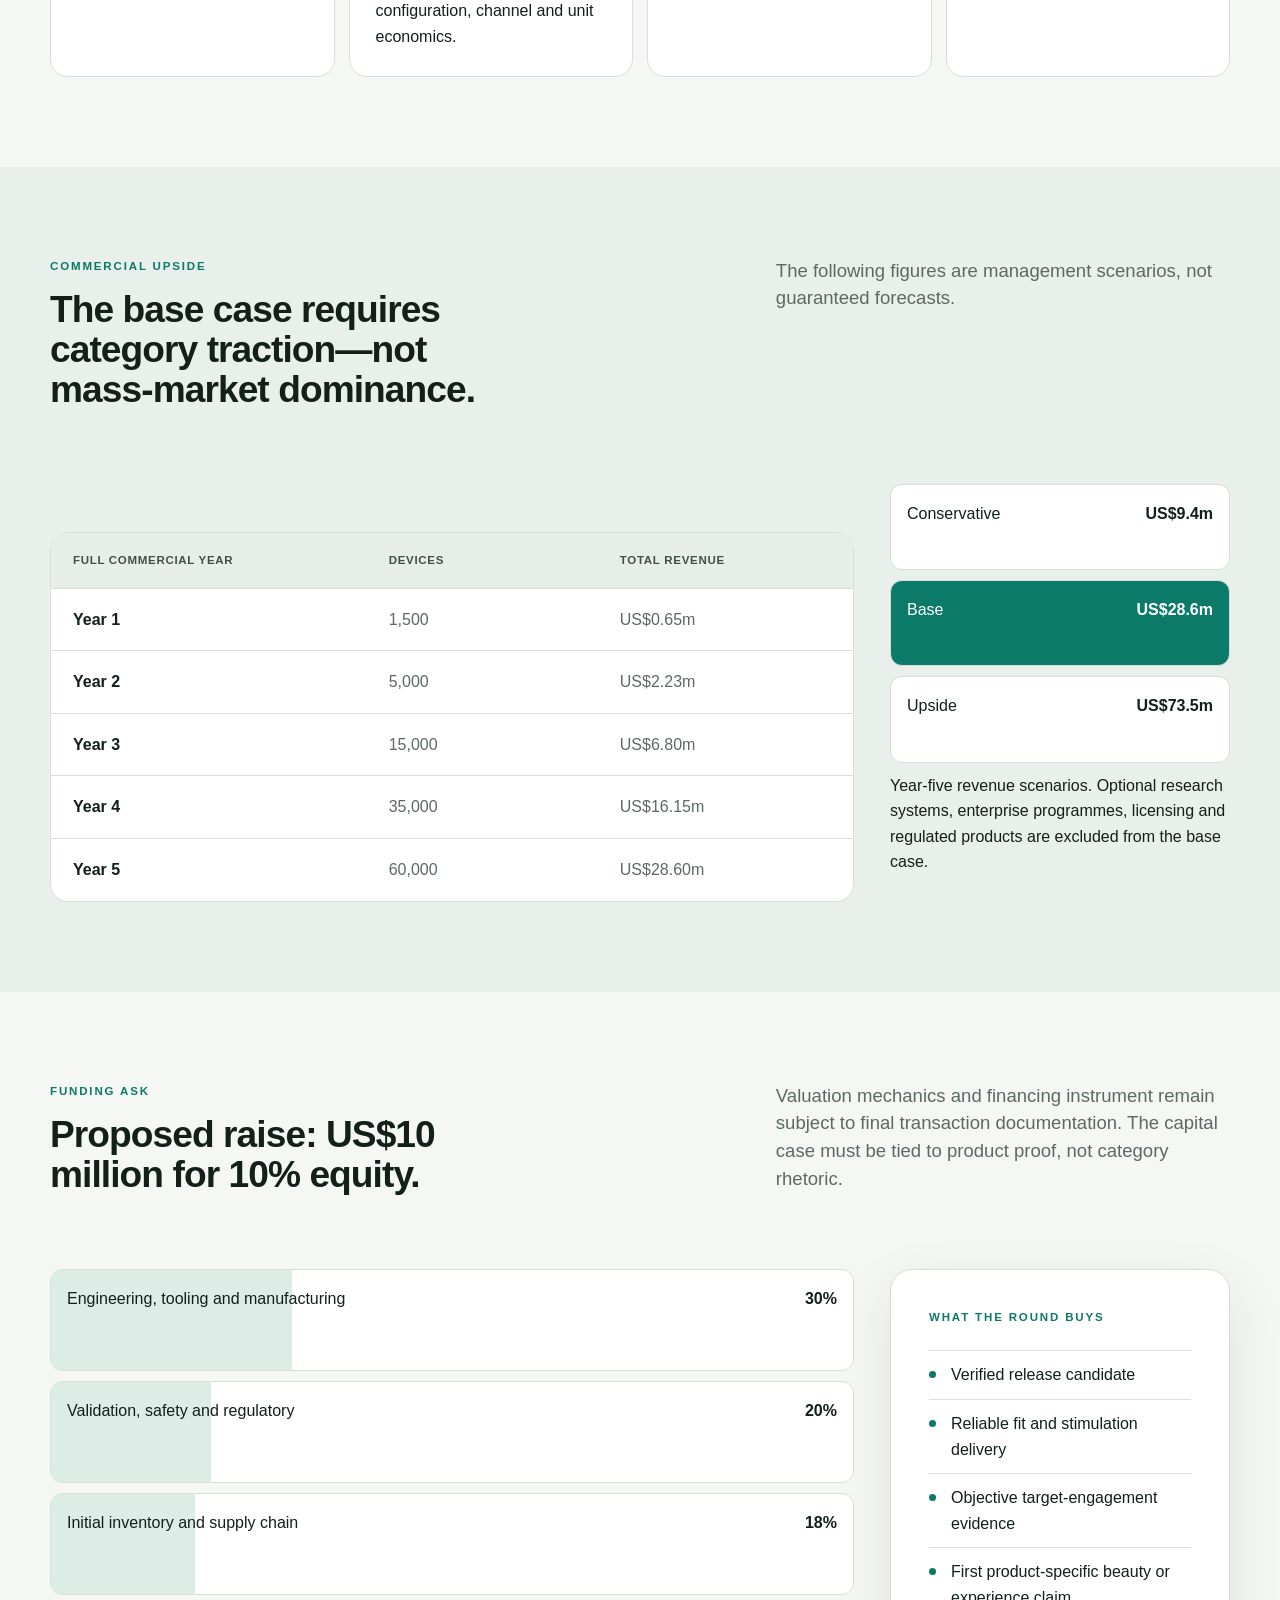
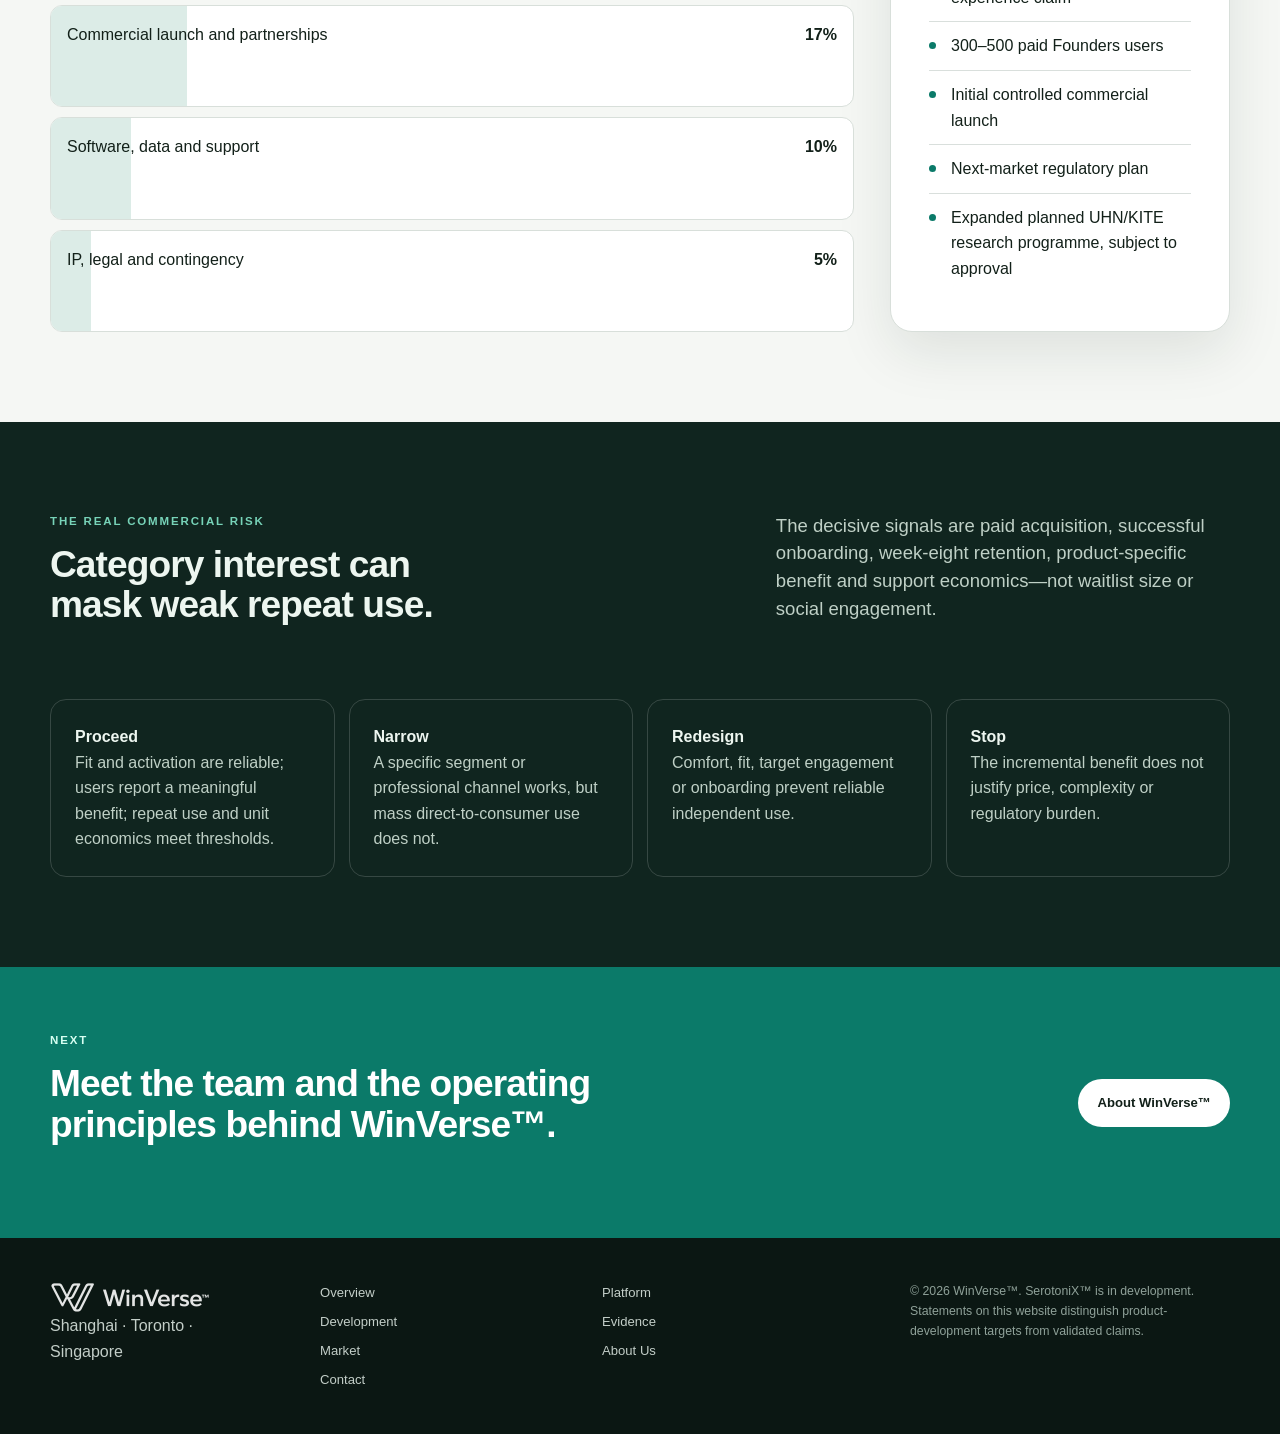
<file: market.html>
<!doctype html><html lang="en"><head><meta charset="utf-8"><meta name="viewport" content="width=device-width, initial-scale=1, viewport-fit=cover"><meta name="theme-color" content="#f5f7f4"><meta name="description" content="The target customers, competitive position, go-to-market, business model, management scenarios and proposed funding plan for SerotoniX™."><meta property="og:title" content="WinVerse™ — SerotoniX™ Market Strategy"><meta property="og:description" content="The target customers, competitive position, go-to-market, business model, management scenarios and proposed funding plan for SerotoniX™."><meta property="og:type" content="website"><title>WinVerse™ — SerotoniX™ Market Strategy</title><link rel="stylesheet" href="styles.css"><link rel="stylesheet" href="typography.css"><link rel="stylesheet" href="leadership.css"><script defer src="script.js"></script></head><body class="subpage"><a class="skip-link" href="#main">Skip to content</a><header class="site-header" data-header><div class="shell header-inner"><a class="brand" href="index.html" aria-label="WinVerse home"><img class="brand-logo" src="assets/winverse-logo.webp" width="900" height="186" alt="WinVerse™"><span class="brand-tagline">Pulse of Innovation</span></a><button class="menu-button" type="button" aria-expanded="false" aria-controls="site-nav" data-menu-button><span>Menu</span><span class="menu-icon" aria-hidden="true"><i></i><i></i></span></button><nav class="site-nav" id="site-nav" aria-label="Primary navigation" data-nav><a href="overview.html">Overview</a><a href="platform.html">Platform</a><a href="development.html">Development</a><a href="evidence.html">Evidence</a><a href="market.html" class="is-active" aria-current="page">Market</a><a href="about.html">About Us</a><a class="nav-cta" href="contact.html">Contact</a></nav></div></header><main id="main"><section class="page-hero"><div class="shell page-hero-grid"><div><p class="eyebrow">Market</p><h1>Start with people who already pay to look and perform at their best.</h1><p class="page-lede">The launch wedge is premium beauty technology. The test is whether hands-free, fit-adapted and evidence-led activation creates enough incremental value to earn repeat use.</p></div><aside class="page-meta"><div><span>Proposed Founders Edition</span><strong>US$649</strong></div><div><span>Proposed Core MSRP</span><strong>US$499–549</strong></div><div><span>Initial cities</span><strong>Shanghai · Toronto · Singapore</strong></div></aside></div></section><section class="section"><div class="shell split-heading"><div><p class="eyebrow">Target customers</p><h2>Three early segments with distinct jobs to be done.</h2></div><div class="prose"><p class="lead">The early market is not “everyone interested in wellbeing”. It is people and channels already motivated to purchase premium appearance and performance rituals.</p></div></div><div class="shell persona-grid"><article><span>01</span><h3>Premium beauty-tech adopters</h3><p>Already purchase LED masks, microcurrent devices, premium skincare, facial treatments and wellness technology.</p><strong>Promise:</strong><p>A more consistent, hands-free facial-activation routine built around the face.</p></article><article><span>02</span><h3>Screen-intensive professionals</h3><p>Executives, founders, presenters, clinicians, consultants, creators and client-facing professionals.</p><strong>Promise:</strong><p>A guided reset for the moments when how they show up matters.</p></article><article><span>03</span><h3>Premium studios and hospitality</h3><p>Facial studios, wellness clubs, executive-health providers and luxury hotels.</p><strong>Value:</strong><p>Demonstration, fitting, trial, education, premium credibility and lower-friction acquisition.</p></article></div></section><section class="section section-tint"><div class="shell"><div class="section-heading narrow"><p class="eyebrow">Competitive positioning</p><h2>Move the category from manual treatment to controlled activation.</h2></div><div class="competitive-table"><div class="table-head"><span>Category</span><span>Manual technique</span><span>Hands-free</span><span>Repeatable placement</span><span>Affective pathway</span><span>Traceability</span></div><div><strong>Facial massage tools</strong><p>High</p><p>No</p><p>Low</p><p>No</p><p>No</p></div><div><strong>Microcurrent wands</strong><p>High</p><p>No</p><p>Low</p><p>Limited</p><p>Limited</p></div><div><strong>LED masks</strong><p>Low</p><p>Yes</p><p>Moderate</p><p>No</p><p>Moderate</p></div><div><strong>Professional facial stimulation</strong><p>Clinician-led</p><p>Sometimes</p><p>Moderate</p><p>Limited</p><p>Variable</p></div><div class="highlight"><strong>SerotoniX™ target</strong><p>Low</p><p>Yes</p><p>High</p><p>Core strategy</p><p>Core strategy</p></div></div><p class="table-note">This is WinVerse™’s intended positioning, not an independently audited claim that no comparable platform exists.</p></div></section><section class="section section-dark"><div class="shell split-heading"><div><p class="eyebrow">Go-to-market</p><h2>Prove the experience before broad distribution.</h2></div><div class="prose"><p class="lead">The Founders Programme is a paid learning system, not a launch theatre exercise.</p></div></div><div class="shell phase-grid"><article><span>Phase 1</span><h3>Founders Programme</h3><ul><li>300–500 paid early users</li><li>Guided fitting and onboarding</li><li>8–12 weeks of structured use</li><li>Beauty and experience study</li><li>Willingness-to-pay and repeat-use validation</li></ul></article><article><span>Phase 2</span><h3>Controlled launch</h3><ul><li>Direct-to-consumer sales</li><li>Premium demonstrations</li><li>Selected studios and retailers</li><li>Evidence-led creator partnerships</li></ul></article><article><span>Phase 3</span><h3>Selective expansion</h3><ul><li>Markets chosen by regulatory feasibility</li><li>Premium demand and digital maturity</li><li>Partner quality and claim control</li><li>Brand and IP protection</li></ul></article><article><span>Phase 4</span><h3>Japan and United States</h3><ul><li>Formal classification</li><li>Product verification</li><li>Human-factors evidence</li><li>Claim review and premarket strategy</li></ul></article></div></section><section class="section"><div class="shell split-heading"><div><p class="eyebrow">Business model</p><h2>Premium hardware. Recurring protocols. Expanding evidence value.</h2></div><div class="prose"><p class="lead">The base model should work on hardware, consumables, guided routines and services before relying on future clinical or data optionality.</p></div></div><div class="shell business-grid"><article><p class="eyebrow">Consumer hardware</p><h3>Founders Edition</h3><span class="price">US$649</span><p>Assisted fitting, guided onboarding and structured early-user programme.</p></article><article><p class="eyebrow">Consumer hardware</p><h3>SerotoniX™ Core</h3><span class="price">US$499–549</span><p>Indicative MSRP, subject to final configuration, channel and unit economics.</p></article><article><p class="eyebrow">Recurring revenue</p><h3>Consumables and protocols</h3><p>Contact or electrode cassettes, conductive interface products, replacement liners, fit upgrades, routine libraries and extended support.</p></article><article><p class="eyebrow">Future platform</p><h3>Professional and research systems</h3><p>Studio programmes, research editions, protocol licensing, strategic beauty partnerships and future clinical configurations.</p></article></div></section><section class="section section-tint"><div class="shell split-heading"><div><p class="eyebrow">Commercial upside</p><h2>The base case requires category traction—not mass-market dominance.</h2></div><div class="prose"><p class="lead">The following figures are management scenarios, not guaranteed forecasts.</p></div></div><div class="shell forecast-layout"><div class="forecast-table"><div class="table-head"><span>Full commercial year</span><span>Devices</span><span>Total revenue</span></div><div><strong>Year 1</strong><p>1,500</p><p>US$0.65m</p></div><div><strong>Year 2</strong><p>5,000</p><p>US$2.23m</p></div><div><strong>Year 3</strong><p>15,000</p><p>US$6.80m</p></div><div><strong>Year 4</strong><p>35,000</p><p>US$16.15m</p></div><div><strong>Year 5</strong><p>60,000</p><p>US$28.60m</p></div></div><div class="scenario-stack"><div><span>Conservative</span><strong>US$9.4m</strong></div><div class="active"><span>Base</span><strong>US$28.6m</strong></div><div><span>Upside</span><strong>US$73.5m</strong></div><p>Year-five revenue scenarios. Optional research systems, enterprise programmes, licensing and regulated products are excluded from the base case.</p></div></div></section><section class="section"><div class="shell split-heading"><div><p class="eyebrow">Funding ask</p><h2>Proposed raise: US$10 million for 10% equity.</h2></div><div class="prose"><p class="lead">Valuation mechanics and financing instrument remain subject to final transaction documentation. The capital case must be tied to product proof, not category rhetoric.</p></div></div><div class="shell funds-layout"><div class="fund-bars"><div style="--w:30%"><span>Engineering, tooling and manufacturing</span><strong>30%</strong></div><div style="--w:20%"><span>Validation, safety and regulatory</span><strong>20%</strong></div><div style="--w:18%"><span>Initial inventory and supply chain</span><strong>18%</strong></div><div style="--w:17%"><span>Commercial launch and partnerships</span><strong>17%</strong></div><div style="--w:10%"><span>Software, data and support</span><strong>10%</strong></div><div style="--w:5%"><span>IP, legal and contingency</span><strong>5%</strong></div></div><div class="milestone-card"><p class="eyebrow">What the round buys</p><ul class="check-list"><li>Verified release candidate</li><li>Reliable fit and stimulation delivery</li><li>Objective target-engagement evidence</li><li>First product-specific beauty or experience claim</li><li>300–500 paid Founders users</li><li>Initial controlled commercial launch</li><li>Next-market regulatory plan</li><li>Expanded planned UHN/KITE research programme, subject to approval</li></ul></div></div></section><section class="section section-dark"><div class="shell split-heading"><div><p class="eyebrow">The real commercial risk</p><h2>Category interest can mask weak repeat use.</h2></div><div class="prose"><p class="lead">The decisive signals are paid acquisition, successful onboarding, week-eight retention, product-specific benefit and support economics—not waitlist size or social engagement.</p></div></div><div class="shell decision-grid"><article><strong>Proceed</strong><p>Fit and activation are reliable; users report a meaningful benefit; repeat use and unit economics meet thresholds.</p></article><article><strong>Narrow</strong><p>A specific segment or professional channel works, but mass direct-to-consumer use does not.</p></article><article><strong>Redesign</strong><p>Comfort, fit, target engagement or onboarding prevent reliable independent use.</p></article><article><strong>Stop</strong><p>The incremental benefit does not justify price, complexity or regulatory burden.</p></article></div></section><section class="cta-band"><div class="shell"><div><p class="eyebrow">Next</p><h2>Meet the team and the operating principles behind WinVerse™.</h2></div><a class="button button-light" href="about.html">About WinVerse™</a></div></section></main><footer class="site-footer"><div class="shell footer-grid"><div><img class="footer-logo" src="assets/winverse-logo.webp" width="900" height="186" alt="WinVerse™"><p>Shanghai · Toronto · Singapore</p></div><nav aria-label="Footer navigation"><a href="overview.html">Overview</a><a href="platform.html">Platform</a><a href="development.html">Development</a><a href="evidence.html">Evidence</a><a href="market.html">Market</a><a href="about.html">About Us</a><a href="contact.html">Contact</a></nav><p class="footer-note">© <span data-year></span> WinVerse™. SerotoniX™ is in development. Statements on this website distinguish product-development targets from validated claims.</p></div></footer></body></html>
</file>
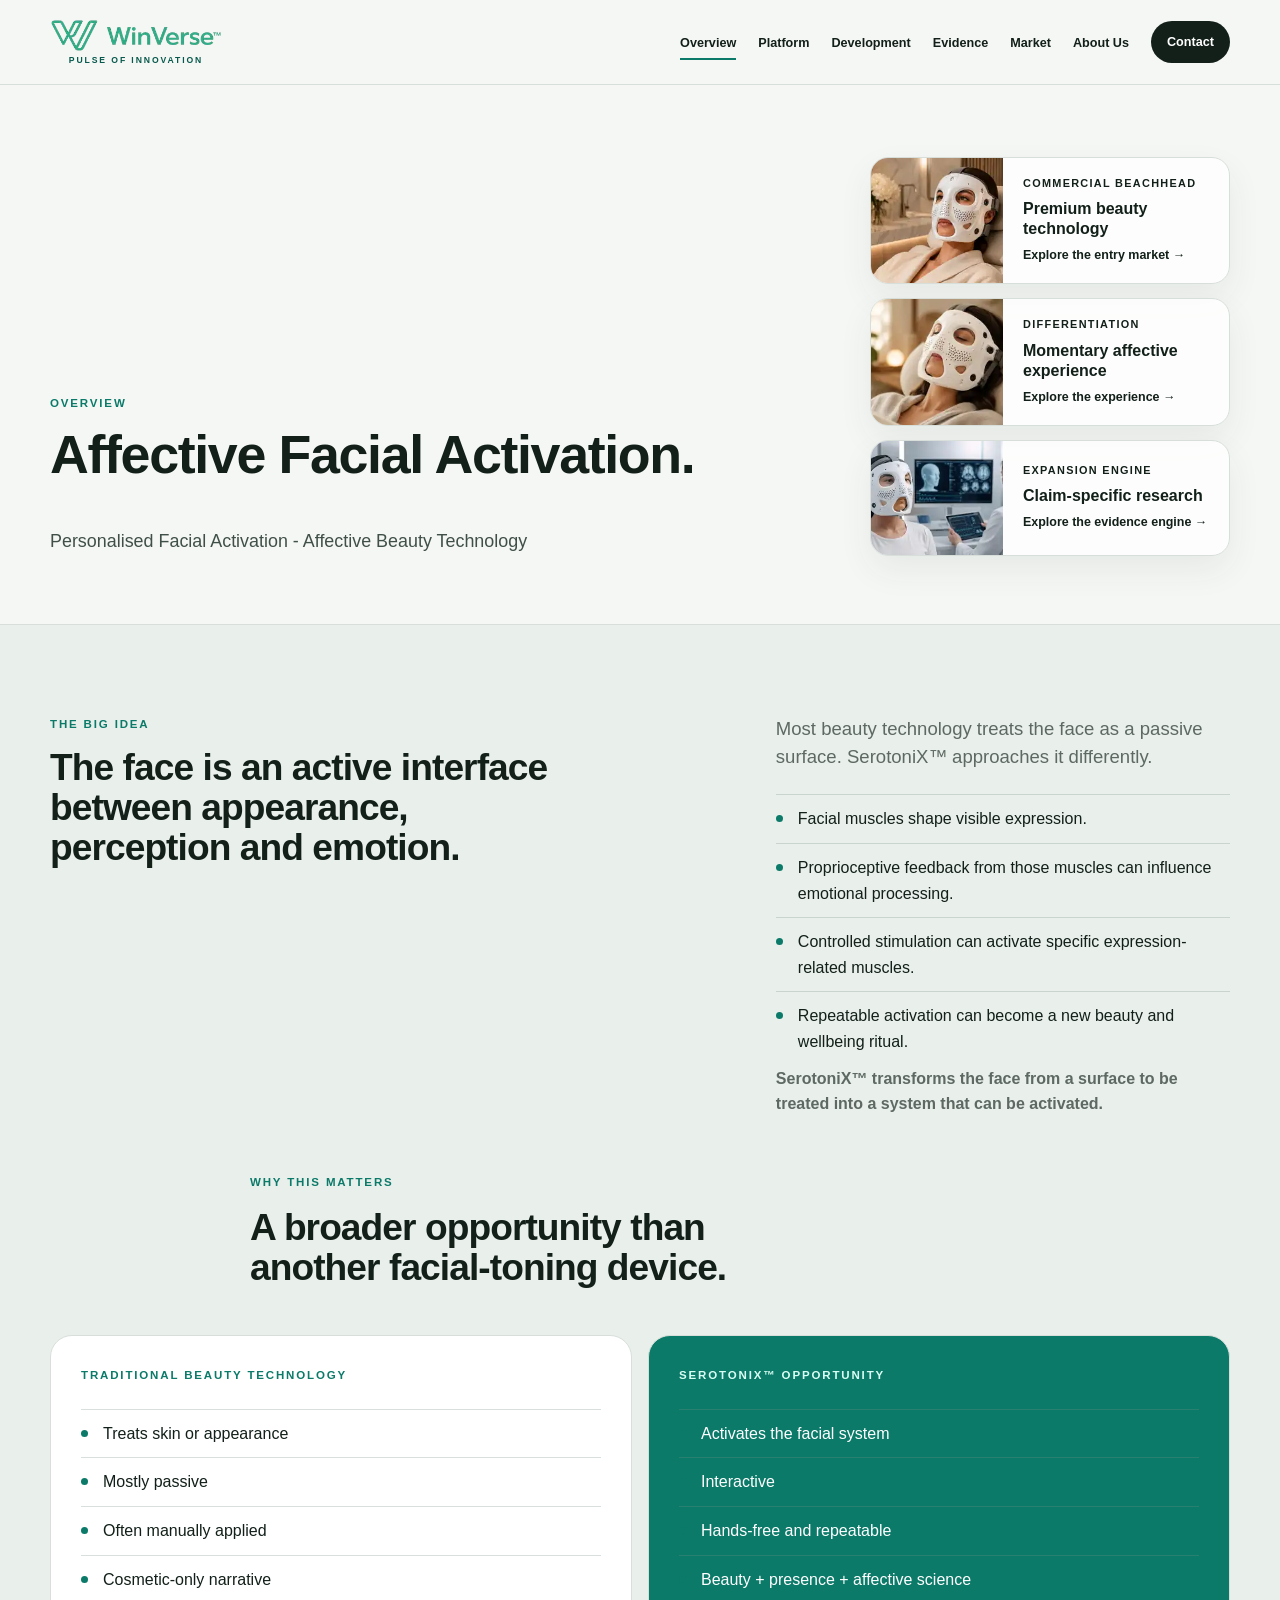
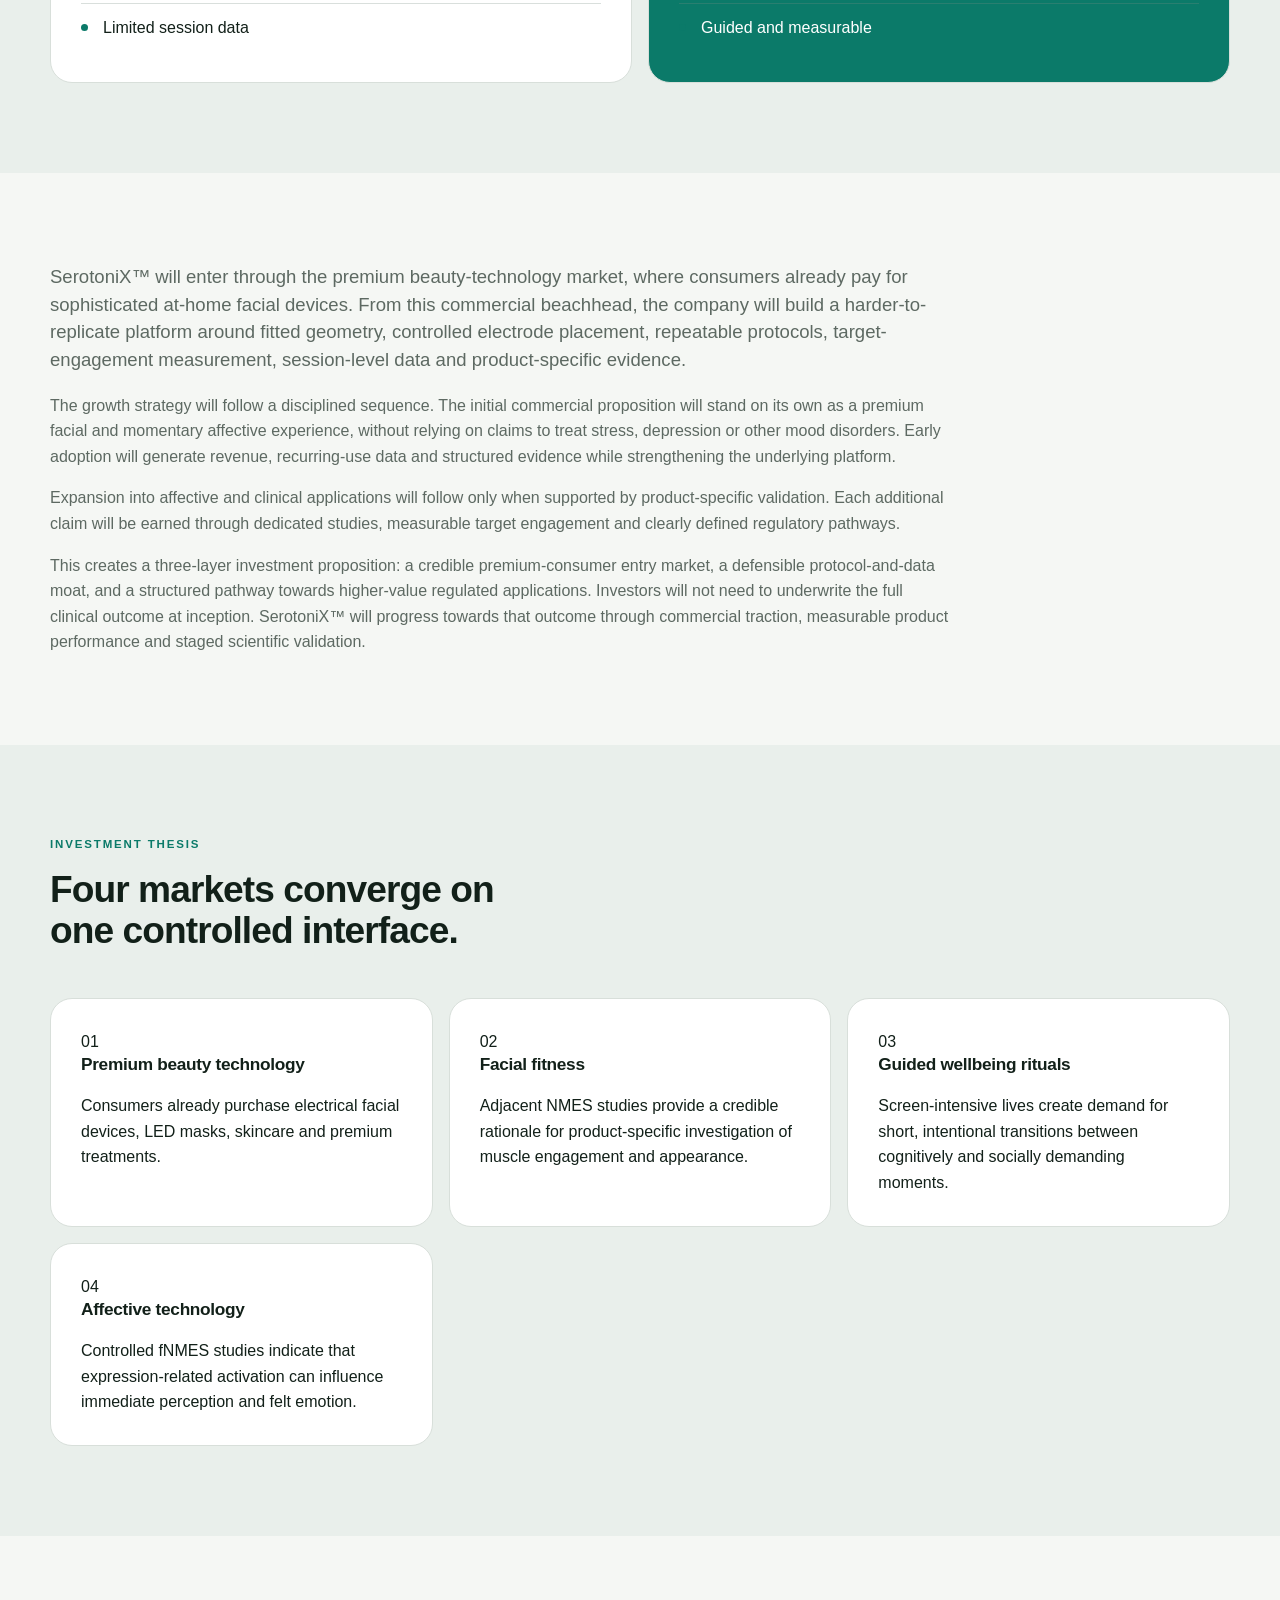
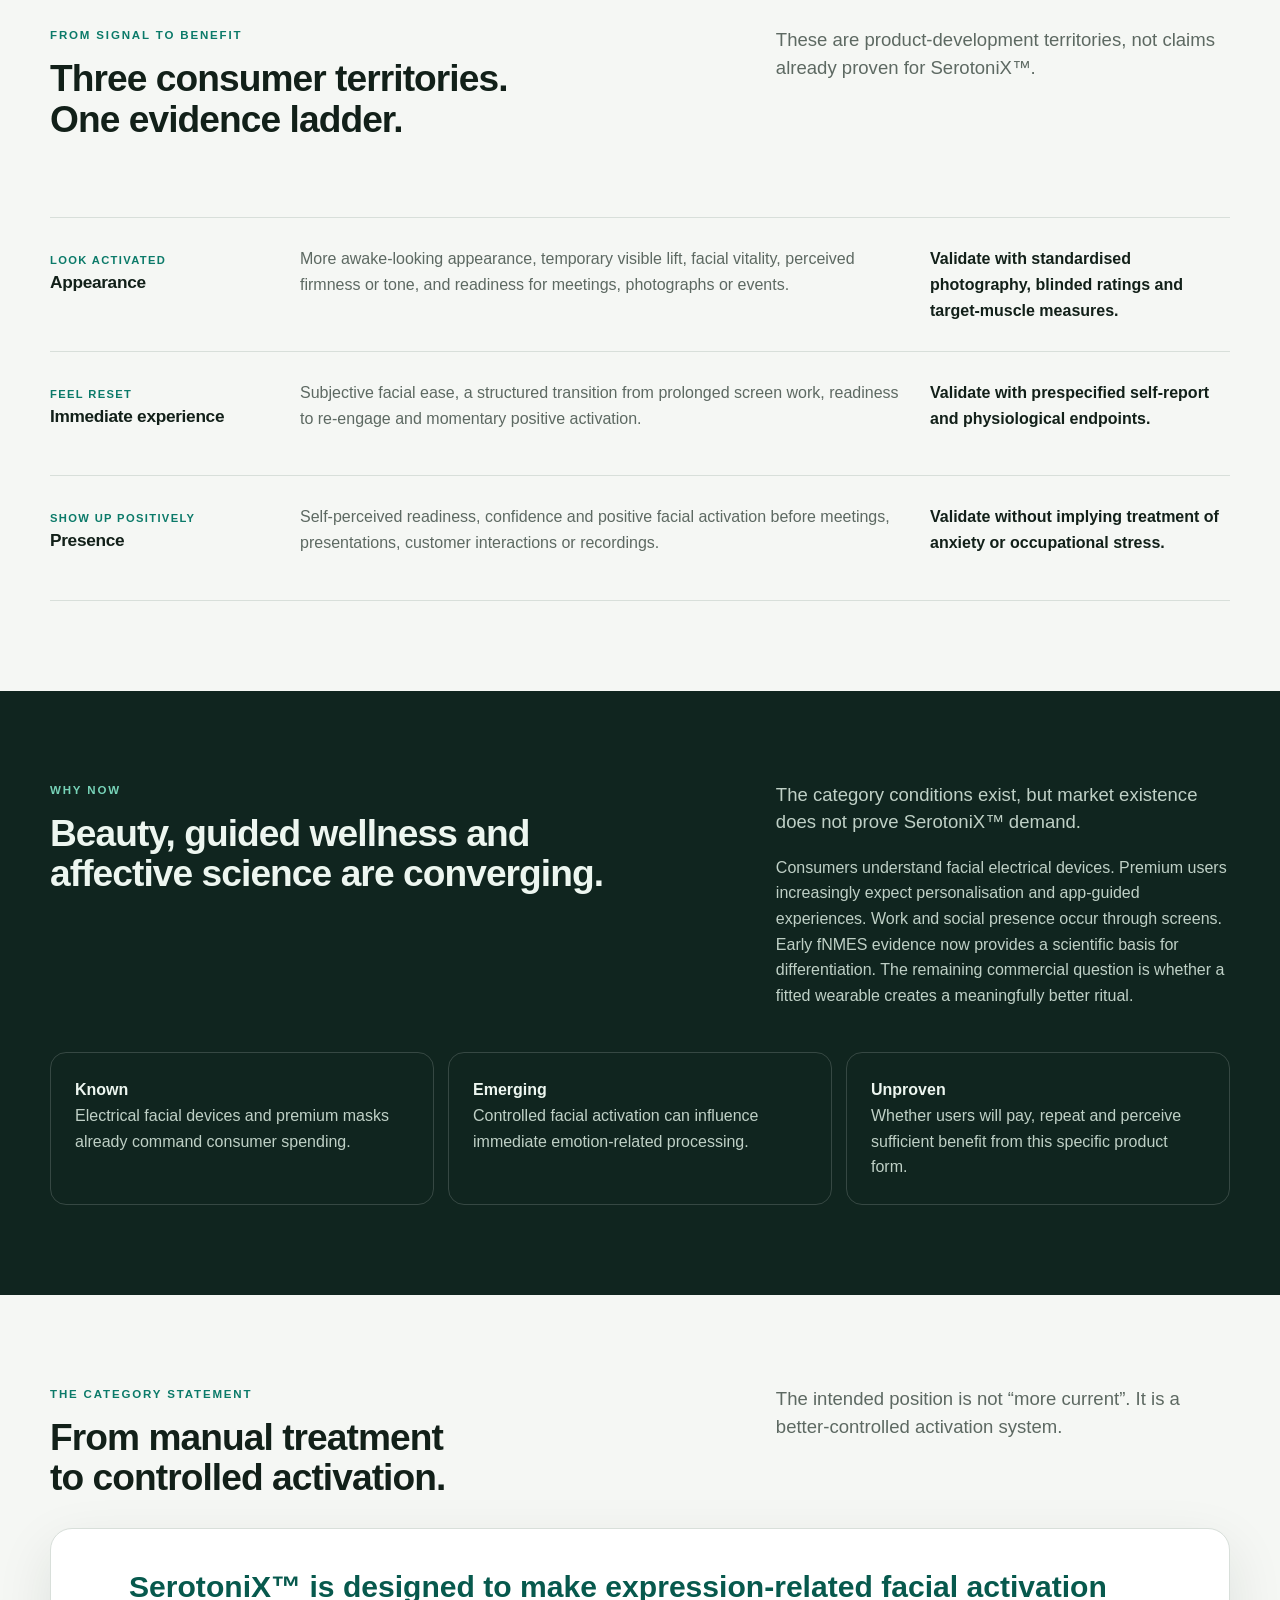
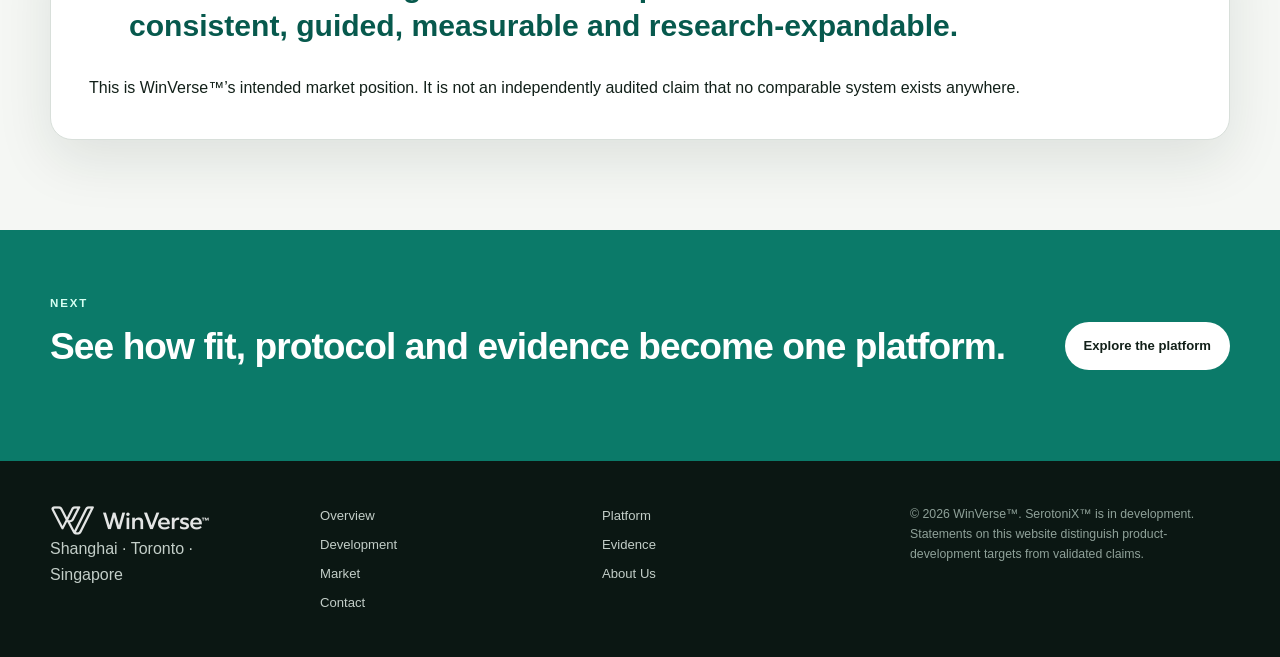
<file: overview.html>
<!doctype html>
<html lang="en">
<head>
  <meta charset="utf-8">
  <meta name="viewport" content="width=device-width, initial-scale=1, viewport-fit=cover">
  <meta name="theme-color" content="#f5f7f4">
  <meta name="description" content="The category, investment thesis and consumer benefit architecture behind SerotoniX™ personalised facial activation.">
  <meta property="og:title" content="WinVerse™ — SerotoniX™ Overview">
  <meta property="og:description" content="The category, investment thesis and consumer benefit architecture behind SerotoniX™ personalised facial activation.">
  <meta property="og:type" content="website">
  <title>WinVerse™ — SerotoniX™ Overview</title>
  <link rel="stylesheet" href="styles.css">
  <link rel="stylesheet" href="typography.css">
  <link rel="stylesheet" href="leadership.css">
  <link rel="stylesheet" href="pillar-visuals.css">
  <script defer src="script.js"></script>
</head>
<body class="subpage">
<a class="skip-link" href="#main">Skip to content</a>
<header class="site-header" data-header>
  <div class="shell header-inner">
    <a class="brand" href="index.html" aria-label="WinVerse home">
      <img class="brand-logo" src="assets/winverse-logo.webp" width="900" height="186" alt="WinVerse™">
      <span class="brand-tagline">Pulse of Innovation</span>
    </a>
    <button class="menu-button" type="button" aria-expanded="false" aria-controls="site-nav" data-menu-button>
      <span>Menu</span><span class="menu-icon" aria-hidden="true"><i></i><i></i></span>
    </button>
    <nav class="site-nav" id="site-nav" aria-label="Primary navigation" data-nav>
      <a href="overview.html" class="is-active" aria-current="page">Overview</a>
      <a href="platform.html">Platform</a>
      <a href="development.html">Development</a>
      <a href="evidence.html">Evidence</a>
      <a href="market.html">Market</a>
      <a href="about.html">About Us</a>
      <a class="nav-cta" href="contact.html">Contact</a>
    </nav>
  </div>
</header>
<main id="main">
  <section class="page-hero">
    <div class="shell page-hero-grid">
      <div>
        <p class="eyebrow">Overview</p>
        <h1>Affective Facial Activation.</h1>
        <p class="page-lede">Personalised Facial Activation - Affective Beauty Technology</p>
      </div>
      <aside class="pillar-nav" aria-label="Three-part strategic thesis">
        <a class="pillar-card" href="commercial-beachhead.html">
          <span class="pillar-thumb pillar-image-beauty" role="img" aria-label="SerotoniX wearable used in a premium beauty setting"></span>
          <span class="pillar-copy"><small>Commercial beachhead</small><strong>Premium beauty technology</strong><span class="card-arrow">Explore the entry market →</span></span>
        </a>
        <a class="pillar-card" href="differentiation.html">
          <span class="pillar-thumb pillar-image-affective" role="img" aria-label="SerotoniX wearable used during a calm personal reset"></span>
          <span class="pillar-copy"><small>Differentiation</small><strong>Momentary affective experience</strong><span class="card-arrow">Explore the experience →</span></span>
        </a>
        <a class="pillar-card" href="expansion-engine.html">
          <span class="pillar-thumb pillar-image-research" role="img" aria-label="SerotoniX wearable evaluated in a research environment"></span>
          <span class="pillar-copy"><small>Expansion engine</small><strong>Claim-specific research</strong><span class="card-arrow">Explore the evidence engine →</span></span>
        </a>
      </aside>
    </div>
  </section>

  <section class="section section-tint">
    <div class="shell split-heading">
      <div>
        <p class="eyebrow">The big idea</p>
        <h2>The face is an active interface between appearance, perception and emotion.</h2>
      </div>
      <div class="prose">
        <p class="lead">Most beauty technology treats the face as a passive surface. SerotoniX™ approaches it differently.</p>
        <ul class="check-list">
          <li>Facial muscles shape visible expression.</li>
          <li>Proprioceptive feedback from those muscles can influence emotional processing.</li>
          <li>Controlled stimulation can activate specific expression-related muscles.</li>
          <li>Repeatable activation can become a new beauty and wellbeing ritual.</li>
        </ul>
        <p><strong>SerotoniX™ transforms the face from a surface to be treated into a system that can be activated.</strong></p>
      </div>
    </div>
    <div class="shell section-heading narrow" style="margin-top: 56px;">
      <p class="eyebrow">Why this matters</p>
      <h2>A broader opportunity than another facial-toning device.</h2>
    </div>
    <div class="shell compare-grid">
      <article class="compare-card">
        <p class="eyebrow">Traditional beauty technology</p>
        <ul class="clean-list">
          <li>Treats skin or appearance</li>
          <li>Mostly passive</li>
          <li>Often manually applied</li>
          <li>Cosmetic-only narrative</li>
          <li>Limited session data</li>
        </ul>
      </article>
      <article class="compare-card accent">
        <p class="eyebrow">SerotoniX™ opportunity</p>
        <ul class="clean-list">
          <li>Activates the facial system</li>
          <li>Interactive</li>
          <li>Hands-free and repeatable</li>
          <li>Beauty + presence + affective science</li>
          <li>Guided and measurable</li>
        </ul>
      </article>
    </div>
  </section>

  <section class="section">
    <div class="shell">
      <div class="prose" style="max-width: 900px;">
        <p class="lead">SerotoniX™ will enter through the premium beauty-technology market, where consumers already pay for sophisticated at-home facial devices. From this commercial beachhead, the company will build a harder-to-replicate platform around fitted geometry, controlled electrode placement, repeatable protocols, target-engagement measurement, session-level data and product-specific evidence.</p>
        <p>The growth strategy will follow a disciplined sequence. The initial commercial proposition will stand on its own as a premium facial and momentary affective experience, without relying on claims to treat stress, depression or other mood disorders. Early adoption will generate revenue, recurring-use data and structured evidence while strengthening the underlying platform.</p>
        <p>Expansion into affective and clinical applications will follow only when supported by product-specific validation. Each additional claim will be earned through dedicated studies, measurable target engagement and clearly defined regulatory pathways.</p>
        <p>This creates a three-layer investment proposition: a credible premium-consumer entry market, a defensible protocol-and-data moat, and a structured pathway towards higher-value regulated applications. Investors will not need to underwrite the full clinical outcome at inception. SerotoniX™ will progress towards that outcome through commercial traction, measurable product performance and staged scientific validation.</p>
      </div>
    </div>
  </section>

  <section class="section section-tint">
    <div class="shell">
      <div class="section-heading narrow"><p class="eyebrow">Investment thesis</p><h2>Four markets converge on one controlled interface.</h2></div>
      <div class="convergence-grid">
        <article><span>01</span><h3>Premium beauty technology</h3><p>Consumers already purchase electrical facial devices, LED masks, skincare and premium treatments.</p></article>
        <article><span>02</span><h3>Facial fitness</h3><p>Adjacent NMES studies provide a credible rationale for product-specific investigation of muscle engagement and appearance.</p></article>
        <article><span>03</span><h3>Guided wellbeing rituals</h3><p>Screen-intensive lives create demand for short, intentional transitions between cognitively and socially demanding moments.</p></article>
        <article><span>04</span><h3>Affective technology</h3><p>Controlled fNMES studies indicate that expression-related activation can influence immediate perception and felt emotion.</p></article>
      </div>
    </div>
  </section>

  <section class="section">
    <div class="shell split-heading">
      <div><p class="eyebrow">From signal to benefit</p><h2>Three consumer territories. One evidence ladder.</h2></div>
      <div class="prose"><p class="lead">These are product-development territories, not claims already proven for SerotoniX™.</p></div>
    </div>
    <div class="shell benefit-table">
      <div class="benefit-row"><div><span>LOOK ACTIVATED</span><h3>Appearance</h3></div><p>More awake-looking appearance, temporary visible lift, facial vitality, perceived firmness or tone, and readiness for meetings, photographs or events.</p><strong>Validate with standardised photography, blinded ratings and target-muscle measures.</strong></div>
      <div class="benefit-row"><div><span>FEEL RESET</span><h3>Immediate experience</h3></div><p>Subjective facial ease, a structured transition from prolonged screen work, readiness to re-engage and momentary positive activation.</p><strong>Validate with prespecified self-report and physiological endpoints.</strong></div>
      <div class="benefit-row"><div><span>SHOW UP POSITIVELY</span><h3>Presence</h3></div><p>Self-perceived readiness, confidence and positive facial activation before meetings, presentations, customer interactions or recordings.</p><strong>Validate without implying treatment of anxiety or occupational stress.</strong></div>
    </div>
  </section>

  <section class="section section-dark">
    <div class="shell split-heading">
      <div><p class="eyebrow">Why now</p><h2>Beauty, guided wellness and affective science are converging.</h2></div>
      <div class="prose"><p class="lead">The category conditions exist, but market existence does not prove SerotoniX™ demand.</p><p>Consumers understand facial electrical devices. Premium users increasingly expect personalisation and app-guided experiences. Work and social presence occur through screens. Early fNMES evidence now provides a scientific basis for differentiation. The remaining commercial question is whether a fitted wearable creates a meaningfully better ritual.</p></div>
    </div>
    <div class="shell signal-grid">
      <article><strong>Known</strong><p>Electrical facial devices and premium masks already command consumer spending.</p></article>
      <article><strong>Emerging</strong><p>Controlled facial activation can influence immediate emotion-related processing.</p></article>
      <article><strong>Unproven</strong><p>Whether users will pay, repeat and perceive sufficient benefit from this specific product form.</p></article>
    </div>
  </section>

  <section class="section">
    <div class="shell split-heading">
      <div><p class="eyebrow">The category statement</p><h2>From manual treatment to controlled activation.</h2></div>
      <div class="prose"><p class="lead">The intended position is not “more current”. It is a better-controlled activation system.</p></div>
    </div>
    <div class="shell category-statement">
      <blockquote>SerotoniX™ is designed to make expression-related facial activation consistent, guided, measurable and research-expandable.</blockquote>
      <p>This is WinVerse™’s intended market position. It is not an independently audited claim that no comparable system exists anywhere.</p>
    </div>
  </section>

  <section class="cta-band">
    <div class="shell"><div><p class="eyebrow">Next</p><h2>See how fit, protocol and evidence become one platform.</h2></div><a class="button button-light" href="platform.html">Explore the platform</a></div>
  </section>
</main>
<footer class="site-footer">
  <div class="shell footer-grid">
    <div>
      <img class="footer-logo" src="assets/winverse-logo.webp" width="900" height="186" alt="WinVerse™">
      <p>Shanghai · Toronto · Singapore</p>
    </div>
    <nav aria-label="Footer navigation">
      <a href="overview.html">Overview</a>
      <a href="platform.html">Platform</a>
      <a href="development.html">Development</a>
      <a href="evidence.html">Evidence</a>
      <a href="market.html">Market</a>
      <a href="about.html">About Us</a>
      <a href="contact.html">Contact</a>
    </nav>
    <p class="footer-note">© <span data-year></span> WinVerse™. SerotoniX™ is in development. Statements on this website distinguish product-development targets from validated claims.</p>
  </div>
</footer>
</body>
</html>
</file>
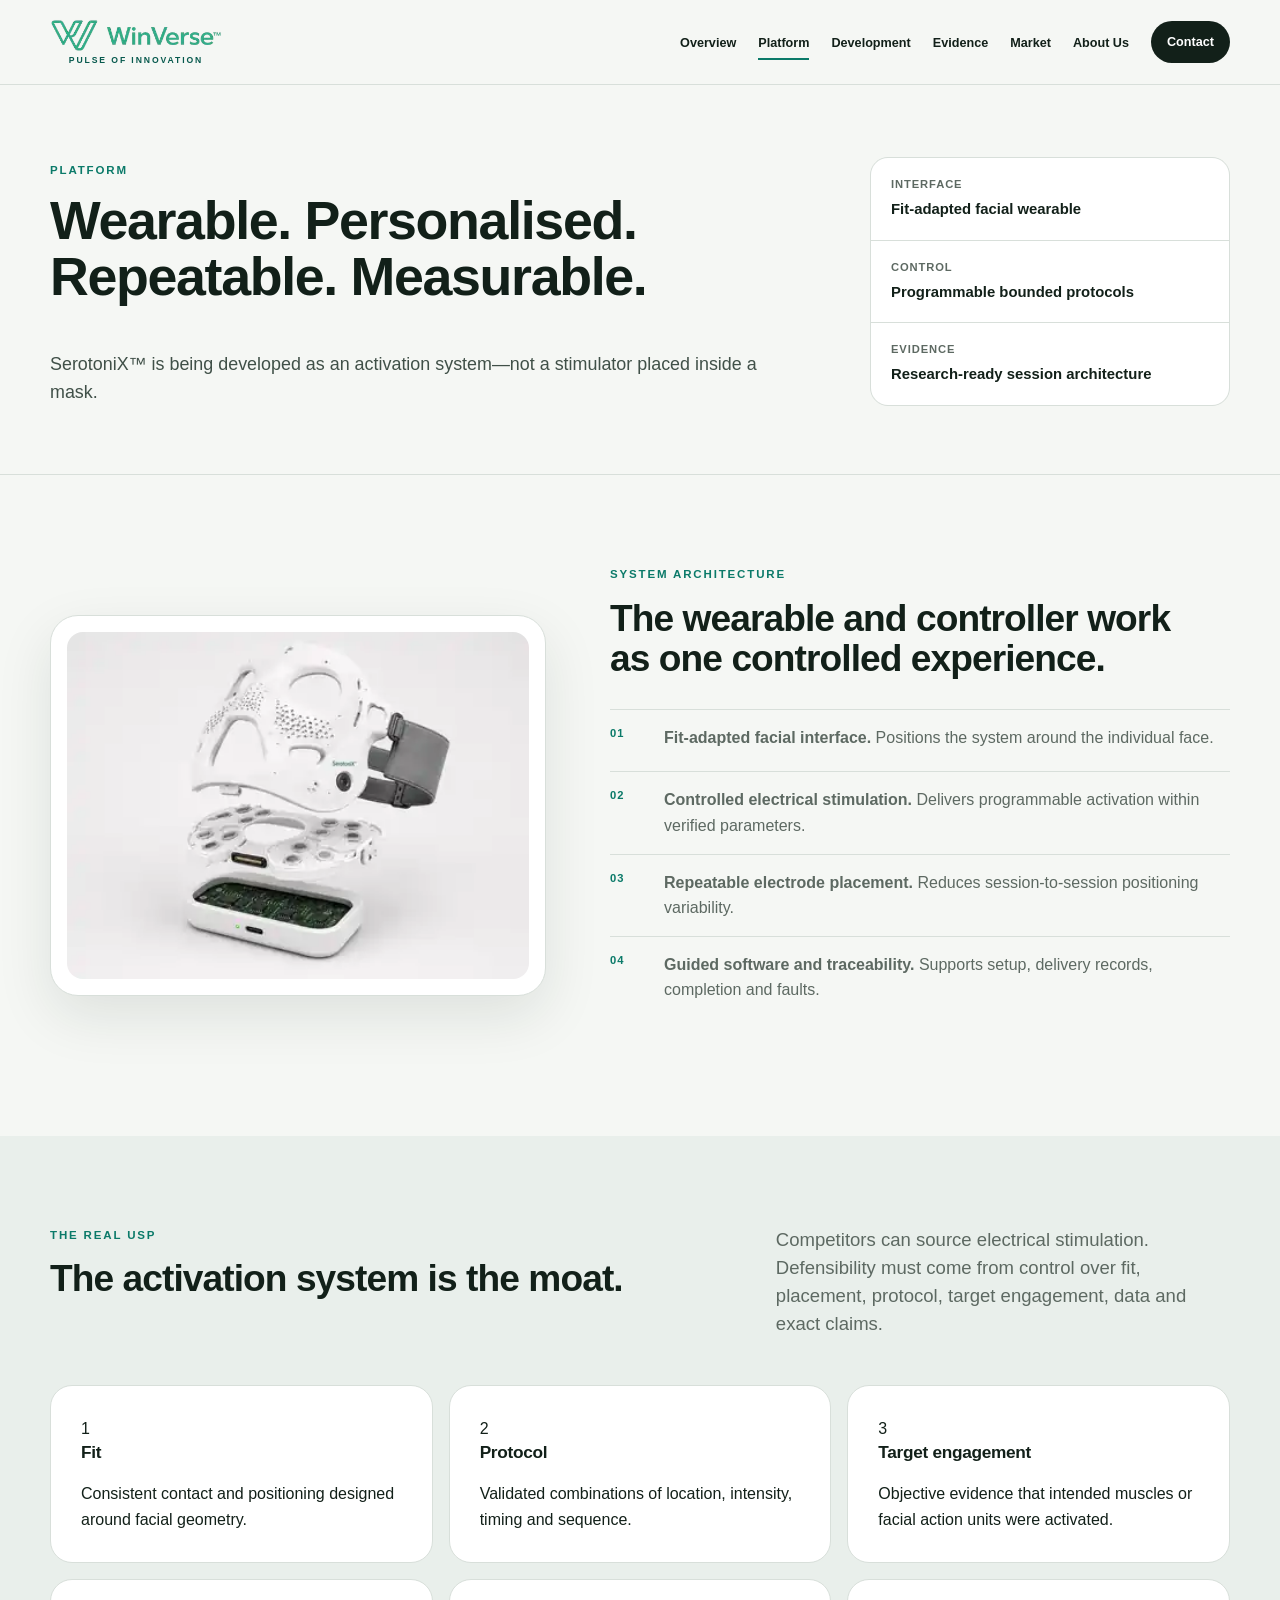
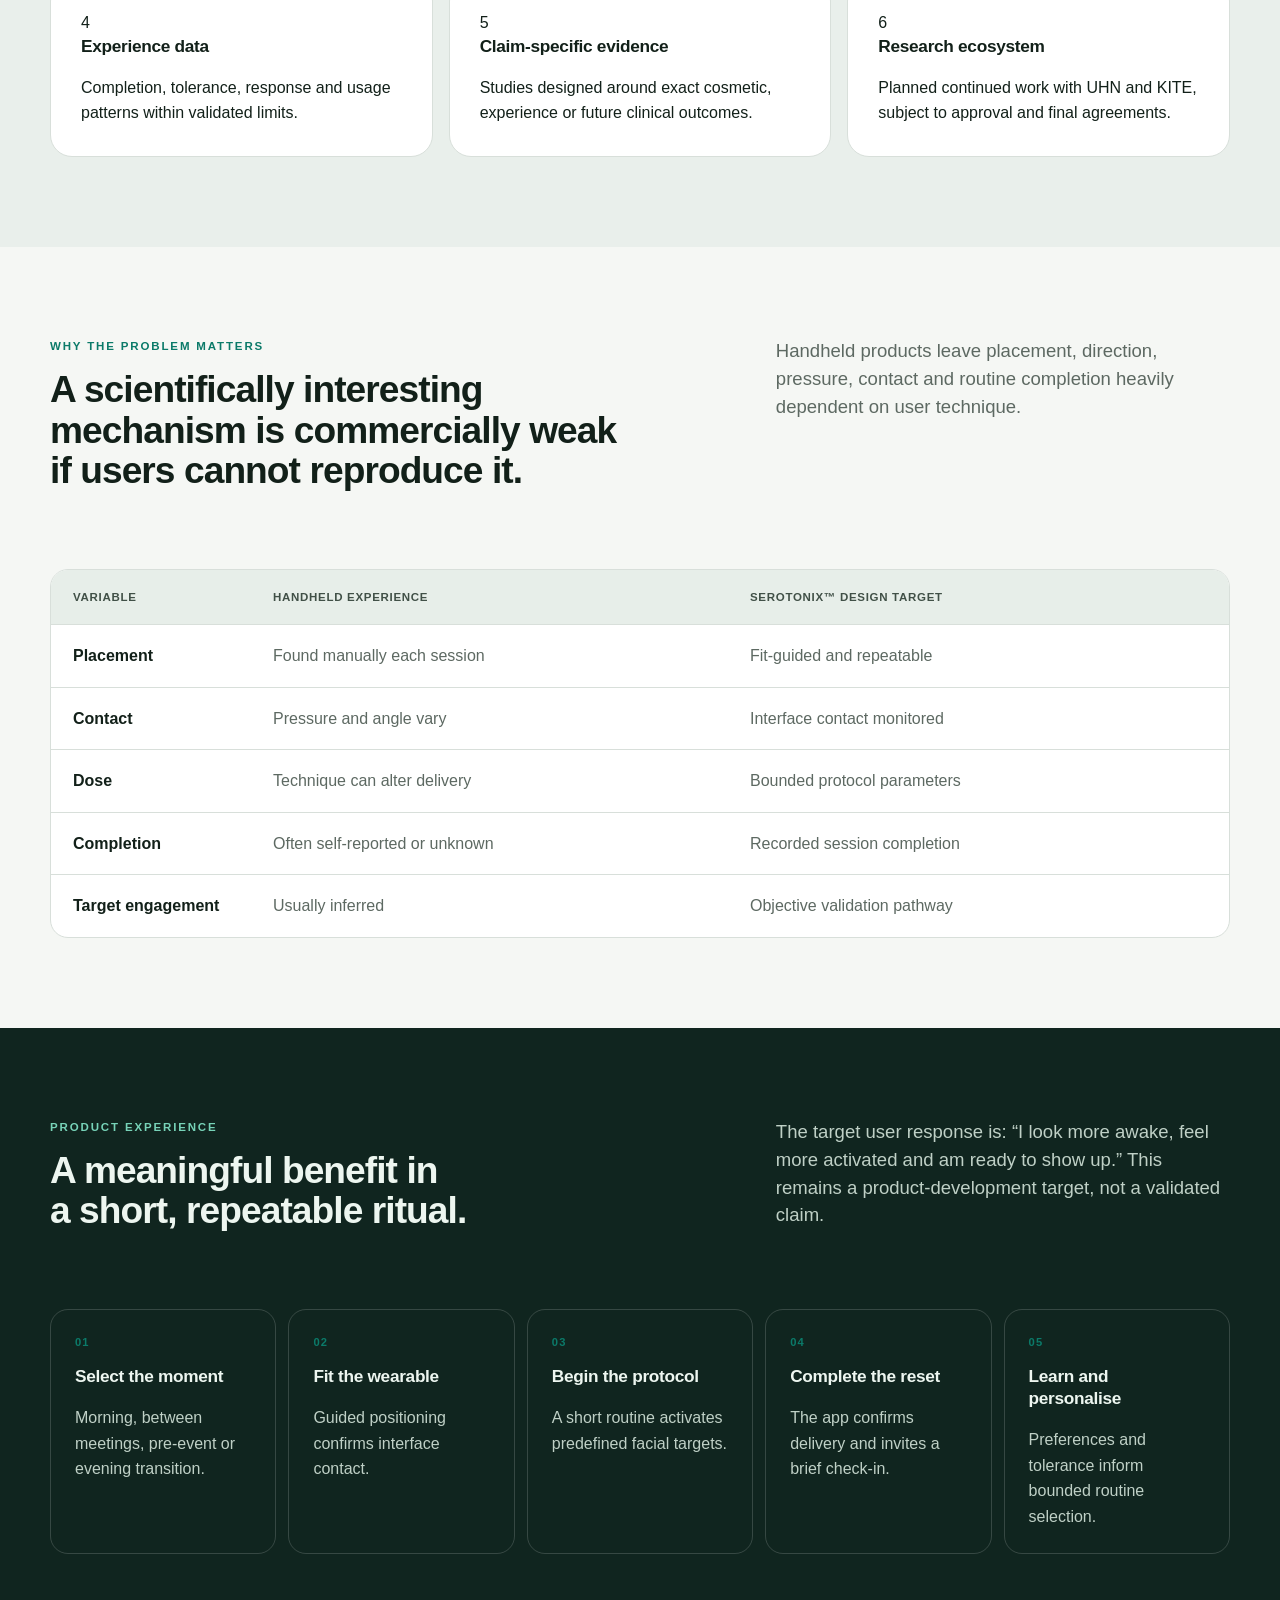
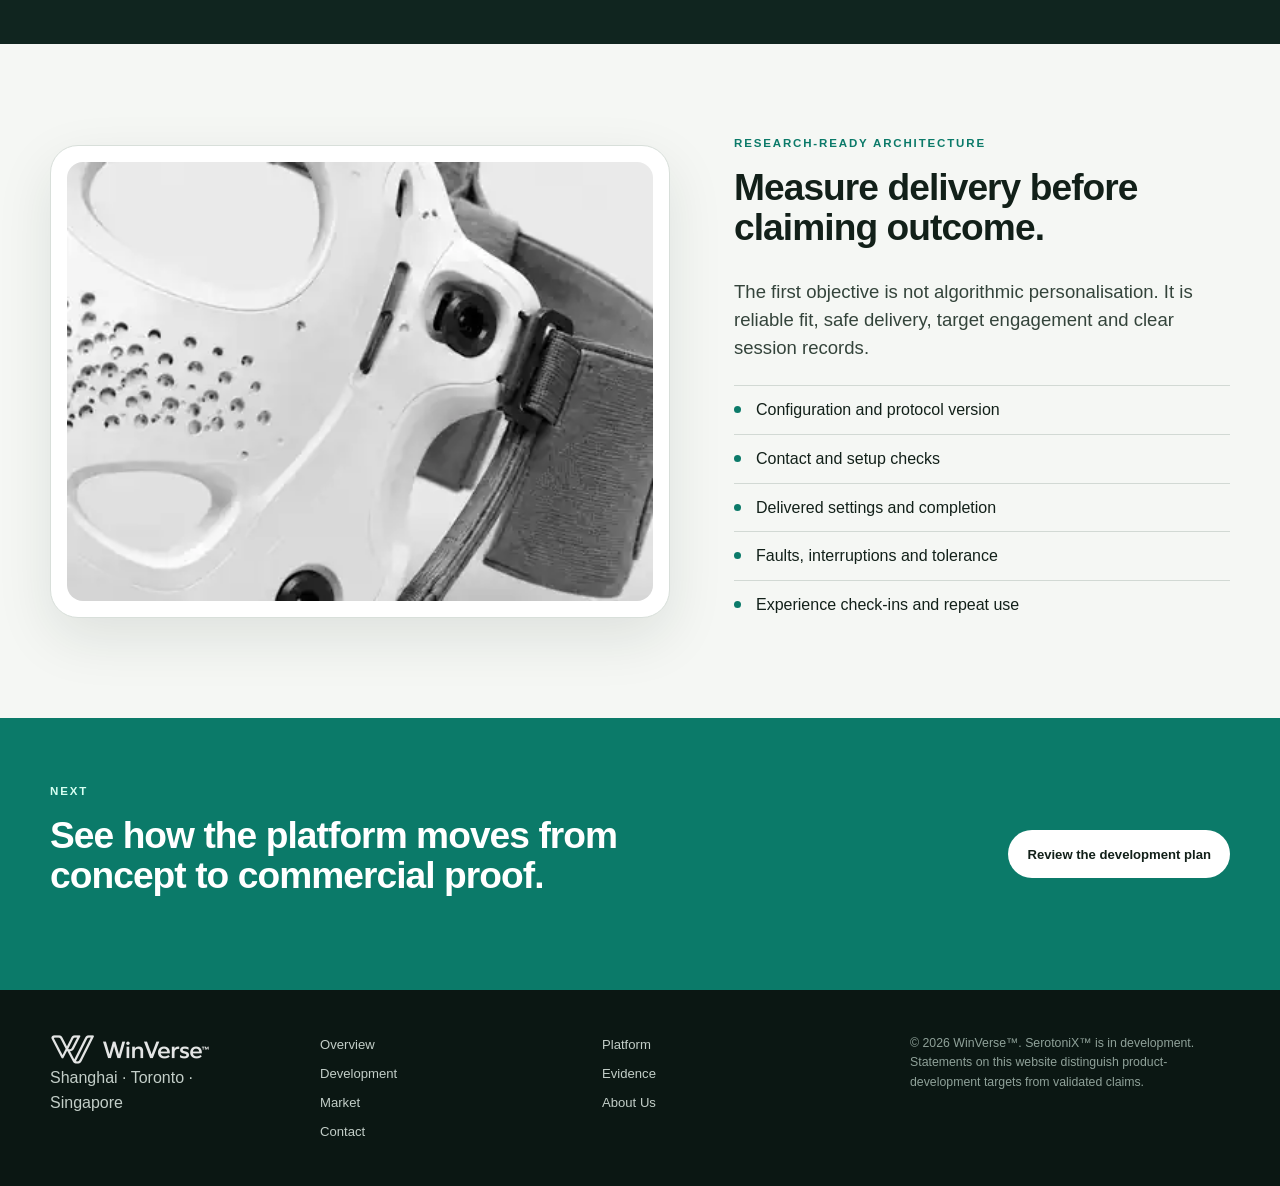
<file: platform.html>
<!doctype html><html lang="en"><head><meta charset="utf-8"><meta name="viewport" content="width=device-width, initial-scale=1, viewport-fit=cover"><meta name="theme-color" content="#f5f7f4"><meta name="description" content="The fit, protocol, target-engagement, data and evidence architecture of the SerotoniX™ facial-activation platform."><meta property="og:title" content="WinVerse™ — SerotoniX™ Platform"><meta property="og:description" content="The fit, protocol, target-engagement, data and evidence architecture of the SerotoniX™ facial-activation platform."><meta property="og:type" content="website"><title>WinVerse™ — SerotoniX™ Platform</title><link rel="stylesheet" href="styles.css"><link rel="stylesheet" href="typography.css"><link rel="stylesheet" href="leadership.css"><script defer src="script.js"></script></head><body class="subpage"><a class="skip-link" href="#main">Skip to content</a><header class="site-header" data-header><div class="shell header-inner"><a class="brand" href="index.html" aria-label="WinVerse home"><img class="brand-logo" src="assets/winverse-logo.webp" width="900" height="186" alt="WinVerse™"><span class="brand-tagline">Pulse of Innovation</span></a><button class="menu-button" type="button" aria-expanded="false" aria-controls="site-nav" data-menu-button><span>Menu</span><span class="menu-icon" aria-hidden="true"><i></i><i></i></span></button><nav class="site-nav" id="site-nav" aria-label="Primary navigation" data-nav><a href="overview.html">Overview</a><a href="platform.html" class="is-active" aria-current="page">Platform</a><a href="development.html">Development</a><a href="evidence.html">Evidence</a><a href="market.html">Market</a><a href="about.html">About Us</a><a class="nav-cta" href="contact.html">Contact</a></nav></div></header><main id="main"><section class="page-hero"><div class="shell page-hero-grid"><div><p class="eyebrow">Platform</p><h1>Wearable. Personalised. Repeatable. Measurable.</h1><p class="page-lede">SerotoniX™ is being developed as an activation system—not a stimulator placed inside a mask.</p></div><aside class="page-meta"><div><span>Interface</span><strong>Fit-adapted facial wearable</strong></div><div><span>Control</span><strong>Programmable bounded protocols</strong></div><div><span>Evidence</span><strong>Research-ready session architecture</strong></div></aside></div></section><section class="section"><div class="shell product-feature reverse"><div class="product-image"><img src="assets/serotonix-exploded.webp" width="1200" height="900" alt="Exploded SerotoniX concept with facial shell, contact interface and compact controller"></div><div class="product-copy"><p class="eyebrow">System architecture</p><h2>The wearable and controller work as one controlled experience.</h2><div class="numbered-stack"><div><span>01</span><p><strong>Fit-adapted facial interface.</strong> Positions the system around the individual face.</p></div><div><span>02</span><p><strong>Controlled electrical stimulation.</strong> Delivers programmable activation within verified parameters.</p></div><div><span>03</span><p><strong>Repeatable electrode placement.</strong> Reduces session-to-session positioning variability.</p></div><div><span>04</span><p><strong>Guided software and traceability.</strong> Supports setup, delivery records, completion and faults.</p></div></div></div></div></section><section class="section section-tint"><div class="shell split-heading"><div><p class="eyebrow">The real USP</p><h2>The activation system is the moat.</h2></div><div class="prose"><p class="lead">Competitors can source electrical stimulation. Defensibility must come from control over fit, placement, protocol, target engagement, data and exact claims.</p></div></div><div class="shell moat-grid"><article><span>1</span><h3>Fit</h3><p>Consistent contact and positioning designed around facial geometry.</p></article><article><span>2</span><h3>Protocol</h3><p>Validated combinations of location, intensity, timing and sequence.</p></article><article><span>3</span><h3>Target engagement</h3><p>Objective evidence that intended muscles or facial action units were activated.</p></article><article><span>4</span><h3>Experience data</h3><p>Completion, tolerance, response and usage patterns within validated limits.</p></article><article><span>5</span><h3>Claim-specific evidence</h3><p>Studies designed around exact cosmetic, experience or future clinical outcomes.</p></article><article><span>6</span><h3>Research ecosystem</h3><p>Planned continued work with UHN and KITE, subject to approval and final agreements.</p></article></div></section><section class="section"><div class="shell split-heading"><div><p class="eyebrow">Why the problem matters</p><h2>A scientifically interesting mechanism is commercially weak if users cannot reproduce it.</h2></div><div class="prose"><p class="lead">Handheld products leave placement, direction, pressure, contact and routine completion heavily dependent on user technique.</p></div></div><div class="shell control-table"><div class="table-head"><span>Variable</span><span>Handheld experience</span><span>SerotoniX™ design target</span></div><div><strong>Placement</strong><p>Found manually each session</p><p>Fit-guided and repeatable</p></div><div><strong>Contact</strong><p>Pressure and angle vary</p><p>Interface contact monitored</p></div><div><strong>Dose</strong><p>Technique can alter delivery</p><p>Bounded protocol parameters</p></div><div><strong>Completion</strong><p>Often self-reported or unknown</p><p>Recorded session completion</p></div><div><strong>Target engagement</strong><p>Usually inferred</p><p>Objective validation pathway</p></div></div></section><section class="section section-dark"><div class="shell split-heading"><div><p class="eyebrow">Product experience</p><h2>A meaningful benefit in a short, repeatable ritual.</h2></div><div class="prose"><p class="lead">The target user response is: “I look more awake, feel more activated and am ready to show up.” This remains a product-development target, not a validated claim.</p></div></div><div class="shell journey-grid"><article><span>01</span><h3>Select the moment</h3><p>Morning, between meetings, pre-event or evening transition.</p></article><article><span>02</span><h3>Fit the wearable</h3><p>Guided positioning confirms interface contact.</p></article><article><span>03</span><h3>Begin the protocol</h3><p>A short routine activates predefined facial targets.</p></article><article><span>04</span><h3>Complete the reset</h3><p>The app confirms delivery and invites a brief check-in.</p></article><article><span>05</span><h3>Learn and personalise</h3><p>Preferences and tolerance inform bounded routine selection.</p></article></div></section><section class="section"><div class="shell product-feature"><div class="product-image"><img src="assets/serotonix-detail.webp" width="1200" height="900" alt="Detailed SerotoniX concept showing shell, connector and adjustable fit interface"></div><div class="product-copy"><p class="eyebrow">Research-ready architecture</p><h2>Measure delivery before claiming outcome.</h2><p class="lead">The first objective is not algorithmic personalisation. It is reliable fit, safe delivery, target engagement and clear session records.</p><ul class="check-list"><li>Configuration and protocol version</li><li>Contact and setup checks</li><li>Delivered settings and completion</li><li>Faults, interruptions and tolerance</li><li>Experience check-ins and repeat use</li></ul></div></div></section><section class="cta-band"><div class="shell"><div><p class="eyebrow">Next</p><h2>See how the platform moves from concept to commercial proof.</h2></div><a class="button button-light" href="development.html">Review the development plan</a></div></section></main><footer class="site-footer"><div class="shell footer-grid"><div><img class="footer-logo" src="assets/winverse-logo.webp" width="900" height="186" alt="WinVerse™"><p>Shanghai · Toronto · Singapore</p></div><nav aria-label="Footer navigation"><a href="overview.html">Overview</a><a href="platform.html">Platform</a><a href="development.html">Development</a><a href="evidence.html">Evidence</a><a href="market.html">Market</a><a href="about.html">About Us</a><a href="contact.html">Contact</a></nav><p class="footer-note">© <span data-year></span> WinVerse™. SerotoniX™ is in development. Statements on this website distinguish product-development targets from validated claims.</p></div></footer></body></html>
</file>
<file: styles.css>
:root{--paper:#f5f7f4;--ink:#122019;--muted:#5d6962;--line:#d8dfda;--teal:#0b7a69;--teal-dark:#07594d;--soft:#dcece7;--dark:#10251f;--shadow:0 20px 55px rgba(20,42,33,.1);--radius:22px;--shell:min(1180px,calc(100% - 48px));--header:84px}
*{box-sizing:border-box}html{scroll-behavior:smooth}body{margin:0;background:var(--paper);color:var(--ink);font:16px/1.6 Inter,ui-sans-serif,-apple-system,BlinkMacSystemFont,"Segoe UI",Arial,sans-serif}body.menu-open{overflow:hidden}img{display:block;max-width:100%;height:auto}a{color:inherit;text-decoration:none}p,h1,h2,h3,ul,blockquote{margin-top:0}h1,h2,h3{font-weight:620}p:last-child{margin-bottom:0}.shell{width:var(--shell);margin:auto}.skip-link{position:fixed;z-index:1000;left:16px;top:12px;transform:translateY(-160%);padding:10px 14px;background:var(--ink);color:#fff;border-radius:8px}.skip-link:focus{transform:none}
.site-header{position:sticky;top:0;z-index:100;background:rgba(245,247,244,.95);backdrop-filter:blur(18px);border-bottom:1px solid var(--line)}.header-inner{min-height:var(--header);display:flex;align-items:center;gap:28px}.brand{display:flex;flex-direction:column;align-items:center;gap:4px}.brand-logo{width:172px}.brand-tagline{font-size:.54rem;line-height:1;text-transform:uppercase;letter-spacing:.22em;font-weight:800;color:var(--teal-dark)}.site-nav{margin-left:auto;display:flex;align-items:center;gap:22px;font-size:.79rem;font-weight:700}.site-nav a{position:relative;padding:31px 0 28px}.site-nav a:not(.nav-cta):after{content:"";position:absolute;left:0;right:100%;bottom:22px;height:2px;background:var(--teal);transition:.2s}.site-nav a:hover:after,.site-nav a.is-active:after{right:0}.site-nav .nav-cta{padding:11px 16px;border-radius:999px;background:var(--ink);color:#fff}.site-nav .nav-cta:hover,.site-nav .nav-cta.is-active{background:var(--teal)}.menu-button{display:none;border:0;background:none;color:var(--ink);font:inherit;font-weight:700}.menu-icon{display:grid;gap:5px;width:22px}.menu-icon i{height:2px;background:currentColor}
.eyebrow{margin-bottom:14px;color:var(--teal);font-size:.72rem;font-weight:800;letter-spacing:.16em;text-transform:uppercase}.lead{color:#34443b}.hero{padding:72px 0 86px}.hero-grid{display:grid;grid-template-columns:minmax(0,1.05fr) minmax(420px,.95fr);gap:70px;align-items:center}.hero-copy h1 span{color:var(--teal)}.hero-lede,.page-lede{color:#405048}.hero-actions,.cta-actions{display:flex;flex-wrap:wrap;gap:12px;margin-top:30px}.button{display:inline-flex;align-items:center;justify-content:center;min-height:48px;padding:12px 19px;border-radius:999px;font-size:.82rem;font-weight:760;transition:.18s}.button:hover{transform:translateY(-2px)}.button-primary{background:var(--teal);color:#fff}.button-secondary{border:1px solid #aebbb3;background:#fff}.button-light{background:#fff;color:var(--ink)}.text-link{display:inline-block;margin-top:18px;color:var(--teal-dark);font-weight:720}.light{color:#d7fff2}.claim-boundary{margin-top:30px;padding-left:16px;border-left:3px solid var(--teal);max-width:650px;color:var(--muted);font-size:.92rem}
.hero-visual,.product-image{padding:16px;border:1px solid var(--line);border-radius:28px;background:#fff;box-shadow:var(--shadow)}.hero-visual>img,.product-image img{width:100%;aspect-ratio:4/3;object-fit:cover;border-radius:16px;background:#edf1ee}.hero-fact-grid{display:grid;grid-template-columns:repeat(3,1fr);gap:1px;margin-top:18px;background:var(--line);border:1px solid var(--line);border-radius:16px;overflow:hidden}.hero-fact-grid>div{padding:18px;background:#fff}.hero-fact-grid span,.numbered-stack span,.journey-grid span,.phase-grid span,.risk-grid span,.persona-grid>article>span,.win-grid span{display:block;margin-bottom:14px;color:var(--teal);font-size:.7rem;font-weight:800;letter-spacing:.1em}.hero-fact-grid strong{display:block;font-size:.92rem}.hero-fact-grid p{margin-top:6px;color:var(--muted);font-size:.76rem;line-height:1.45}
.section{padding:90px 0}.section-rule{border-top:1px solid var(--line)}.section-tint{background:#e9efeb}.section-dark{background:var(--dark);color:#edf6f0}.section-dark .eyebrow{color:#77d3b8}.section-dark p,.section-dark .lead,.section-dark .prose p{color:#bfd0c6}.split-heading{display:grid;grid-template-columns:minmax(0,1.05fr) minmax(320px,.75fr);gap:90px}.split-heading h2{max-width:760px}.prose{max-width:640px}.prose p{color:var(--muted)}.section-heading.narrow{max-width:780px;margin-bottom:48px}.compare-grid,.territory-grid,.evidence-cards,.persona-grid,.team-grid,.convergence-grid,.moat-grid,.research-grid,.risk-grid,.win-grid{display:grid;grid-template-columns:repeat(3,1fr);gap:16px;margin-top:48px}.compare-grid{grid-template-columns:repeat(2,1fr)}.compare-card,.territory-grid article,.persona-grid article,.convergence-grid article,.moat-grid article,.research-grid article,.risk-grid article,.win-grid article{padding:30px;border:1px solid var(--line);border-radius:var(--radius);background:#fff}.compare-card.accent{background:var(--teal);color:#fff}.compare-card.accent .eyebrow{color:#d9fff4}.clean-list,.check-list{padding:0;margin:24px 0 0;list-style:none}.clean-list li,.check-list li{position:relative;padding:11px 0 11px 22px;border-top:1px solid rgba(120,140,128,.28)}.clean-list li:before,.check-list li:before{content:"";position:absolute;left:0;top:20px;width:7px;height:7px;border-radius:50%;background:var(--teal)}.evidence-cards article{padding:30px;border:1px solid rgba(220,236,226,.18);border-radius:var(--radius);background:rgba(255,255,255,.055)}.evidence-cards.light-cards article{background:#fff;border-color:var(--line);color:var(--ink)}.metric{display:block;margin-bottom:28px;font-size:3rem;line-height:1;font-weight:650;color:#7cd9bd}.light-cards .metric{color:var(--teal)}.evidence-judgment{display:grid;grid-template-columns:180px 1fr auto;gap:32px;margin-top:22px;padding:26px;border-top:1px solid rgba(255,255,255,.16)}.product-feature{display:grid;grid-template-columns:1fr .8fr;gap:64px;align-items:center}.product-feature.reverse{grid-template-columns:.8fr 1fr}.numbered-stack{margin:28px 0}.numbered-stack>div{display:grid;grid-template-columns:42px 1fr;gap:12px;padding:15px 0;border-top:1px solid var(--line)}.numbered-stack p{margin:0;color:var(--muted)}
.claim-ladder-preview{display:grid;grid-template-columns:380px 1fr;gap:70px}.ladder{display:grid;gap:8px}.ladder>div{display:grid;grid-template-columns:36px 155px 1fr;gap:18px;align-items:center;padding:17px 20px;border:1px solid var(--line);border-radius:14px;background:#fff}.ladder span{display:grid;place-items:center;width:30px;height:30px;border-radius:50%;background:var(--soft);color:var(--teal-dark);font-weight:800}.ladder p{margin:0;color:var(--muted);font-size:.9rem}.team-intro{display:grid;grid-template-columns:1fr 1fr;gap:70px;margin-bottom:44px}.team-grid{margin-top:0}.team-card{overflow:hidden;border:1px solid var(--line);border-radius:var(--radius);background:#fff}.team-content{padding:24px}.team-role{margin-bottom:6px;color:var(--teal);font-size:.72rem;font-weight:800;letter-spacing:.1em;text-transform:uppercase}.team-content p:not(.team-role),.persona-grid p{color:var(--muted)}.profile-links{display:flex;gap:14px;margin-top:16px;font-size:.82rem;font-weight:700;color:var(--teal-dark)}
.cta-band{padding:64px 0;background:var(--teal);color:#fff}.cta-band .shell{display:grid;grid-template-columns:1fr auto;gap:30px;align-items:center}.cta-band .eyebrow{color:#d7fff2}.page-hero{padding:72px 0 68px;border-bottom:1px solid var(--line)}.page-hero-grid{display:grid;grid-template-columns:1fr 360px;gap:70px;align-items:end}.page-meta{display:grid;gap:1px;background:var(--line);border:1px solid var(--line);border-radius:18px;overflow:hidden}.page-meta>div{padding:18px 20px;background:#fff}.page-meta span{display:block;color:var(--muted);font-size:.7rem;font-weight:720;text-transform:uppercase;letter-spacing:.08em}.page-meta strong{display:block;margin-top:4px;font-size:.93rem}
.benefit-table,.indicator-list{margin-top:48px;border-top:1px solid var(--line)}.benefit-row{display:grid;grid-template-columns:220px 1fr 300px;gap:30px;padding:28px 0;border-bottom:1px solid var(--line)}.benefit-row span{color:var(--teal);font-size:.7rem;font-weight:800;letter-spacing:.12em}.benefit-row p,.indicator-list p{color:var(--muted)}.signal-grid,.source-grid,.business-grid,.phase-grid,.decision-grid,.collaboration-grid,.principle-list{display:grid;grid-template-columns:repeat(4,1fr);gap:14px;margin-top:44px}.signal-grid{grid-template-columns:repeat(3,1fr)}.signal-grid article,.phase-grid article,.decision-grid article,.principle-list>div{padding:24px;border:1px solid rgba(255,255,255,.16);border-radius:16px}.category-statement,.judgment-panel,.contact-panel,.milestone-card{padding:38px;border:1px solid var(--line);border-radius:var(--radius);background:#fff;box-shadow:var(--shadow)}.category-statement blockquote{color:var(--teal-dark);font-weight:600}
.control-table,.claim-table,.competitive-table,.forecast-table{margin-top:48px;border:1px solid var(--line);border-radius:18px;overflow:hidden;background:#fff}.control-table>div,.claim-table>div,.competitive-table>div,.forecast-table>div{display:grid;gap:20px;padding:18px 22px;border-top:1px solid var(--line)}.control-table>div{grid-template-columns:180px 1fr 1fr}.claim-table>div{grid-template-columns:220px 1fr 1fr}.competitive-table>div{grid-template-columns:1.45fr repeat(5,1fr)}.forecast-table>div{grid-template-columns:1.4fr 1fr 1fr}.table-head,.claim-head{border-top:0!important;background:#e7eee9;color:#415047;font-size:.72rem;font-weight:800;text-transform:uppercase;letter-spacing:.06em}.control-table p,.claim-table p,.competitive-table p,.forecast-table p{margin:0;color:var(--muted)}.competitive-table .highlight{background:#e2f0eb}.table-note{margin-top:14px;color:var(--muted);font-size:.82rem}
.journey-grid,.timeline{display:grid;grid-template-columns:repeat(5,1fr);gap:12px;margin-top:48px}.journey-grid article,.timeline article{padding:24px;border-radius:18px;border:1px solid var(--line);background:#fff}.section-dark .journey-grid article{background:transparent;border-color:rgba(255,255,255,.16)}.evidence-ladder{display:grid;gap:10px;margin-top:48px}.evidence-ladder article{display:grid;grid-template-columns:120px 220px 1fr;gap:26px;padding:24px;border:1px solid var(--line);border-radius:16px;background:#fff}.evidence-ladder span,.timeline span,.study-meta{color:var(--teal);font-size:.72rem;font-weight:800;text-transform:uppercase;letter-spacing:.08em}.timeline ul,.phase-grid ul{padding-left:17px;color:var(--muted)}.flywheel{display:flex;justify-content:space-between;gap:10px;margin-top:34px;padding:22px;border:1px solid rgba(255,255,255,.16);border-radius:16px}.indicator-list>div{display:grid;grid-template-columns:220px 1fr;gap:30px;padding:20px 0;border-bottom:1px solid var(--line)}
.judgment-panel{display:grid;grid-template-columns:1fr .75fr;gap:70px}.study-stack{display:grid;gap:14px}.study-stack article{display:grid;grid-template-columns:70px 1fr;gap:22px;padding:28px;border:1px solid rgba(255,255,255,.16);border-radius:18px}.study-number{display:grid;place-items:center;width:54px;height:54px;border-radius:50%;background:#20483b;color:#8ee2c7;font-weight:800}.limit{margin-top:16px!important;font-size:.86rem}.source-link{display:inline-block;margin-top:14px;color:#87e1c5;font-size:.84rem;font-weight:720}.light-cards .source-link,.dark-link{color:var(--teal-dark)}.source-grid a{padding:22px;border:1px solid rgba(255,255,255,.16);border-radius:16px}.source-grid strong,.source-grid span{display:block}.source-grid span{margin-top:9px;color:#bfd0c6;font-size:.82rem}
.confidence-list{display:grid;gap:10px;margin-top:44px}.confidence-list>div{display:grid;grid-template-columns:170px 1fr;gap:24px;padding:18px 0;border-bottom:1px solid var(--line)}.confidence{display:inline-flex;align-items:center;justify-content:center;min-height:30px;padding:6px 10px;border-radius:999px;font-size:.7rem;font-weight:800}.confirmed{background:#dcefe7;color:#075c4b}.supported{background:#e5efe0;color:#415d24}.plausible{background:#f2ecd4;color:#725b06}.speculative{background:#f4e5d6;color:#7a481c}.contradicted{background:#f1dddd;color:#7d3030}
.business-grid article,.collaboration-grid article{padding:26px;border:1px solid var(--line);border-radius:18px;background:#fff}.price{display:block;margin:18px 0;font-size:2.5rem;font-weight:650;color:var(--teal-dark)}.forecast-layout,.funds-layout{display:grid;grid-template-columns:1fr 340px;gap:36px;margin-top:44px}.scenario-stack,.fund-bars{display:grid;gap:10px}.scenario-stack>div,.fund-bars>div{display:flex;justify-content:space-between;padding:16px;border:1px solid var(--line);border-radius:12px;background:#fff}.scenario-stack .active{background:var(--teal);color:#fff}.fund-bars>div{position:relative;overflow:hidden}.fund-bars>div:before{content:"";position:absolute;inset:0 auto 0 0;width:var(--w);background:var(--soft)}.fund-bars span,.fund-bars strong{position:relative}.submission-list{display:grid;gap:1px;margin-top:44px;background:var(--line);border:1px solid var(--line);border-radius:18px;overflow:hidden}.submission-list>div{display:grid;grid-template-columns:70px 1fr;gap:22px;padding:22px;background:#fff}.contact-panel{display:grid;grid-template-columns:1fr auto;gap:40px;align-items:center}.next-step{display:grid;grid-template-columns:200px 1fr;gap:30px;margin-top:28px;padding:24px 0;border-top:1px solid var(--line)}
.site-footer{padding:44px 0;background:#0b1713;color:#c3cec8}.footer-grid{display:grid;grid-template-columns:220px 1fr 320px;gap:50px}.footer-logo{width:160px;filter:brightness(0) invert(1);opacity:.9}.footer-grid nav{display:grid;grid-template-columns:repeat(2,1fr);gap:8px 24px;font-size:.82rem}.footer-note{font-size:.77rem;color:#8fa199}.reveal{opacity:0;transform:translateY(16px);transition:.5s}.reveal.is-visible{opacity:1;transform:none}
@media(max-width:1100px){:root{--header:72px;--shell:min(100% - 36px,980px)}.menu-button{display:flex;align-items:center;gap:10px;margin-left:auto}.site-nav{position:fixed;inset:var(--header) 0 auto;display:grid;gap:0;padding:14px 22px 24px;background:var(--paper);border-bottom:1px solid var(--line);transform:translateY(-130%);opacity:0;visibility:hidden;transition:.22s}.site-nav.is-open{transform:none;opacity:1;visibility:visible}.site-nav a{padding:14px 4px;border-bottom:1px solid var(--line)}.site-nav a:after{display:none}.site-nav .nav-cta{margin-top:12px;text-align:center}.hero-grid,.page-hero-grid,.split-heading,.product-feature,.product-feature.reverse,.judgment-panel,.claim-ladder-preview,.team-intro,.forecast-layout,.funds-layout{grid-template-columns:1fr}.page-meta{grid-template-columns:repeat(3,1fr)}.journey-grid,.timeline{grid-template-columns:repeat(3,1fr)}.business-grid,.source-grid,.collaboration-grid,.phase-grid,.decision-grid{grid-template-columns:repeat(2,1fr)}.footer-grid{grid-template-columns:200px 1fr}.footer-note{grid-column:1/-1}}
@media(max-width:760px){:root{--shell:min(100% - 28px,680px)}.brand-logo{width:145px}.hero,.page-hero{padding:52px 0}.section{padding:68px 0}.hero-fact-grid,.evidence-cards,.territory-grid,.team-grid,.convergence-grid,.moat-grid,.research-grid,.risk-grid,.win-grid,.persona-grid,.principle-list,.compare-grid,.signal-grid,.business-grid,.source-grid,.collaboration-grid,.phase-grid,.decision-grid{grid-template-columns:1fr}.page-meta{grid-template-columns:1fr}.benefit-row,.confidence-list>div,.indicator-list>div,.next-step{grid-template-columns:1fr;gap:8px}.control-table,.claim-table,.competitive-table,.forecast-table{overflow-x:auto}.control-table>div{min-width:680px}.claim-table>div{min-width:760px}.competitive-table>div{min-width:920px}.forecast-table>div{min-width:560px}.evidence-ladder article{grid-template-columns:1fr;gap:8px}.timeline,.journey-grid{grid-template-columns:1fr}.study-stack article{grid-template-columns:1fr}.cta-band .shell,.contact-panel{grid-template-columns:1fr}.footer-grid{grid-template-columns:1fr}.ladder>div{grid-template-columns:36px 1fr}.ladder p{grid-column:2}}
@media(prefers-reduced-motion:reduce){html{scroll-behavior:auto}.reveal{opacity:1;transform:none;transition:none}}
</file>
<file: typography.css>
/*
  WinVerse™ proportional typography system.
  Loaded after page-specific styles so every page shares one restrained,
  readable hierarchy across desktop, tablet and mobile.
*/

:root {
  --type-display: clamp(2.5rem, 4.8vw, 4.75rem);
  --type-page-title: clamp(2.4rem, 4.2vw, 4.15rem);
  --type-section-title: clamp(1.85rem, 2.9vw, 2.9rem);
  --type-card-title: clamp(1.08rem, 1.35vw, 1.38rem);
  --type-cta-title: clamp(1.95rem, 3.15vw, 3.35rem);
}

h1,
h2,
h3 {
  letter-spacing: -.025em;
  text-wrap: balance;
}

h1 {
  max-width: 820px;
  font-size: var(--type-display);
  line-height: 1.03;
}

h2 {
  font-size: var(--type-section-title);
  line-height: 1.08;
}

h3 {
  font-size: var(--type-card-title);
  line-height: 1.26;
  letter-spacing: -.018em;
}

.lead {
  font-size: clamp(1.08rem, 1.45vw, 1.35rem);
  line-height: 1.5;
}

.hero-copy h1 {
  max-width: 760px;
}

.hero-copy .eyebrow {
  margin-bottom: 20px;
}

.hero-lede {
  max-width: 650px;
  margin-top: 24px;
  font-size: clamp(1.08rem, 1.45vw, 1.32rem);
  line-height: 1.55;
}

.section-heading .eyebrow {
  margin-bottom: 16px;
}

.page-hero h1 {
  max-width: 820px;
  font-size: var(--type-page-title);
  line-height: 1.04;
}

.page-lede {
  max-width: 720px;
  margin-top: 22px;
  font-size: clamp(1.06rem, 1.4vw, 1.3rem);
  line-height: 1.58;
}

.content-heading {
  margin-bottom: 48px;
}

.content-heading h2,
.compact-heading h2 {
  max-width: 760px;
  margin-top: 14px;
  font-size: var(--type-section-title);
}

.contact-section h2,
.page-cta h2 {
  max-width: 720px;
  font-size: var(--type-cta-title);
  line-height: 1.08;
}

.contact-panel h2 {
  font-size: clamp(1.85rem, 2.8vw, 3rem);
  line-height: 1.1;
}

.judgment-copy h2 {
  max-width: 780px;
  font-size: clamp(1.9rem, 2.85vw, 3.05rem);
  line-height: 1.1;
}

.trial-panel h3 {
  font-size: clamp(1.35rem, 2vw, 1.9rem);
}

.category-statement blockquote {
  font-size: clamp(1.45rem, 2.35vw, 2.45rem);
  line-height: 1.3;
}

.market-context-card .metric {
  font-size: clamp(1.9rem, 3vw, 3rem);
}

.price-card .price {
  font-size: clamp(2rem, 3.15vw, 3.35rem);
}

@media (max-width: 940px) {
  :root {
    --type-display: clamp(2.45rem, 7.6vw, 4.1rem);
    --type-page-title: clamp(2.35rem, 7vw, 3.8rem);
    --type-section-title: clamp(1.8rem, 5.2vw, 2.75rem);
    --type-cta-title: clamp(1.9rem, 5.4vw, 2.9rem);
  }

  .hero-copy h1,
  .page-hero h1,
  .content-heading h2,
  .compact-heading h2 {
    max-width: 720px;
  }
}

@media (max-width: 680px) {
  :root {
    --type-display: clamp(2.25rem, 10vw, 3.05rem);
    --type-page-title: clamp(2.2rem, 9.6vw, 2.95rem);
    --type-section-title: clamp(1.7rem, 7.3vw, 2.25rem);
    --type-card-title: clamp(1.08rem, 5vw, 1.28rem);
    --type-cta-title: clamp(1.8rem, 7.7vw, 2.35rem);
  }

  h1,
  .page-hero h1 {
    line-height: 1.06;
  }

  h2,
  .content-heading h2,
  .compact-heading h2,
  .contact-section h2,
  .page-cta h2 {
    line-height: 1.12;
  }

  .hero-copy .eyebrow {
    margin-bottom: 16px;
  }

  .hero-lede,
  .page-lede {
    margin-top: 18px;
    font-size: 1.04rem;
  }

  .content-heading {
    margin-bottom: 40px;
  }

  .content-heading h2,
  .compact-heading h2 {
    margin-top: 12px;
  }

  .judgment-copy h2 {
    font-size: clamp(1.7rem, 7.2vw, 2.2rem);
  }

  .category-statement blockquote {
    font-size: clamp(1.35rem, 5.8vw, 1.8rem);
  }
}
</file>
<file: leadership.css>
/* Consistent editorial portrait system for the WinVerse leadership cards. */
.team-grid .team-media {
  height: clamp(252px, 24vw, 320px);
  padding: 0;
  background: #e9ede9;
}

.team-grid .team-photo {
  width: 100%;
  height: 100%;
  max-width: none;
  object-fit: cover;
  transform-origin: center;
}

/* Individual focal points keep eye level and head scale coherent. */
.team-photo-alessa {
  object-position: center 22%;
}

.team-photo-zen {
  object-position: center 18%;
  transform: scale(1.025);
}

.team-photo-milos {
  object-position: center 16%;
  transform: scale(1.04);
}

@media (max-width: 900px) {
  .team-grid .team-media {
    height: clamp(260px, 34vw, 330px);
  }
}

@media (max-width: 680px) {
  .team-grid .team-media {
    height: clamp(280px, 84vw, 390px);
  }

  .team-photo-alessa {
    object-position: center 21%;
  }

  .team-photo-zen {
    object-position: center 17%;
  }

  .team-photo-milos {
    object-position: center 15%;
  }
}
</file>
<file: pillar-visuals.css>
/* Strategic-pillar cards and explainer pages. */
.pillar-nav {
  display: grid;
  gap: 14px;
  align-self: stretch;
}

.pillar-card {
  display: grid;
  grid-template-columns: 132px minmax(0, 1fr);
  min-height: 116px;
  overflow: hidden;
  border: 1px solid var(--line);
  border-radius: 18px;
  background: rgba(255,255,255,.82);
  color: var(--ink);
  text-decoration: none;
  box-shadow: 0 14px 34px rgba(31,55,43,.07);
  transition: transform 180ms ease, border-color 180ms ease, box-shadow 180ms ease;
}

.pillar-card:hover {
  transform: translateY(-2px);
  border-color: rgba(35,104,75,.34);
  box-shadow: 0 20px 42px rgba(31,55,43,.11);
}

.pillar-card:focus-visible {
  outline: 3px solid #89b89b;
  outline-offset: 4px;
}

.pillar-thumb,
.pillar-hero-image {
  display: block;
  background-position: center;
  background-repeat: no-repeat;
  background-size: cover;
}

.pillar-image-beauty {
  background-image: url("assets/pillar-premium-beauty.webp");
}

.pillar-image-affective {
  background-image: url("assets/pillar-affective-experience.webp");
}

.pillar-image-research {
  background-image: url("assets/pillar-claim-research.webp");
}

.pillar-copy {
  display: grid;
  align-content: center;
  gap: 7px;
  padding: 17px 20px;
}

.pillar-copy small,
.pillar-kicker {
  color: var(--green);
  font-size: .68rem;
  font-weight: 800;
  letter-spacing: .12em;
  text-transform: uppercase;
}

.pillar-copy strong {
  font-size: clamp(1rem, 1.2vw, 1.22rem);
  line-height: 1.25;
}

.pillar-copy .card-arrow {
  color: var(--green-dark);
  font-size: .78rem;
  font-weight: 750;
}

.pillar-detail-hero {
  padding: clamp(42px, 7vw, 92px) 0 clamp(58px, 8vw, 104px);
}

.pillar-detail-grid {
  display: grid;
  grid-template-columns: minmax(0, .9fr) minmax(360px, 1.1fr);
  gap: clamp(38px, 6vw, 86px);
  align-items: center;
}

.pillar-detail-copy h1 {
  max-width: 720px;
}

.pillar-detail-copy .page-lede {
  max-width: 650px;
}

.pillar-hero-image {
  min-height: clamp(330px, 42vw, 560px);
  border-radius: 28px;
  box-shadow: 0 26px 65px rgba(27,44,35,.15);
}

.pillar-back {
  display: inline-flex;
  align-items: center;
  gap: 8px;
  margin-bottom: 28px;
  color: var(--green-dark);
  font-size: .82rem;
  font-weight: 750;
  text-decoration: none;
}

.pillar-back:hover {
  text-decoration: underline;
  text-underline-offset: 4px;
}

.pillar-facts {
  display: grid;
  grid-template-columns: repeat(3, minmax(0,1fr));
  gap: 18px;
  margin-top: 36px;
}

.pillar-fact {
  padding: 22px;
  border: 1px solid var(--line);
  border-radius: 18px;
  background: rgba(255,255,255,.7);
}

.pillar-fact span {
  display: block;
  margin-bottom: 8px;
  color: var(--green);
  font-size: .68rem;
  font-weight: 800;
  letter-spacing: .11em;
  text-transform: uppercase;
}

.pillar-fact strong {
  display: block;
  font-size: clamp(1rem,1.2vw,1.22rem);
  line-height: 1.3;
}

.pillar-list {
  display: grid;
  gap: 0;
  border-top: 1px solid var(--line);
}

.pillar-list article {
  display: grid;
  grid-template-columns: 72px minmax(0,1fr);
  gap: 18px;
  padding: 28px 0;
  border-bottom: 1px solid var(--line);
}

.pillar-list article > span {
  color: var(--green);
  font-size: .76rem;
  font-weight: 800;
  letter-spacing: .12em;
}

.pillar-list h3 {
  margin-bottom: 8px;
}

.pillar-boundary {
  padding: clamp(28px,4vw,48px);
  border-radius: 24px;
  background: var(--ink);
  color: #fff;
}

.pillar-boundary h2,
.pillar-boundary h3 {
  color: #fff;
}

.pillar-boundary p,
.pillar-boundary li {
  color: rgba(255,255,255,.79);
}

.pillar-next-grid {
  display: grid;
  grid-template-columns: repeat(3,minmax(0,1fr));
  gap: 16px;
}

.pillar-next-grid a {
  display: grid;
  gap: 8px;
  padding: 24px;
  border: 1px solid var(--line);
  border-radius: 18px;
  background: #fff;
  color: var(--ink);
  text-decoration: none;
}

.pillar-next-grid a:hover {
  border-color: rgba(35,104,75,.34);
}

@media (max-width: 980px) {
  .page-hero-grid:has(.pillar-nav),
  .pillar-detail-grid {
    grid-template-columns: 1fr;
  }

  .pillar-nav {
    grid-template-columns: repeat(3, minmax(0,1fr));
  }

  .pillar-card {
    grid-template-columns: 1fr;
  }

  .pillar-thumb {
    min-height: 160px;
  }

  .pillar-facts,
  .pillar-next-grid {
    grid-template-columns: 1fr;
  }
}

@media (max-width: 700px) {
  .pillar-nav {
    grid-template-columns: 1fr;
  }

  .pillar-card {
    grid-template-columns: 112px minmax(0,1fr);
  }

  .pillar-thumb {
    min-height: 116px;
  }

  .pillar-hero-image {
    min-height: 300px;
    border-radius: 20px;
  }

  .pillar-list article {
    grid-template-columns: 48px minmax(0,1fr);
  }
}

@media (prefers-reduced-motion: reduce) {
  .pillar-card {
    transition: none;
  }
}
</file>
